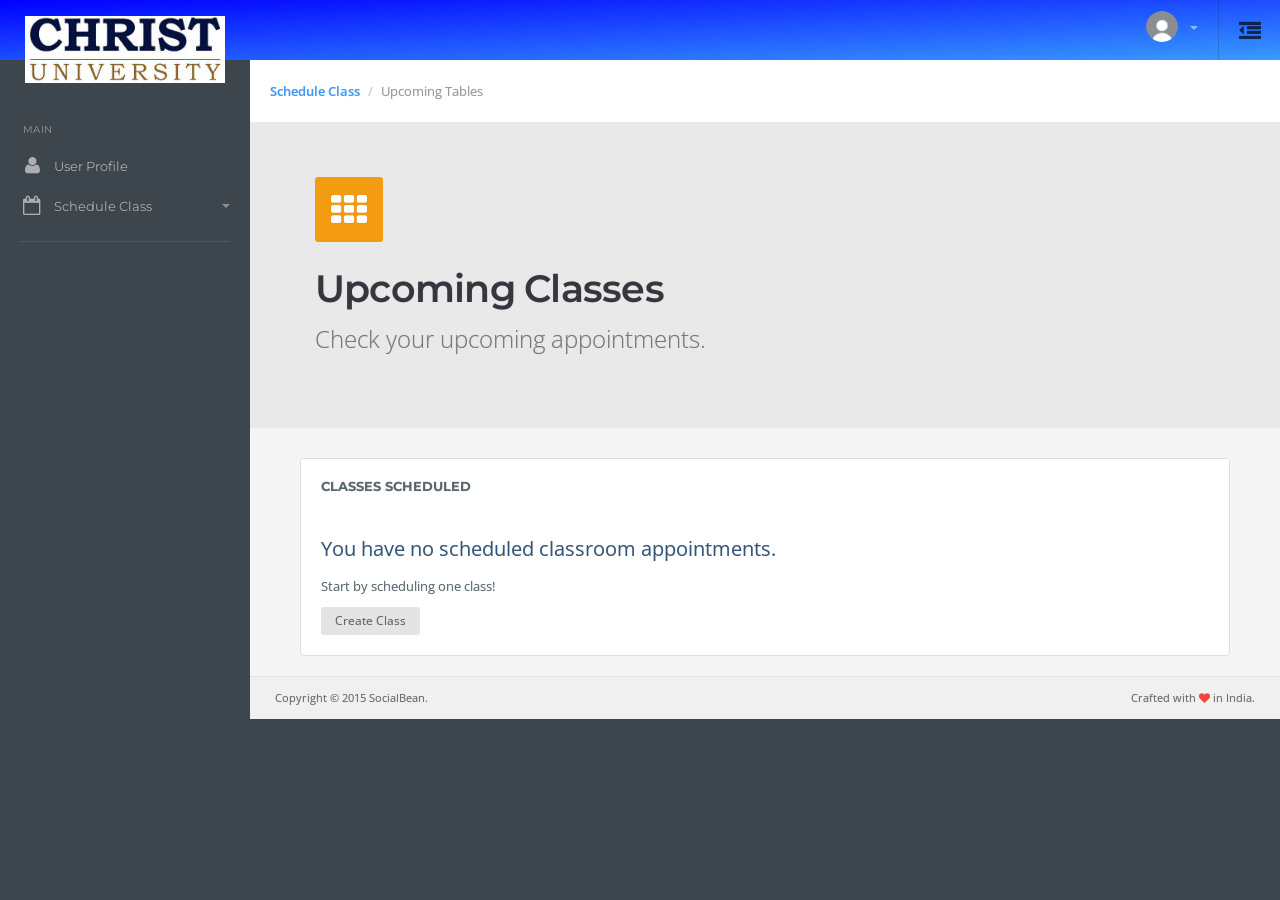
<file: index.html>
<!DOCTYPE html>
<html lang="en">
  <head>
  <meta charset="utf-8">
  <meta http-equiv="X-UA-Compatible" content="IE=edge">
  <meta name="viewport" content="width=device-width, initial-scale=1">
  <meta name="description" content="Social bean is a analogy for seamless video conference.">
  <meta name="keywords" content="socialbean, video, conference" />
  <title>SocialBean - Providing seamless video conference</title>

  <!-- ========== Css Files ========== -->
  <link href="css/root.css" rel="stylesheet">


  </head>
  <body  ng-app="myApp">
  <!-- Start Page Loading -->
  <div class="loading"><img src="img/loading.gif" alt="loading-img"></div>
  <!-- End Page Loading -->
 <!-- //////////////////////////////////////////////////////////////////////////// --> 
  <!-- START TOP -->
  <div id="top" class="clearfix">

    <!-- Start App Logo -->
    <div class="applogo">
      <a href="index.html" class="logo"><img src="img/logo_small.jpg"/></a>
    </div>
    <!-- End App Logo -->

    <!-- Start Sidebar Show Hide Button -->
    <!--<a href="#" class="sidebar-open-button"><i class="fa fa-bars"></i></a>
    <a href="#" class="sidebar-open-button-mobile"><i class="fa fa-bars"></i></a>-->
    <!-- End Sidebar Show Hide Button -->


    <!-- End Searchbox -->

    <!-- Start Top Menu -->
    <!--<ul class="topmenu">
      <li><a href="#">Files</a></li>
      <li><a href="#">Authors</a></li>
      <li class="dropdown">
        <a href="#" data-toggle="dropdown" class="dropdown-toggle">My Files <span class="caret"></span></a>
        <ul class="dropdown-menu">
          <li><a href="#">Videos</a></li>
          <li><a href="#">Pictures</a></li>
          <li><a href="#">Blog Posts</a></li>
        </ul>
      </li>
    </ul>-->
    <!-- End Top Menu -->


    <!-- Start Sidepanel Show-Hide Button todo-->
    <!--<a href="#sidepanel" class="sidepanel-open-button"><i class="fa fa-outdent"></i></a>-->
    <a href="javascript:void(0)" class="sidepanel-open-button"><i class="fa fa-outdent"></i></a>
    <!-- End Sidepanel Show-Hide Button -->

    <!-- Start Top Right -->
    <ul class="top-right">



    <!--<li class="dropdown link">
      <a href="#" data-toggle="dropdown" class="dropdown-toggle hdbutton">Create New <span class="caret"></span></a>
        <ul class="dropdown-menu dropdown-menu-list">
          <li><a href="#"><i class="fa falist fa-paper-plane-o"></i>Product or Item</a></li>
          <li><a href="#"><i class="fa falist fa-font"></i>Blog Post</a></li>
          <li><a href="#"><i class="fa falist fa-file-image-o"></i>Image Gallery</a></li>
          <li><a href="#"><i class="fa falist fa-file-video-o"></i>Video Gallery</a></li>
        </ul>
    </li>-->

    <!-- Start Searchbox -->
   <!-- <form class="searchform">
      <input type="text" class="searchbox" id="searchbox" placeholder="Search">
      <span class="searchbutton"><i class="fa fa-search"></i></span>
    </form>-->

    <!--<li class="link">
      <a href="#" class="notifications">6</a>
    </li>-->

    <li class="dropdown link" ng-controller="headerBarController">
      <a href="javascript:void(0);" data-toggle="dropdown" class="dropdown-toggle profilebox"><img src="img/defaultimg.png" alt="img"><b>{{username}}</b><span class="caret"></span></a>
        <ul class="dropdown-menu dropdown-menu-list dropdown-menu-right">
          <li role="presentation" class="dropdown-header">Profile</li>
          <!--<li><a href="#"><i class="fa falist fa-inbox"></i>Inbox<span class="badge label-danger">4</span></a></li>
          <li><a href="#"><i class="fa falist fa-file-o"></i>Files</a></li>
          <li><a href="#"><i class="fa falist fa-wrench"></i>Settings</a></li>
          <li class="divider"></li>
          <li><a href="#"><i class="fa falist fa-lock"></i> Lockscreen</a></li>-->
          <li><a ng-click="logout()"><i class="fa falist fa-power-off"></i> Logout</a></li>
        </ul>
    </li>

    </ul>
    <!-- End Top Right -->

  </div>
  <!-- END TOP -->
 <!-- //////////////////////////////////////////////////////////////////////////// --> 


<!-- //////////////////////////////////////////////////////////////////////////// --> 
<!-- START SIDEBAR -->
<div class="sidebar clearfix">

<ul class="sidebar-panel nav">
  <br/><br/>  <li class="sidetitle">MAIN</li>

  <li><a href="javascript:void(0);"><span class="icon color7"><i class="fa fa-user"></i></span> User Profile</a></li>
  <li><a href="javascript:void(0);"><span class="icon color8"><i class="fa fa-calendar-o"></i></span>Schedule Class<span class="caret"></span></a>
    <ul>
      <li><a href="#/admin/class/create">Create Class</a></li>
      <li><a href="#/admin/class/upcoming">Upcoming Class</a></li>
      <li><a href="#/admin/class/past">Past Classes</a></li>
    </ul>
  </li>
</ul>

<!--<ul class="sidebar-panel nav">
  <li class="sidetitle">MORE</li>
  <li><a href="grid.html"><span class="icon color15"><i class="fa fa-columns"></i></span>Grid System</a></li>
  <li><a href="maps.html"><span class="icon color7"><i class="fa fa-map-marker"></i></span>Maps</a></li>
  <li><a href="customizable.html"><span class="icon color10"><i class="fa fa-lightbulb-o"></i></span>Customizable</a></li>
  <li><a href="helper-classes.html"><span class="icon color8"><i class="fa fa-code"></i></span>Helper Classes</a></li>
  <li><a href="changelogs.html"><span class="icon color12"><i class="fa fa-file-text-o"></i></span>Changelogs</a></li>
</ul>

<div class="sidebar-plan">
  Pro Plan<a href="#" class="link">Upgrade</a>
  <div class="progress">
  <div class="progress-bar" role="progressbar" aria-valuenow="60" aria-valuemin="0" aria-valuemax="100" style="width: 60%;">
  </div>
</div>
<span class="space">42 GB / 100 GB</span>
</div>-->

</div>
<!-- END SIDEBAR -->
<!-- //////////////////////////////////////////////////////////////////////////// --> 

 <!-- //////////////////////////////////////////////////////////////////////////// --> 
<!-- START CONTENT -->
<div class="content">

  <div ng-view></div>


<!-- END CONTAINER -->
 <!-- //////////////////////////////////////////////////////////////////////////// -->

<!-- Start Footer -->
<div class="row footer">
  <div class="col-md-6 text-left">
  Copyright © 2015 SocialBean.
  </div>
  <div class="col-md-6 text-right">
    Crafted with <i class="fa fa-heart color10"></i> in India.
  </div> 
</div>
<!-- End Footer -->


</div>
<!-- End Content -->
 <!-- //////////////////////////////////////////////////////////////////////////// --> 


<!-- END SIDEPANEL -->
<!-- //////////////////////////////////////////////////////////////////////////// --> 


<!-- ================================================
jQuery Library
================================================ -->
<script type="text/javascript" src="js/jquery.min.js"></script>

<!-- ================================================
Bootstrap Core JavaScript File
================================================ -->
<script src="js/bootstrap/bootstrap.min.js"></script>


<!-- Angular JS Imports -->
<script type="text/javascript" src="js/angular/angular.min.js"></script>
<script type="text/javascript" src="js/angular/angular-route.min.js"></script>
<script type="text/javascript" src="js/application/app.js"></script>
<script type="text/javascript" src="js/application/constants.js"></script>
<script type="text/javascript" src="js/application/services.js"></script>
<script type="text/javascript" src="js/application/controllers/dashboard_controller.js"></script>
<script type="text/javascript" src="js/application/controllers/create_class_controller.js"></script>
<script type="text/javascript" src="js/application/controllers/past_class_controller.js"></script>
<script type="text/javascript" src="js/application/controllers/upcoming_class_controller.js"></script>
<script type="text/javascript" src="js/application/controllers/header_bar_controller.js"></script>

<!-- ================================================
Plugin.js - Some Specific JS codes for Plugin Settings
================================================ -->
<script type="text/javascript" src="js/plugins.js"></script>

<!-- ================================================
Bootstrap Select
================================================ -->
<script type="text/javascript" src="js/bootstrap-select/bootstrap-select.js"></script>

<!-- ================================================
Bootstrap Toggle
================================================ -->
<script type="text/javascript" src="js/bootstrap-toggle/bootstrap-toggle.min.js"></script>

<!-- ================================================
Bootstrap WYSIHTML5
================================================ -->
<!-- main file -->
<script type="text/javascript" src="js/bootstrap-wysihtml5/wysihtml5-0.3.0.min.js"></script>
<!-- bootstrap file -->
<script type="text/javascript" src="js/bootstrap-wysihtml5/bootstrap-wysihtml5.js"></script>

<!-- ================================================
Summernote
================================================ -->
<script type="text/javascript" src="js/summernote/summernote.min.js"></script>

<!-- ================================================
Easy Pie Chart
================================================ -->
<!-- main file -->
<script type="text/javascript" src="js/easypiechart/easypiechart.js"></script>
<!-- demo codes -->
<script type="text/javascript" src="js/easypiechart/easypiechart-plugin.js"></script>

<!-- ================================================
Sparkline
================================================ -->
<!-- main file -->
<script type="text/javascript" src="js/sparkline/sparkline.js"></script>
<!-- demo codes -->
<script type="text/javascript" src="js/sparkline/sparkline-plugin.js"></script>

<!-- ================================================
Data Tables
================================================ -->
<script src="js/datatables/datatables.min.js"></script>

<!-- ================================================
Sweet Alert
================================================ -->
<script src="js/sweet-alert/sweet-alert.min.js"></script>

<!-- ================================================
Kode Alert
================================================ -->
<script src="js/kode-alert/main.js"></script>

<!-- ================================================
Gmaps
================================================ -->
<!-- ================================================
jQuery UI
================================================ -->
<script type="text/javascript" src="js/jquery-ui/jquery-ui.min.js"></script>

<!-- ================================================
Moment.js
================================================ -->
<script type="text/javascript" src="js/moment/moment.min.js"></script>

<!-- ================================================
Full Calendar
================================================ -->
<script type="text/javascript" src="js/full-calendar/fullcalendar.js"></script>

<!-- ================================================
Bootstrap Date Range Picker
================================================ -->
<script type="text/javascript" src="js/date-range-picker/daterangepicker.js"></script>

<!-- ================================================
Below codes are only for index widgets
================================================ -->
<!-- Today Sales -->


</body>
</html>
</file>
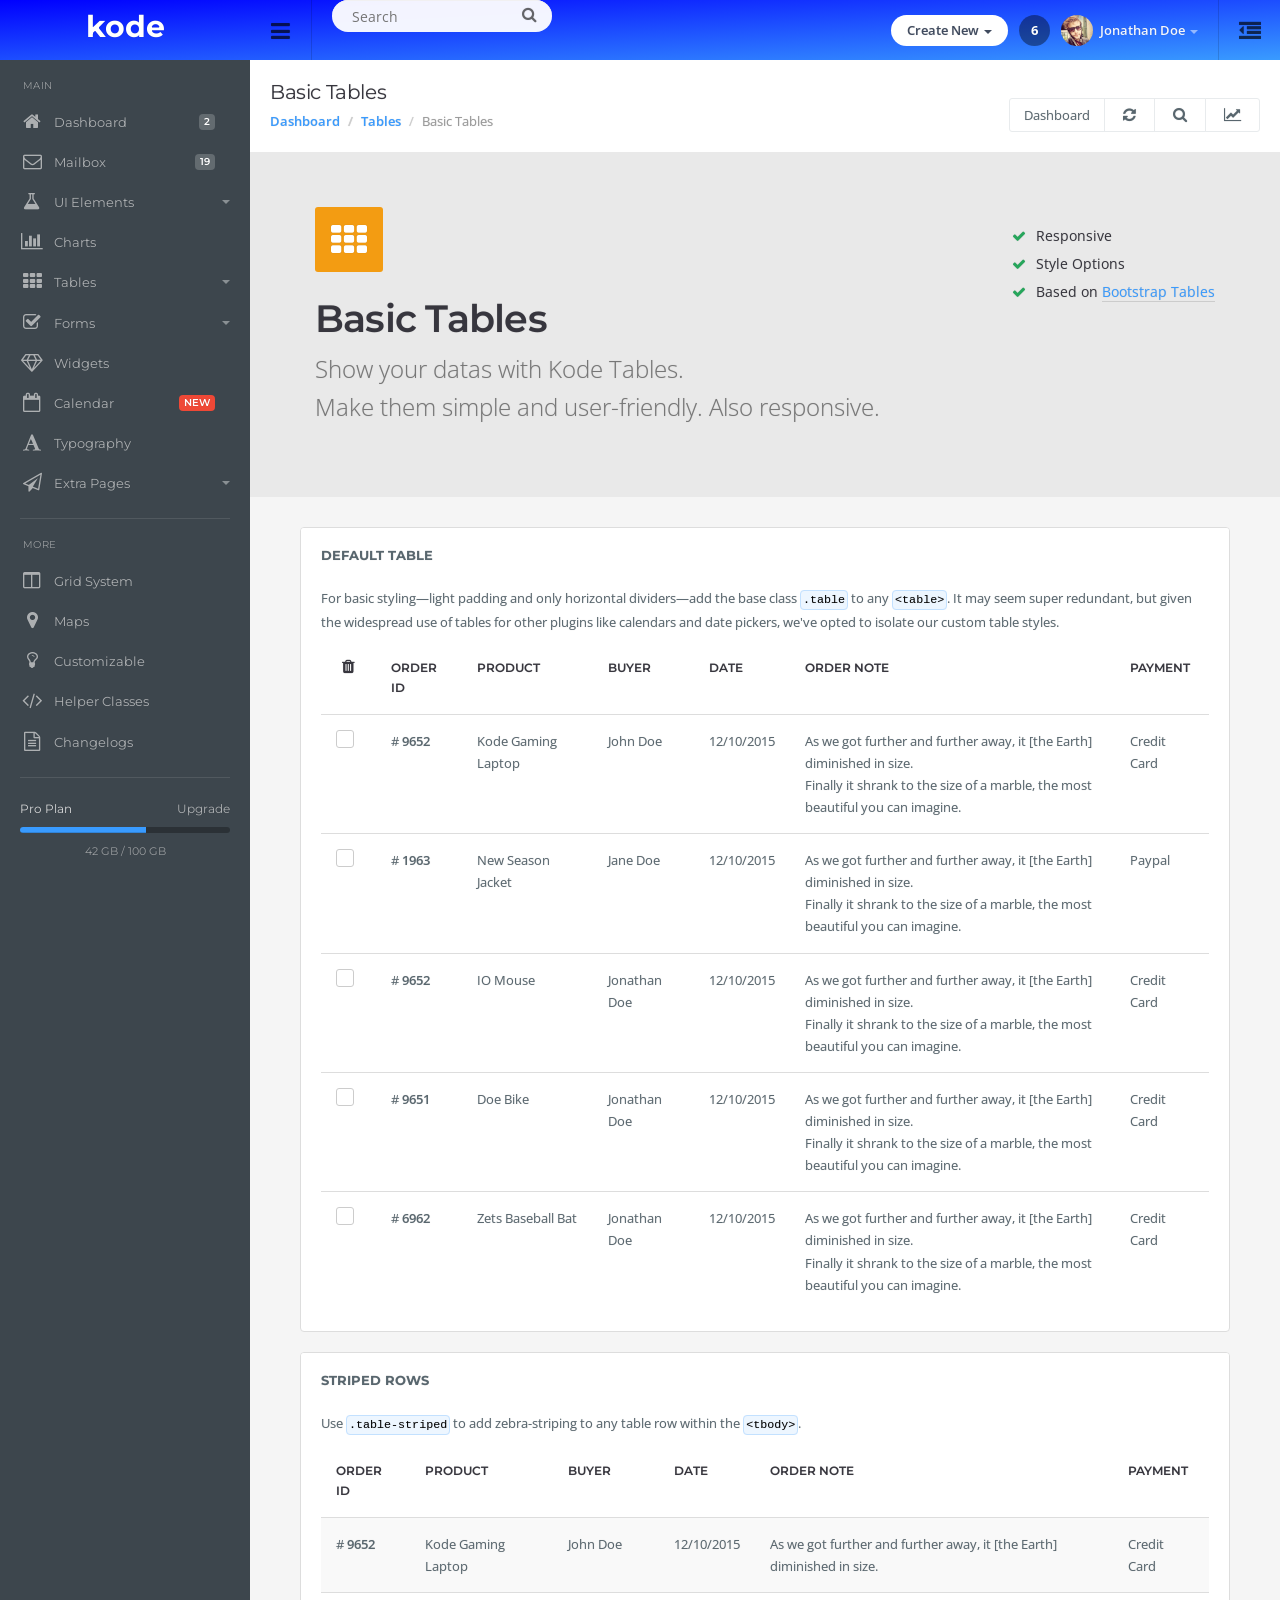
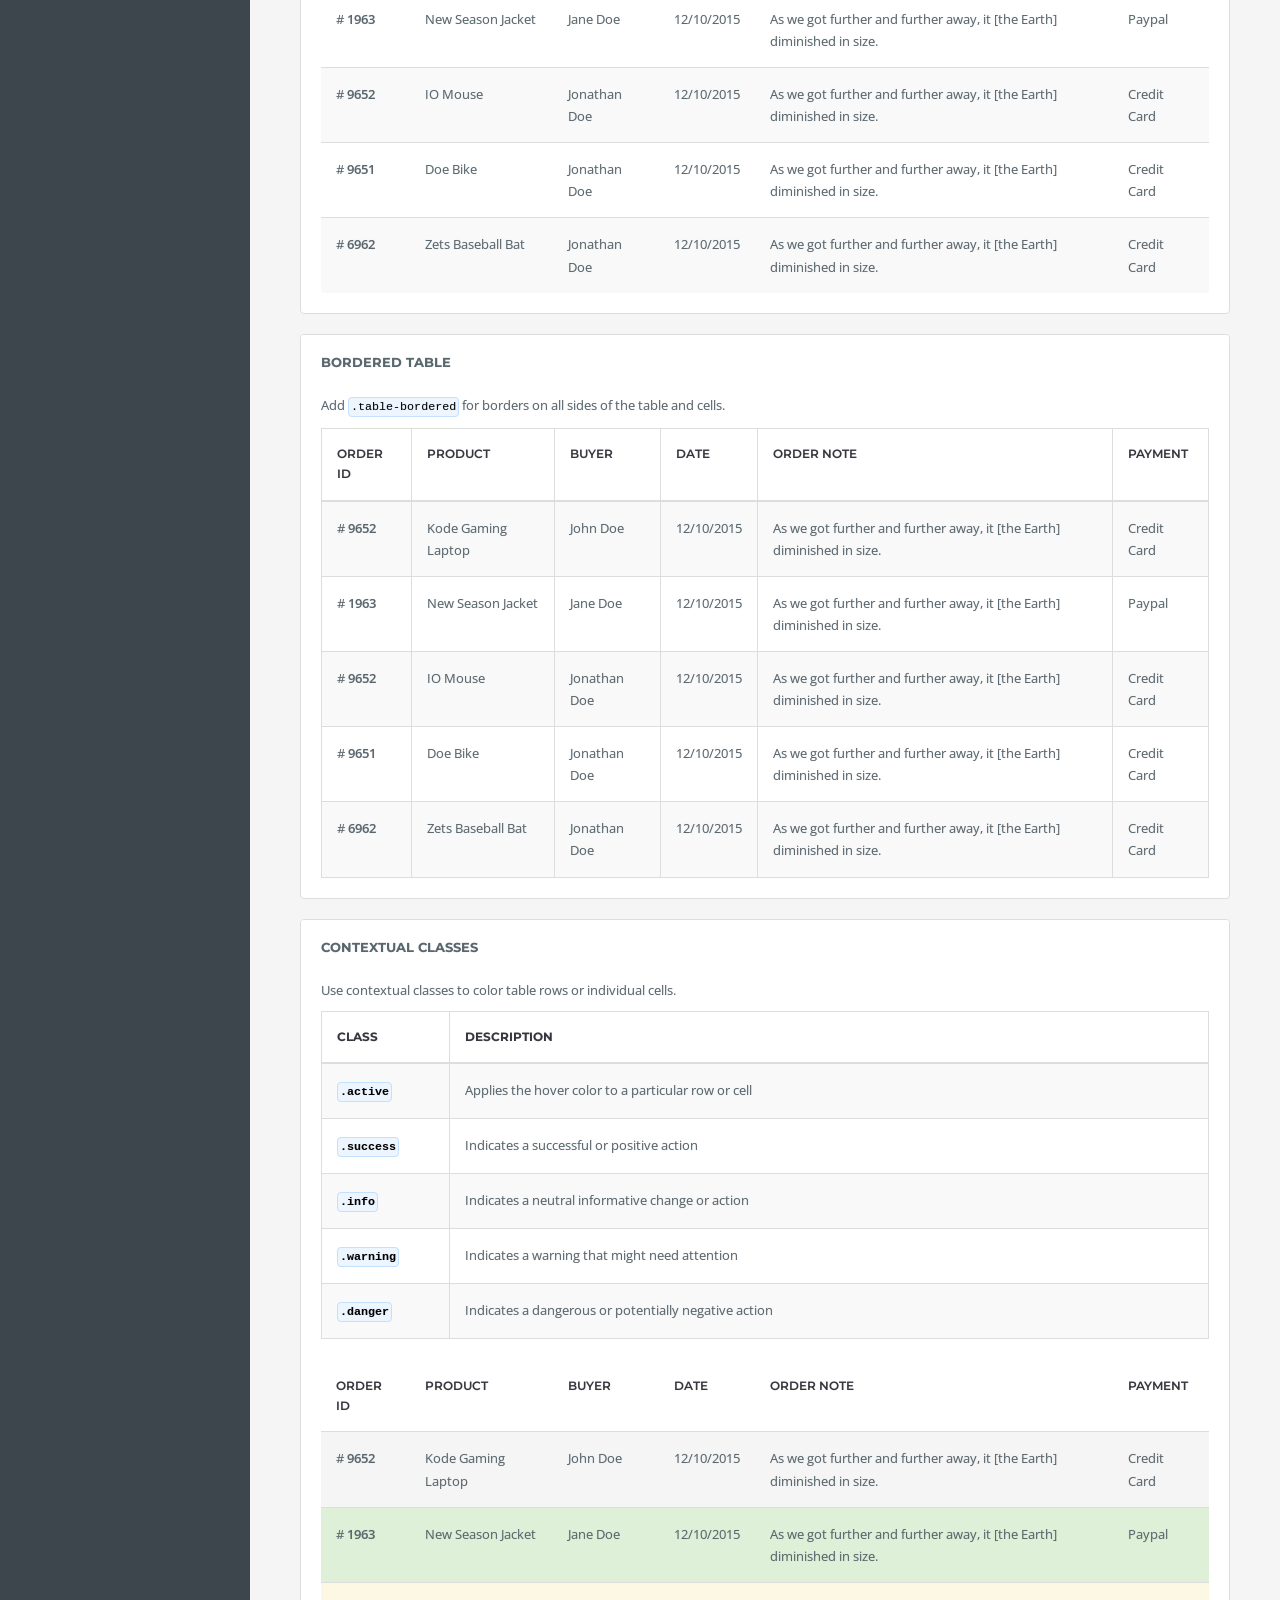
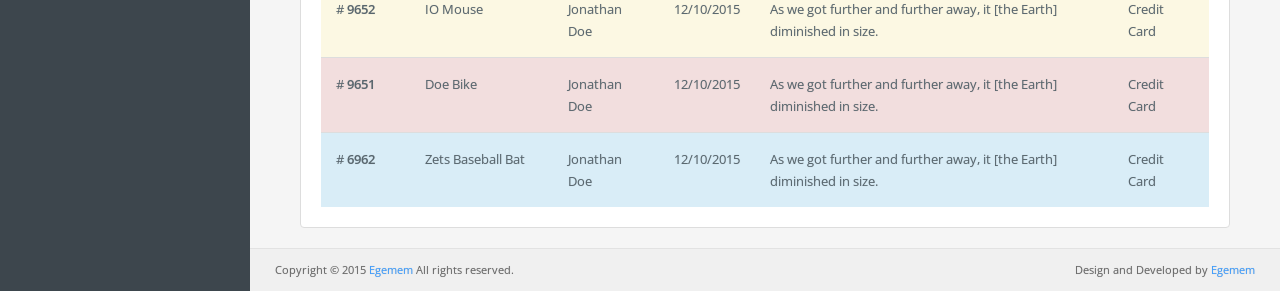
<file: basic-table.html>
<!DOCTYPE html>
<html lang="en">
  <head>
  <meta charset="utf-8">
  <meta http-equiv="X-UA-Compatible" content="IE=edge">
  <meta name="viewport" content="width=device-width, initial-scale=1">
  <meta name="description" content="Kode is a Premium Bootstrap Admin Template, It's responsive, clean coded and mobile friendly">
  <meta name="keywords" content="bootstrap, admin, dashboard, flat admin template, responsive," />
  <title>Kode - Premium Bootstrap Admin Template</title>

  <!-- ========== Css Files ========== -->
  <link href="css/root.css" rel="stylesheet">

  </head>
  <body>
  <!-- Start Page Loading -->
  <div class="loading"><img src="img/loading.gif" alt="loading-img"></div>
  <!-- End Page Loading -->

 <!-- //////////////////////////////////////////////////////////////////////////// --> 
  <!-- START TOP -->
  <div id="top" class="clearfix">

  	<!-- Start App Logo -->
  	<div class="applogo">
  		<a href="index.html" class="logo">kode</a>
  	</div>
  	<!-- End App Logo -->

    <!-- Start Sidebar Show Hide Button -->
    <a href="#" class="sidebar-open-button"><i class="fa fa-bars"></i></a>
    <a href="#" class="sidebar-open-button-mobile"><i class="fa fa-bars"></i></a>
    <!-- End Sidebar Show Hide Button -->

    <!-- Start Searchbox -->
    <form class="searchform">
      <input type="text" class="searchbox" id="searchbox" placeholder="Search">
      <span class="searchbutton"><i class="fa fa-search"></i></span>
    </form>
    <!-- End Searchbox -->

    <!-- Start Top Menu -->
    <ul class="topmenu">
      <li><a href="#">Files</a></li>
      <li><a href="#">Authors</a></li>
      <li class="dropdown">
        <a href="#" data-toggle="dropdown" class="dropdown-toggle">My Files <span class="caret"></span></a>
        <ul class="dropdown-menu">
          <li><a href="#">Videos</a></li>
          <li><a href="#">Pictures</a></li>
          <li><a href="#">Blog Posts</a></li>
        </ul>
      </li>
    </ul>
    <!-- End Top Menu -->

    <!-- Start Sidepanel Show-Hide Button -->
    <a href="#sidepanel" class="sidepanel-open-button"><i class="fa fa-outdent"></i></a>
    <!-- End Sidepanel Show-Hide Button -->

    <!-- Start Top Right -->
    <ul class="top-right">

    <li class="dropdown link">
      <a href="#" data-toggle="dropdown" class="dropdown-toggle hdbutton">Create New <span class="caret"></span></a>
        <ul class="dropdown-menu dropdown-menu-list">
          <li><a href="#"><i class="fa falist fa-paper-plane-o"></i>Product or Item</a></li>
          <li><a href="#"><i class="fa falist fa-font"></i>Blog Post</a></li>
          <li><a href="#"><i class="fa falist fa-file-image-o"></i>Image Gallery</a></li>
          <li><a href="#"><i class="fa falist fa-file-video-o"></i>Video Gallery</a></li>
        </ul>
    </li>

    <li class="link">
      <a href="#" class="notifications">6</a>
    </li>

    <li class="dropdown link">
      <a href="#" data-toggle="dropdown" class="dropdown-toggle profilebox"><img src="img/profileimg.png" alt="img"><b>Jonathan Doe</b><span class="caret"></span></a>
        <ul class="dropdown-menu dropdown-menu-list dropdown-menu-right">
          <li role="presentation" class="dropdown-header">Profile</li>
          <li><a href="#"><i class="fa falist fa-inbox"></i>Inbox<span class="badge label-danger">4</span></a></li>
          <li><a href="#"><i class="fa falist fa-file-o"></i>Files</a></li>
          <li><a href="#"><i class="fa falist fa-wrench"></i>Settings</a></li>
          <li class="divider"></li>
          <li><a href="#"><i class="fa falist fa-lock"></i> Lockscreen</a></li>
          <li><a href="#"><i class="fa falist fa-power-off"></i> Logout</a></li>
        </ul>
    </li>

    </ul>
    <!-- End Top Right -->

  </div>
  <!-- END TOP -->
 <!-- //////////////////////////////////////////////////////////////////////////// --> 

 <!-- //////////////////////////////////////////////////////////////////////////// --> 
<!-- START SIDEBAR -->
<div class="sidebar clearfix">

<ul class="sidebar-panel nav">
  <li class="sidetitle">MAIN</li>
  <li><a href="index.html"><span class="icon color5"><i class="fa fa-home"></i></span>Dashboard<span class="label label-default">2</span></a></li>
  <li><a href="mailbox.html"><span class="icon color6"><i class="fa fa-envelope-o"></i></span>Mailbox<span class="label label-default">19</span></a></li>
  <li><a href="#"><span class="icon color7"><i class="fa fa-flask"></i></span>UI Elements<span class="caret"></span></a>
    <ul>
      <li><a href="icons.html">Icons</a></li>
      <li><a href="tabs.html">Tabs</a></li>
      <li><a href="buttons.html">Buttons</a></li>
      <li><a href="panels.html">Panels</a></li>
      <li><a href="notifications.html">Notifications</a></li>
      <li><a href="modal-boxes.html">Modal Boxes</a></li>
      <li><a href="progress-bars.html">Progress Bars</a></li>
      <li><a href="others.html">Others<span class="label label-danger">NEW</span></a></li>
    </ul>
  </li>
  <li><a href="charts.html"><span class="icon color8"><i class="fa fa-bar-chart"></i></span>Charts</a></li>
  <li><a href="#"><span class="icon color9"><i class="fa fa-th"></i></span>Tables<span class="caret"></span></a>
    <ul>
      <li><a href="basic-table.html">Basic Tables</a></li>
      <li><a href="data-table.html">Data Tables</a></li>
    </ul>
  </li>
  <li><a href="#"><span class="icon color10"><i class="fa fa-check-square-o"></i></span>Forms<span class="caret"></span></a>
    <ul>
      <li><a href="form-elements.html">Form Elements</a></li>
      <li><a href="layouts.html">Form Layouts</a></li>
      <li><a href="text-editors.html">Text Editors</a></li>
    </ul>
  </li>
  <li><a href="widgets.html"><span class="icon color11"><i class="fa fa-diamond"></i></span>Widgets</a></li>
  <li><a href="calendar.html"><span class="icon color8"><i class="fa fa-calendar-o"></i></span>Calendar<span class="label label-danger">NEW</span></a></li>
  <li><a href="typography.html"><span class="icon color12"><i class="fa fa-font"></i></span>Typography</a></li>
  <li><a href="#"><span class="icon color14"><i class="fa fa-paper-plane-o"></i></span>Extra Pages<span class="caret"></span></a>
    <ul>
      <li><a href="social-profile.html">Social Profile</a></li>
      <li><a href="invoice.html">Invoice<span class="label label-danger">NEW</span></a></li>
      <li><a href="login.html">Login Page</a></li>
      <li><a href="register.html">Register</a></li>
      <li><a href="forgot-password.html">Forgot Password</a></li>
      <li><a href="lockscreen.html">Lockscreen</a></li>
      <li><a href="blank.html">Blank Page</a></li>
      <li><a href="contact.html">Contact</a></li>
      <li><a href="404.html">404 Page</a></li>
      <li><a href="500.html">500 Page</a></li>
    </ul>
  </li>
</ul>

<ul class="sidebar-panel nav">
  <li class="sidetitle">MORE</li>
  <li><a href="grid.html"><span class="icon color15"><i class="fa fa-columns"></i></span>Grid System</a></li>
  <li><a href="maps.html"><span class="icon color7"><i class="fa fa-map-marker"></i></span>Maps</a></li>
  <li><a href="customizable.html"><span class="icon color10"><i class="fa fa-lightbulb-o"></i></span>Customizable</a></li>
  <li><a href="helper-classes.html"><span class="icon color8"><i class="fa fa-code"></i></span>Helper Classes</a></li>
  <li><a href="changelogs.html"><span class="icon color12"><i class="fa fa-file-text-o"></i></span>Changelogs</a></li>
</ul>

<div class="sidebar-plan">
  Pro Plan<a href="#" class="link">Upgrade</a>
  <div class="progress">
  <div class="progress-bar" role="progressbar" aria-valuenow="60" aria-valuemin="0" aria-valuemax="100" style="width: 60%;">
  </div>
</div>
<span class="space">42 GB / 100 GB</span>
</div>

</div>
<!-- END SIDEBAR -->
<!-- //////////////////////////////////////////////////////////////////////////// --> 

 <!-- //////////////////////////////////////////////////////////////////////////// --> 
<!-- START CONTENT -->
<div class="content">

  <!-- Start Page Header -->
  <div class="page-header">
    <h1 class="title">Basic Tables</h1>
      <ol class="breadcrumb">
        <li><a href="index.html">Dashboard</a></li>
        <li><a href="#">Tables</a></li>
        <li class="active">Basic Tables</li>
      </ol>

    <!-- Start Page Header Right Div -->
    <div class="right">
      <div class="btn-group" role="group" aria-label="...">
        <a href="index.html" class="btn btn-light">Dashboard</a>
        <a href="#" class="btn btn-light"><i class="fa fa-refresh"></i></a>
        <a href="#" class="btn btn-light"><i class="fa fa-search"></i></a>
        <a href="#" class="btn btn-light" id="topstats"><i class="fa fa-line-chart"></i></a>
      </div>
    </div>
    <!-- End Page Header Right Div -->

  </div>
  <!-- End Page Header -->

  <!-- Start Presentation -->
  <div class="row presentation">

    <div class="col-lg-8 col-md-6 titles">
      <span class="icon color9-bg"><i class="fa fa-th"></i></span>
      <h1>Basic Tables</h1>
      <h4>Show your datas with Kode Tables. <br>Make them simple and user-friendly. Also responsive.</h4>
    </div>

    <div class="col-lg-4 col-md-6">
      <ul class="list-unstyled list">
        <li><i class="fa fa-check"></i>Responsive<li>
        <li><i class="fa fa-check"></i>Style Options<li>
        <li><i class="fa fa-check"></i>Based on <a href="http://getbootstrap.com/css/#tables" target="_blank">Bootstrap Tables</a><li>
      </ul>
    </div>

  </div>
  <!-- End Presentation -->


 <!-- //////////////////////////////////////////////////////////////////////////// --> 
<!-- START CONTAINER -->
<div class="container-padding">


  <!-- Start Row -->
  <div class="row">

    <!-- Start Panel -->
    <div class="col-md-12">
      <div class="panel panel-default">
        <div class="panel-title">
          Default Table
        </div>
        <div class="panel-body table-responsive">
          <p>For basic styling&mdash;light padding and only horizontal dividers&mdash;add the base class <code>.table</code> to any <code>&lt;table&gt;</code>. It may seem super redundant, but given the widespread use of tables for other plugins like calendars and date pickers, we've opted to isolate our custom table styles.</p>

          <table class="table table-hover">
            <thead>
              <tr>
                <td class="text-center"><i class="fa fa-trash"></i></td>
                <td>Order ID</td>
                <td>Product</td>
                <td>Buyer</td>
                <td>Date</td>
                <td>Order Note</td>
                <td>Payment</td>
              </tr>
            </thead>
            <tbody>
              <tr>
                <td class="text-center"><div class="checkbox margin-t-0"><input id="checkbox1" type="checkbox"><label for="checkbox1"></label></div></td>
                <td># <b>9652</b></td>
                <td>Kode Gaming Laptop</td>
                <td>John Doe</td>
                <td>12/10/2015</td>
                <td>As we got further and further away, it [the Earth] diminished in size. <br>Finally it shrank to the size of a marble, the most beautiful you can imagine.</td>
                <td>Credit Card</td>
              </tr>
              <tr>
                <td class="text-center"><div class="checkbox margin-t-0"><input id="checkbox2" type="checkbox"><label for="checkbox2"></label></div></td>
                <td># <b>1963</b></td>
                <td>New Season Jacket</td>
                <td>Jane Doe</td>
                <td>12/10/2015</td>
                <td>As we got further and further away, it [the Earth] diminished in size. <br>Finally it shrank to the size of a marble, the most beautiful you can imagine.</td>
                <td>Paypal</td>
              </tr>
              <tr>
                <td class="text-center"><div class="checkbox margin-t-0"><input id="checkbox3" type="checkbox"><label for="checkbox3"></label></div></td>
                <td># <b>9652</b></td>
                <td>IO Mouse</td>
                <td>Jonathan Doe</td>
                <td>12/10/2015</td>
                <td>As we got further and further away, it [the Earth] diminished in size. <br>Finally it shrank to the size of a marble, the most beautiful you can imagine.</td>
                <td>Credit Card</td>
              </tr>
              <tr>
                <td class="text-center"><div class="checkbox margin-t-0"><input id="checkbox4" type="checkbox"><label for="checkbox4"></label></div></td>
                <td># <b>9651</b></td>
                <td>Doe Bike</td>
                <td>Jonathan Doe</td>
                <td>12/10/2015</td>
                <td>As we got further and further away, it [the Earth] diminished in size. <br>Finally it shrank to the size of a marble, the most beautiful you can imagine.</td>
                <td>Credit Card</td>
              </tr>
              <tr>
                <td class="text-center"><div class="checkbox margin-t-0"><input id="checkbox5" type="checkbox"><label for="checkbox5"></label></div></td>
                <td># <b>6962</b></td>
                <td>Zets Baseball Bat</td>
                <td>Jonathan Doe</td>
                <td>12/10/2015</td>
                <td>As we got further and further away, it [the Earth] diminished in size. <br>Finally it shrank to the size of a marble, the most beautiful you can imagine.</td>
                <td>Credit Card</td>
              </tr>
            </tbody>
          </table>
        </div>

      </div>
    </div>
    <!-- End Panel -->

    <!-- Start Panel -->
    <div class="col-md-12">
      <div class="panel panel-default">

        <div class="panel-title">
          Striped rows
        </div>

        <div class="panel-body table-responsive">
          <p>Use <code>.table-striped</code> to add zebra-striping to any table row within the <code>&lt;tbody&gt;</code>.</p>

          <table class="table table-striped">
            <thead>
              <tr>
                <td>Order ID</td>
                <td>Product</td>
                <td>Buyer</td>
                <td>Date</td>
                <td>Order Note</td>
                <td>Payment</td>
              </tr>
            </thead>
            <tbody>
              <tr>
                <td># <b>9652</b></td>
                <td>Kode Gaming Laptop</td>
                <td>John Doe</td>
                <td>12/10/2015</td>
                <td>As we got further and further away, it [the Earth] diminished in size.</td>
                <td>Credit Card</td>
              </tr>
              <tr>
                <td># <b>1963</b></td>
                <td>New Season Jacket</td>
                <td>Jane Doe</td>
                <td>12/10/2015</td>
                <td>As we got further and further away, it [the Earth] diminished in size.</td>
                <td>Paypal</td>
              </tr>
              <tr>
                <td># <b>9652</b></td>
                <td>IO Mouse</td>
                <td>Jonathan Doe</td>
                <td>12/10/2015</td>
                <td>As we got further and further away, it [the Earth] diminished in size.</td>
                <td>Credit Card</td>
              </tr>
              <tr>
                <td># <b>9651</b></td>
                <td>Doe Bike</td>
                <td>Jonathan Doe</td>
                <td>12/10/2015</td>
                <td>As we got further and further away, it [the Earth] diminished in size.</td>
                <td>Credit Card</td>
              </tr>
              <tr>
                <td># <b>6962</b></td>
                <td>Zets Baseball Bat</td>
                <td>Jonathan Doe</td>
                <td>12/10/2015</td>
                <td>As we got further and further away, it [the Earth] diminished in size.</td>
                <td>Credit Card</td>
              </tr>
            </tbody>
          </table>
        </div>

      </div>
    </div>
    <!-- End Panel -->


    <!-- Start Panel -->
    <div class="col-md-12">
      <div class="panel panel-default">

        <div class="panel-title">
          Bordered table
        </div>

        <div class="panel-body">
          <p>Add <code>.table-bordered</code> for borders on all sides of the table and cells.</p>

          <table class="table table-bordered table-striped">
            <thead>
              <tr>
                <td>Order ID</td>
                <td>Product</td>
                <td>Buyer</td>
                <td>Date</td>
                <td>Order Note</td>
                <td>Payment</td>
              </tr>
            </thead>
            <tbody>
              <tr>
                <td># <b>9652</b></td>
                <td>Kode Gaming Laptop</td>
                <td>John Doe</td>
                <td>12/10/2015</td>
                <td>As we got further and further away, it [the Earth] diminished in size.</td>
                <td>Credit Card</td>
              </tr>
              <tr>
                <td># <b>1963</b></td>
                <td>New Season Jacket</td>
                <td>Jane Doe</td>
                <td>12/10/2015</td>
                <td>As we got further and further away, it [the Earth] diminished in size.</td>
                <td>Paypal</td>
              </tr>
              <tr>
                <td># <b>9652</b></td>
                <td>IO Mouse</td>
                <td>Jonathan Doe</td>
                <td>12/10/2015</td>
                <td>As we got further and further away, it [the Earth] diminished in size.</td>
                <td>Credit Card</td>
              </tr>
              <tr>
                <td># <b>9651</b></td>
                <td>Doe Bike</td>
                <td>Jonathan Doe</td>
                <td>12/10/2015</td>
                <td>As we got further and further away, it [the Earth] diminished in size.</td>
                <td>Credit Card</td>
              </tr>
              <tr>
                <td># <b>6962</b></td>
                <td>Zets Baseball Bat</td>
                <td>Jonathan Doe</td>
                <td>12/10/2015</td>
                <td>As we got further and further away, it [the Earth] diminished in size.</td>
                <td>Credit Card</td>
              </tr>
            </tbody>
          </table>
        </div>

      </div>
    </div>
    <!-- End Panel -->

    <!-- Start Panel -->
    <div class="col-md-12">
      <div class="panel panel-default">

        <div class="panel-title">
          Contextual classes
        </div>

        <div class="panel-body">
          <p>Use contextual classes to color table rows or individual cells.</p>
          <table class="table table-bordered table-striped">
            <colgroup>
              <col class="col-xs-1">
              <col class="col-xs-7">
            </colgroup>
            <thead>
              <tr>
                <th>Class</th>
                <th>Description</th>
              </tr>
            </thead>
            <tbody>
              <tr>
                <th scope="row">
                  <code>.active</code>
                </th>
                <td>Applies the hover color to a particular row or cell</td>
              </tr>
              <tr>
                <th scope="row">
                  <code>.success</code>
                </th>
                <td>Indicates a successful or positive action</td>
              </tr>
              <tr>
                <th scope="row">
                  <code>.info</code>
                </th>
                <td>Indicates a neutral informative change or action</td>
              </tr>
              <tr>
                <th scope="row">
                  <code>.warning</code>
                </th>
                <td>Indicates a warning that might need attention</td>
              </tr>
              <tr>
                <th scope="row">
                  <code>.danger</code>
                </th>
                <td>Indicates a dangerous or potentially negative action</td>
              </tr>
            </tbody>
          </table>

            <br>

          <table class="table">
            <thead>
              <tr>
                <td>Order ID</td>
                <td>Product</td>
                <td>Buyer</td>
                <td>Date</td>
                <td>Order Note</td>
                <td>Payment</td>
              </tr>
            </thead>
            <tbody>
              <tr class="active">
                <td># <b>9652</b></td>
                <td >Kode Gaming Laptop</td>
                <td>John Doe</td>
                <td>12/10/2015</td>
                <td>As we got further and further away, it [the Earth] diminished in size.</td>
                <td>Credit Card</td>
              </tr>
              <tr class="success">
                <td># <b>1963</b></td>
                <td>New Season Jacket</td>
                <td>Jane Doe</td>
                <td>12/10/2015</td>
                <td>As we got further and further away, it [the Earth] diminished in size.</td>
                <td>Paypal</td>
              </tr>
              <tr class="warning">
                <td># <b>9652</b></td>
                <td>IO Mouse</td>
                <td>Jonathan Doe</td>
                <td>12/10/2015</td>
                <td>As we got further and further away, it [the Earth] diminished in size.</td>
                <td>Credit Card</td>
              </tr>
              <tr class="danger">
                <td># <b>9651</b></td>
                <td>Doe Bike</td>
                <td>Jonathan Doe</td>
                <td>12/10/2015</td>
                <td>As we got further and further away, it [the Earth] diminished in size.</td>
                <td>Credit Card</td>
              </tr>
              <tr class="info">
                <td># <b>6962</b></td>
                <td>Zets Baseball Bat</td>
                <td>Jonathan Doe</td>
                <td>12/10/2015</td>
                <td>As we got further and further away, it [the Earth] diminished in size.</td>
                <td>Credit Card</td>
              </tr>
            </tbody>
          </table>
        </div>

      </div>
    </div>
    <!-- End Panel -->







  </div>
  <!-- End Row -->






</div>
<!-- END CONTAINER -->
 <!-- //////////////////////////////////////////////////////////////////////////// --> 


<!-- Start Footer -->
<div class="row footer">
  <div class="col-md-6 text-left">
  Copyright © 2015 <a href="http://themeforest.net/user/egemem/portfolio" target="_blank">Egemem</a> All rights reserved.
  </div>
  <div class="col-md-6 text-right">
    Design and Developed by <a href="http://themeforest.net/user/egemem/portfolio" target="_blank">Egemem</a>
  </div> 
</div>
<!-- End Footer -->


</div>
<!-- End Content -->
 <!-- //////////////////////////////////////////////////////////////////////////// --> 

<!-- //////////////////////////////////////////////////////////////////////////// --> 
<!-- START SIDEPANEL -->
<div role="tabpanel" class="sidepanel">

  <!-- Nav tabs -->
  <ul class="nav nav-tabs" role="tablist">
    <li role="presentation" class="active"><a href="#today" aria-controls="today" role="tab" data-toggle="tab">TODAY</a></li>
    <li role="presentation"><a href="#tasks" aria-controls="tasks" role="tab" data-toggle="tab">TASKS</a></li>
    <li role="presentation"><a href="#chat" aria-controls="chat" role="tab" data-toggle="tab">CHAT</a></li>
  </ul>

  <!-- Tab panes -->
  <div class="tab-content">

    <!-- Start Today -->
    <div role="tabpanel" class="tab-pane active" id="today">

      <div class="sidepanel-m-title">
        Today
        <span class="left-icon"><a href="#"><i class="fa fa-refresh"></i></a></span>
        <span class="right-icon"><a href="#"><i class="fa fa-file-o"></i></a></span>
      </div>

      <div class="gn-title">NEW</div>

      <ul class="list-w-title">
        <li>
          <a href="#">
            <span class="label label-danger">ORDER</span>
            <span class="date">9 hours ago</span>
            <h4>New Jacket 2.0</h4>
            Etiam auctor porta augue sit amet facilisis. Sed libero nisi, scelerisque.
          </a>
        </li>
        <li>
          <a href="#">
            <span class="label label-success">COMMENT</span>
            <span class="date">14 hours ago</span>
            <h4>Bill Jackson</h4>
            Etiam auctor porta augue sit amet facilisis. Sed libero nisi, scelerisque.
          </a>
        </li>
        <li>
          <a href="#">
            <span class="label label-info">MEETING</span>
            <span class="date">at 2:30 PM</span>
            <h4>Developer Team</h4>
            Etiam auctor porta augue sit amet facilisis. Sed libero nisi, scelerisque.
          </a>
        </li>
        <li>
          <a href="#">
            <span class="label label-warning">EVENT</span>
            <span class="date">3 days left</span>
            <h4>Birthday Party</h4>
            Etiam auctor porta augue sit amet facilisis. Sed libero nisi, scelerisque.
          </a>
        </li>
      </ul>

    </div>
    <!-- End Today -->

    <!-- Start Tasks -->
    <div role="tabpanel" class="tab-pane" id="tasks">

      <div class="sidepanel-m-title">
        To-do List
        <span class="left-icon"><a href="#"><i class="fa fa-pencil"></i></a></span>
        <span class="right-icon"><a href="#"><i class="fa fa-trash"></i></a></span>
      </div>

      <div class="gn-title">TODAY</div>

      <ul class="todo-list">
        <li class="checkbox checkbox-primary">
          <input id="checkboxside1" type="checkbox"><label for="checkboxside1">Add new products</label>
        </li>
        
        <li class="checkbox checkbox-primary">
          <input id="checkboxside2" type="checkbox"><label for="checkboxside2"><b>May 12, 6:30 pm</b> Meeting with Team</label>
        </li>
        
        <li class="checkbox checkbox-warning">
          <input id="checkboxside3" type="checkbox"><label for="checkboxside3">Design Facebook page</label>
        </li>
        
        <li class="checkbox checkbox-info">
          <input id="checkboxside4" type="checkbox"><label for="checkboxside4">Send Invoice to customers</label>
        </li>
        
        <li class="checkbox checkbox-danger">
          <input id="checkboxside5" type="checkbox"><label for="checkboxside5">Meeting with developer team</label>
        </li>
      </ul>

      <div class="gn-title">TOMORROW</div>
      <ul class="todo-list">
        <li class="checkbox checkbox-warning">
          <input id="checkboxside6" type="checkbox"><label for="checkboxside6">Redesign our company blog</label>
        </li>
        
        <li class="checkbox checkbox-success">
          <input id="checkboxside7" type="checkbox"><label for="checkboxside7">Finish client work</label>
        </li>
        
        <li class="checkbox checkbox-info">
          <input id="checkboxside8" type="checkbox"><label for="checkboxside8">Call Johnny from Developer Team</label>
        </li>

      </ul>
    </div>    
    <!-- End Tasks -->

    <!-- Start Chat -->
    <div role="tabpanel" class="tab-pane" id="chat">

      <div class="sidepanel-m-title">
        Friend List
        <span class="left-icon"><a href="#"><i class="fa fa-pencil"></i></a></span>
        <span class="right-icon"><a href="#"><i class="fa fa-trash"></i></a></span>
      </div>

      <div class="gn-title">ONLINE MEMBERS (3)</div>
      <ul class="group">
        <li class="member"><a href="#"><img src="img/profileimg.png" alt="img"><b>Allice Mingham</b>Los Angeles</a><span class="status online"></span></li>
        <li class="member"><a href="#"><img src="img/profileimg2.png" alt="img"><b>James Throwing</b>Las Vegas</a><span class="status busy"></span></li>
        <li class="member"><a href="#"><img src="img/profileimg3.png" alt="img"><b>Fred Stonefield</b>New York</a><span class="status away"></span></li>
        <li class="member"><a href="#"><img src="img/profileimg4.png" alt="img"><b>Chris M. Johnson</b>California</a><span class="status online"></span></li>
      </ul>

      <div class="gn-title">OFFLINE MEMBERS (8)</div>
     <ul class="group">
        <li class="member"><a href="#"><img src="img/profileimg5.png" alt="img"><b>Allice Mingham</b>Los Angeles</a><span class="status offline"></span></li>
        <li class="member"><a href="#"><img src="img/profileimg6.png" alt="img"><b>James Throwing</b>Las Vegas</a><span class="status offline"></span></li>
      </ul>

      <form class="search">
        <input type="text" class="form-control" placeholder="Search a Friend...">
      </form>
    </div>
    <!-- End Chat -->

  </div>

</div>
<!-- END SIDEPANEL -->
<!-- //////////////////////////////////////////////////////////////////////////// --> 



<!-- ================================================
jQuery Library
================================================ -->
<script type="text/javascript" src="js/jquery.min.js"></script>

<!-- ================================================
Bootstrap Core JavaScript File
================================================ -->
<script src="js/bootstrap/bootstrap.min.js"></script>

<!-- ================================================
Plugin.js - Some Specific JS codes for Plugin Settings
================================================ -->
<script type="text/javascript" src="js/plugins.js"></script>


</body>
</html>
</file>
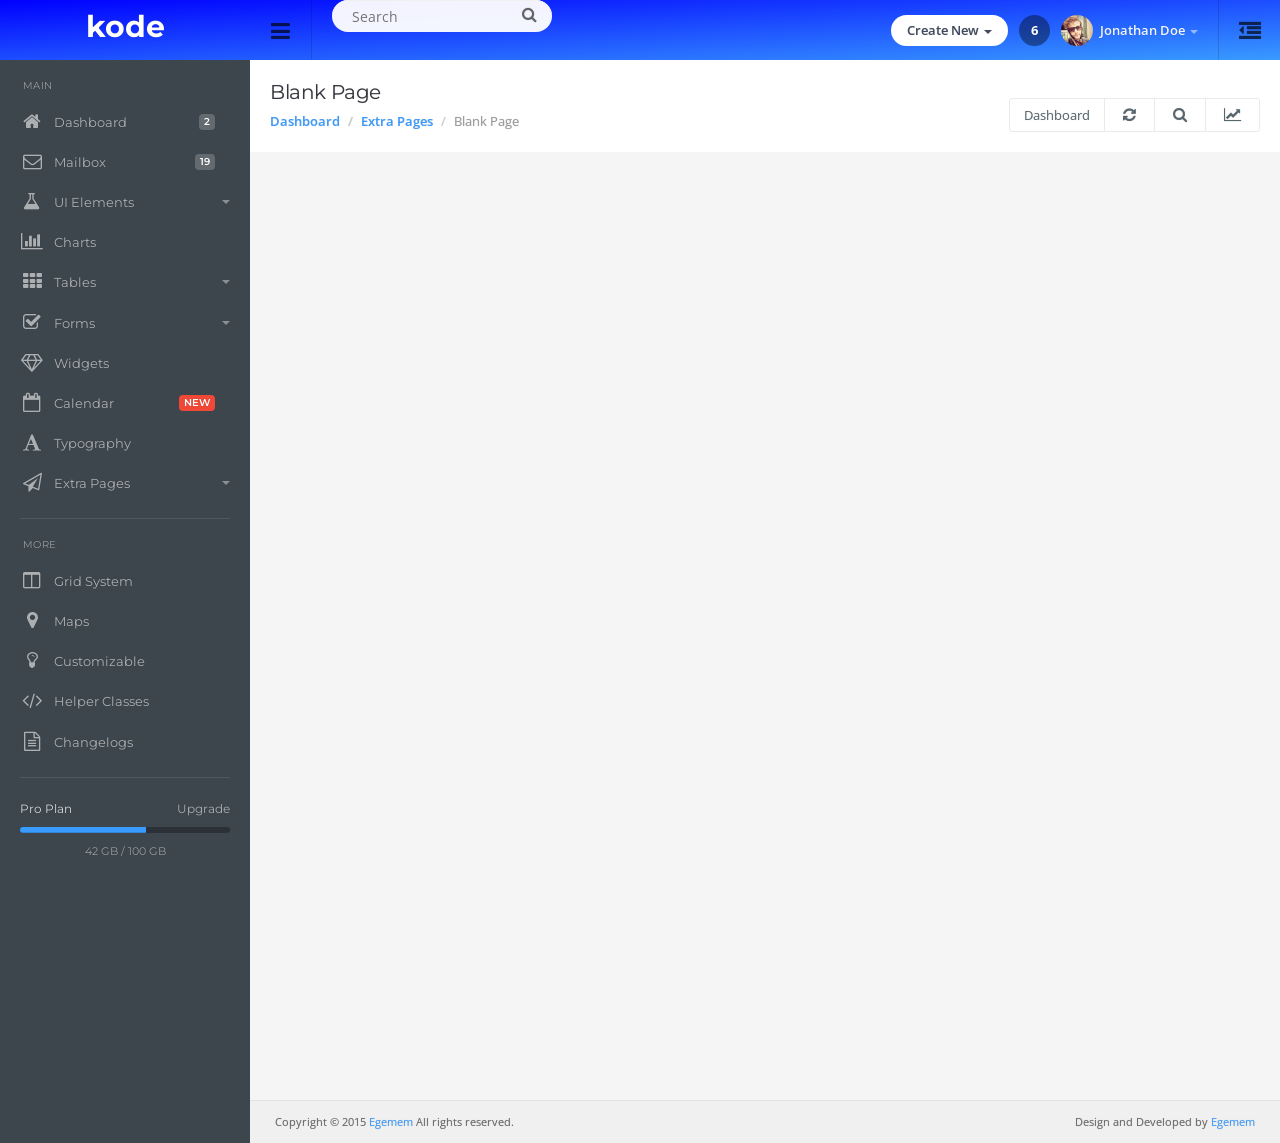
<file: blank.html>
<!DOCTYPE html>
<html lang="en">
  <head>
  <meta charset="utf-8">
  <meta http-equiv="X-UA-Compatible" content="IE=edge">
  <meta name="viewport" content="width=device-width, initial-scale=1">
  <meta name="description" content="Kode is a Premium Bootstrap Admin Template, It's responsive, clean coded and mobile friendly">
  <meta name="keywords" content="bootstrap, admin, dashboard, flat admin template, responsive," />
  <title>Kode - Premium Bootstrap Admin Template</title>

  <!-- ========== Css Files ========== -->
  <link href="css/root.css" rel="stylesheet">

  </head>
  <body>
  <!-- Start Page Loading -->
  <div class="loading"><img src="img/loading.gif" alt="loading-img"></div>
  <!-- End Page Loading -->
 <!-- //////////////////////////////////////////////////////////////////////////// --> 
  <!-- START TOP -->
  <div id="top" class="clearfix">

  	<!-- Start App Logo -->
  	<div class="applogo">
  		<a href="index.html" class="logo">kode</a>
  	</div>
  	<!-- End App Logo -->

    <!-- Start Sidebar Show Hide Button -->
    <a href="#" class="sidebar-open-button"><i class="fa fa-bars"></i></a>
    <a href="#" class="sidebar-open-button-mobile"><i class="fa fa-bars"></i></a>
    <!-- End Sidebar Show Hide Button -->

    <!-- Start Searchbox -->
    <form class="searchform">
      <input type="text" class="searchbox" id="searchbox" placeholder="Search">
      <span class="searchbutton"><i class="fa fa-search"></i></span>
    </form>
    <!-- End Searchbox -->

    <!-- Start Top Menu -->
    <ul class="topmenu">
      <li><a href="#">Files</a></li>
      <li><a href="#">Authors</a></li>
      <li class="dropdown">
        <a href="#" data-toggle="dropdown" class="dropdown-toggle">My Files <span class="caret"></span></a>
        <ul class="dropdown-menu">
          <li><a href="#">Videos</a></li>
          <li><a href="#">Pictures</a></li>
          <li><a href="#">Blog Posts</a></li>
        </ul>
      </li>
    </ul>
    <!-- End Top Menu -->

    <!-- Start Sidepanel Show-Hide Button -->
    <a href="#sidepanel" class="sidepanel-open-button"><i class="fa fa-outdent"></i></a>
    <!-- End Sidepanel Show-Hide Button -->

    <!-- Start Top Right -->
    <ul class="top-right">

    <li class="dropdown link">
      <a href="#" data-toggle="dropdown" class="dropdown-toggle hdbutton">Create New <span class="caret"></span></a>
        <ul class="dropdown-menu dropdown-menu-list">
          <li><a href="#"><i class="fa falist fa-paper-plane-o"></i>Product or Item</a></li>
          <li><a href="#"><i class="fa falist fa-font"></i>Blog Post</a></li>
          <li><a href="#"><i class="fa falist fa-file-image-o"></i>Image Gallery</a></li>
          <li><a href="#"><i class="fa falist fa-file-video-o"></i>Video Gallery</a></li>
        </ul>
    </li>

    <li class="link">
      <a href="#" class="notifications">6</a>
    </li>

    <li class="dropdown link">
      <a href="#" data-toggle="dropdown" class="dropdown-toggle profilebox"><img src="img/profileimg.png" alt="img"><b>Jonathan Doe</b><span class="caret"></span></a>
        <ul class="dropdown-menu dropdown-menu-list dropdown-menu-right">
          <li role="presentation" class="dropdown-header">Profile</li>
          <li><a href="#"><i class="fa falist fa-inbox"></i>Inbox<span class="badge label-danger">4</span></a></li>
          <li><a href="#"><i class="fa falist fa-file-o"></i>Files</a></li>
          <li><a href="#"><i class="fa falist fa-wrench"></i>Settings</a></li>
          <li class="divider"></li>
          <li><a href="#"><i class="fa falist fa-lock"></i> Lockscreen</a></li>
          <li><a href="#"><i class="fa falist fa-power-off"></i> Logout</a></li>
        </ul>
    </li>

    </ul>
    <!-- End Top Right -->

  </div>
  <!-- END TOP -->
 <!-- //////////////////////////////////////////////////////////////////////////// --> 

 <!-- //////////////////////////////////////////////////////////////////////////// --> 
<!-- START SIDEBAR -->
<div class="sidebar clearfix">

<ul class="sidebar-panel nav">
  <li class="sidetitle">MAIN</li>
  <li><a href="index.html"><span class="icon color5"><i class="fa fa-home"></i></span>Dashboard<span class="label label-default">2</span></a></li>
  <li><a href="mailbox.html"><span class="icon color6"><i class="fa fa-envelope-o"></i></span>Mailbox<span class="label label-default">19</span></a></li>
  <li><a href="#"><span class="icon color7"><i class="fa fa-flask"></i></span>UI Elements<span class="caret"></span></a>
    <ul>
      <li><a href="icons.html">Icons</a></li>
      <li><a href="tabs.html">Tabs</a></li>
      <li><a href="buttons.html">Buttons</a></li>
      <li><a href="panels.html">Panels</a></li>
      <li><a href="notifications.html">Notifications</a></li>
      <li><a href="modal-boxes.html">Modal Boxes</a></li>
      <li><a href="progress-bars.html">Progress Bars</a></li>
      <li><a href="others.html">Others<span class="label label-danger">NEW</span></a></li>
    </ul>
  </li>
  <li><a href="charts.html"><span class="icon color8"><i class="fa fa-bar-chart"></i></span>Charts</a></li>
  <li><a href="#"><span class="icon color9"><i class="fa fa-th"></i></span>Tables<span class="caret"></span></a>
    <ul>
      <li><a href="basic-table.html">Basic Tables</a></li>
      <li><a href="data-table.html">Data Tables</a></li>
    </ul>
  </li>
  <li><a href="#"><span class="icon color10"><i class="fa fa-check-square-o"></i></span>Forms<span class="caret"></span></a>
    <ul>
      <li><a href="form-elements.html">Form Elements</a></li>
      <li><a href="layouts.html">Form Layouts</a></li>
      <li><a href="text-editors.html">Text Editors</a></li>
    </ul>
  </li>
  <li><a href="widgets.html"><span class="icon color11"><i class="fa fa-diamond"></i></span>Widgets</a></li>
  <li><a href="calendar.html"><span class="icon color8"><i class="fa fa-calendar-o"></i></span>Calendar<span class="label label-danger">NEW</span></a></li>
  <li><a href="typography.html"><span class="icon color12"><i class="fa fa-font"></i></span>Typography</a></li>
  <li><a href="#"><span class="icon color14"><i class="fa fa-paper-plane-o"></i></span>Extra Pages<span class="caret"></span></a>
    <ul>
      <li><a href="social-profile.html">Social Profile</a></li>
      <li><a href="invoice.html">Invoice<span class="label label-danger">NEW</span></a></li>
      <li><a href="login.html">Login Page</a></li>
      <li><a href="register.html">Register</a></li>
      <li><a href="forgot-password.html">Forgot Password</a></li>
      <li><a href="lockscreen.html">Lockscreen</a></li>
      <li><a href="blank.html">Blank Page</a></li>
      <li><a href="contact.html">Contact</a></li>
      <li><a href="404.html">404 Page</a></li>
      <li><a href="500.html">500 Page</a></li>
    </ul>
  </li>
</ul>

<ul class="sidebar-panel nav">
  <li class="sidetitle">MORE</li>
  <li><a href="grid.html"><span class="icon color15"><i class="fa fa-columns"></i></span>Grid System</a></li>
  <li><a href="maps.html"><span class="icon color7"><i class="fa fa-map-marker"></i></span>Maps</a></li>
  <li><a href="customizable.html"><span class="icon color10"><i class="fa fa-lightbulb-o"></i></span>Customizable</a></li>
  <li><a href="helper-classes.html"><span class="icon color8"><i class="fa fa-code"></i></span>Helper Classes</a></li>
  <li><a href="changelogs.html"><span class="icon color12"><i class="fa fa-file-text-o"></i></span>Changelogs</a></li>
</ul>

<div class="sidebar-plan">
  Pro Plan<a href="#" class="link">Upgrade</a>
  <div class="progress">
  <div class="progress-bar" role="progressbar" aria-valuenow="60" aria-valuemin="0" aria-valuemax="100" style="width: 60%;">
  </div>
</div>
<span class="space">42 GB / 100 GB</span>
</div>

</div>
<!-- END SIDEBAR -->
<!-- //////////////////////////////////////////////////////////////////////////// --> 

 <!-- //////////////////////////////////////////////////////////////////////////// --> 
<!-- START CONTENT -->
<div class="content">

  <!-- Start Page Header -->
  <div class="page-header">
    <h1 class="title">Blank Page</h1>
      <ol class="breadcrumb">
        <li><a href="index.html">Dashboard</a></li>
        <li><a href="#">Extra Pages</a></li>
        <li class="active">Blank Page</li>
      </ol>

    <!-- Start Page Header Right Div -->
    <div class="right">
      <div class="btn-group" role="group" aria-label="...">
        <a href="index.html" class="btn btn-light">Dashboard</a>
        <a href="#" class="btn btn-light"><i class="fa fa-refresh"></i></a>
        <a href="#" class="btn btn-light"><i class="fa fa-search"></i></a>
        <a href="#" class="btn btn-light" id="topstats"><i class="fa fa-line-chart"></i></a>
      </div>
    </div>
    <!-- End Page Header Right Div -->

  </div>
  <!-- End Page Header -->

 <!-- //////////////////////////////////////////////////////////////////////////// --> 
<!-- START CONTAINER -->
<div class="container-default">


<br><br><br><br><br><br><br><br><br><br><br><br><br><br><br><br><br><br><br><br><br>
<br><br><br><br><br><br><br><br><br><br><br><br><br><br><br><br><br><br><br><br><br>



</div>
<!-- END CONTAINER -->
 <!-- //////////////////////////////////////////////////////////////////////////// --> 


<!-- Start Footer -->
<div class="row footer">
  <div class="col-md-6 text-left">
  Copyright © 2015 <a href="http://themeforest.net/user/egemem/portfolio" target="_blank">Egemem</a> All rights reserved.
  </div>
  <div class="col-md-6 text-right">
    Design and Developed by <a href="http://themeforest.net/user/egemem/portfolio" target="_blank">Egemem</a>
  </div> 
</div>
<!-- End Footer -->


</div>
<!-- End Content -->
 <!-- //////////////////////////////////////////////////////////////////////////// --> 

<!-- //////////////////////////////////////////////////////////////////////////// --> 
<!-- START SIDEPANEL -->
<div role="tabpanel" class="sidepanel">

  <!-- Nav tabs -->
  <ul class="nav nav-tabs" role="tablist">
    <li role="presentation" class="active"><a href="#today" aria-controls="today" role="tab" data-toggle="tab">TODAY</a></li>
    <li role="presentation"><a href="#tasks" aria-controls="tasks" role="tab" data-toggle="tab">TASKS</a></li>
    <li role="presentation"><a href="#chat" aria-controls="chat" role="tab" data-toggle="tab">CHAT</a></li>
  </ul>

  <!-- Tab panes -->
  <div class="tab-content">

    <!-- Start Today -->
    <div role="tabpanel" class="tab-pane active" id="today">

      <div class="sidepanel-m-title">
        Today
        <span class="left-icon"><a href="#"><i class="fa fa-refresh"></i></a></span>
        <span class="right-icon"><a href="#"><i class="fa fa-file-o"></i></a></span>
      </div>

      <div class="gn-title">NEW</div>

      <ul class="list-w-title">
        <li>
          <a href="#">
            <span class="label label-danger">ORDER</span>
            <span class="date">9 hours ago</span>
            <h4>New Jacket 2.0</h4>
            Etiam auctor porta augue sit amet facilisis. Sed libero nisi, scelerisque.
          </a>
        </li>
        <li>
          <a href="#">
            <span class="label label-success">COMMENT</span>
            <span class="date">14 hours ago</span>
            <h4>Bill Jackson</h4>
            Etiam auctor porta augue sit amet facilisis. Sed libero nisi, scelerisque.
          </a>
        </li>
        <li>
          <a href="#">
            <span class="label label-info">MEETING</span>
            <span class="date">at 2:30 PM</span>
            <h4>Developer Team</h4>
            Etiam auctor porta augue sit amet facilisis. Sed libero nisi, scelerisque.
          </a>
        </li>
        <li>
          <a href="#">
            <span class="label label-warning">EVENT</span>
            <span class="date">3 days left</span>
            <h4>Birthday Party</h4>
            Etiam auctor porta augue sit amet facilisis. Sed libero nisi, scelerisque.
          </a>
        </li>
      </ul>

    </div>
    <!-- End Today -->

    <!-- Start Tasks -->
    <div role="tabpanel" class="tab-pane" id="tasks">

      <div class="sidepanel-m-title">
        To-do List
        <span class="left-icon"><a href="#"><i class="fa fa-pencil"></i></a></span>
        <span class="right-icon"><a href="#"><i class="fa fa-trash"></i></a></span>
      </div>

      <div class="gn-title">TODAY</div>

      <ul class="todo-list">
        <li class="checkbox checkbox-primary">
          <input id="checkboxside1" type="checkbox"><label for="checkboxside1">Add new products</label>
        </li>
        
        <li class="checkbox checkbox-primary">
          <input id="checkboxside2" type="checkbox"><label for="checkboxside2"><b>May 12, 6:30 pm</b> Meeting with Team</label>
        </li>
        
        <li class="checkbox checkbox-warning">
          <input id="checkboxside3" type="checkbox"><label for="checkboxside3">Design Facebook page</label>
        </li>
        
        <li class="checkbox checkbox-info">
          <input id="checkboxside4" type="checkbox"><label for="checkboxside4">Send Invoice to customers</label>
        </li>
        
        <li class="checkbox checkbox-danger">
          <input id="checkboxside5" type="checkbox"><label for="checkboxside5">Meeting with developer team</label>
        </li>
      </ul>

      <div class="gn-title">TOMORROW</div>
      <ul class="todo-list">
        <li class="checkbox checkbox-warning">
          <input id="checkboxside6" type="checkbox"><label for="checkboxside6">Redesign our company blog</label>
        </li>
        
        <li class="checkbox checkbox-success">
          <input id="checkboxside7" type="checkbox"><label for="checkboxside7">Finish client work</label>
        </li>
        
        <li class="checkbox checkbox-info">
          <input id="checkboxside8" type="checkbox"><label for="checkboxside8">Call Johnny from Developer Team</label>
        </li>

      </ul>
    </div>    
    <!-- End Tasks -->

    <!-- Start Chat -->
    <div role="tabpanel" class="tab-pane" id="chat">

      <div class="sidepanel-m-title">
        Friend List
        <span class="left-icon"><a href="#"><i class="fa fa-pencil"></i></a></span>
        <span class="right-icon"><a href="#"><i class="fa fa-trash"></i></a></span>
      </div>

      <div class="gn-title">ONLINE MEMBERS (3)</div>
      <ul class="group">
        <li class="member"><a href="#"><img src="img/profileimg.png" alt="img"><b>Allice Mingham</b>Los Angeles</a><span class="status online"></span></li>
        <li class="member"><a href="#"><img src="img/profileimg2.png" alt="img"><b>James Throwing</b>Las Vegas</a><span class="status busy"></span></li>
        <li class="member"><a href="#"><img src="img/profileimg3.png" alt="img"><b>Fred Stonefield</b>New York</a><span class="status away"></span></li>
        <li class="member"><a href="#"><img src="img/profileimg4.png" alt="img"><b>Chris M. Johnson</b>California</a><span class="status online"></span></li>
      </ul>

      <div class="gn-title">OFFLINE MEMBERS (8)</div>
     <ul class="group">
        <li class="member"><a href="#"><img src="img/profileimg5.png" alt="img"><b>Allice Mingham</b>Los Angeles</a><span class="status offline"></span></li>
        <li class="member"><a href="#"><img src="img/profileimg6.png" alt="img"><b>James Throwing</b>Las Vegas</a><span class="status offline"></span></li>
      </ul>

      <form class="search">
        <input type="text" class="form-control" placeholder="Search a Friend...">
      </form>
    </div>
    <!-- End Chat -->

  </div>

</div>
<!-- END SIDEPANEL -->
<!-- //////////////////////////////////////////////////////////////////////////// --> 



<!-- ================================================
jQuery Library
================================================ -->
<script type="text/javascript" src="js/jquery.min.js"></script>

<!-- ================================================
Bootstrap Core JavaScript File
================================================ -->
<script src="js/bootstrap/bootstrap.min.js"></script>

<!-- ================================================
Plugin.js - Some Specific JS codes for Plugin Settings
================================================ -->
<script type="text/javascript" src="js/plugins.js"></script>


</body>
</html>
</file>
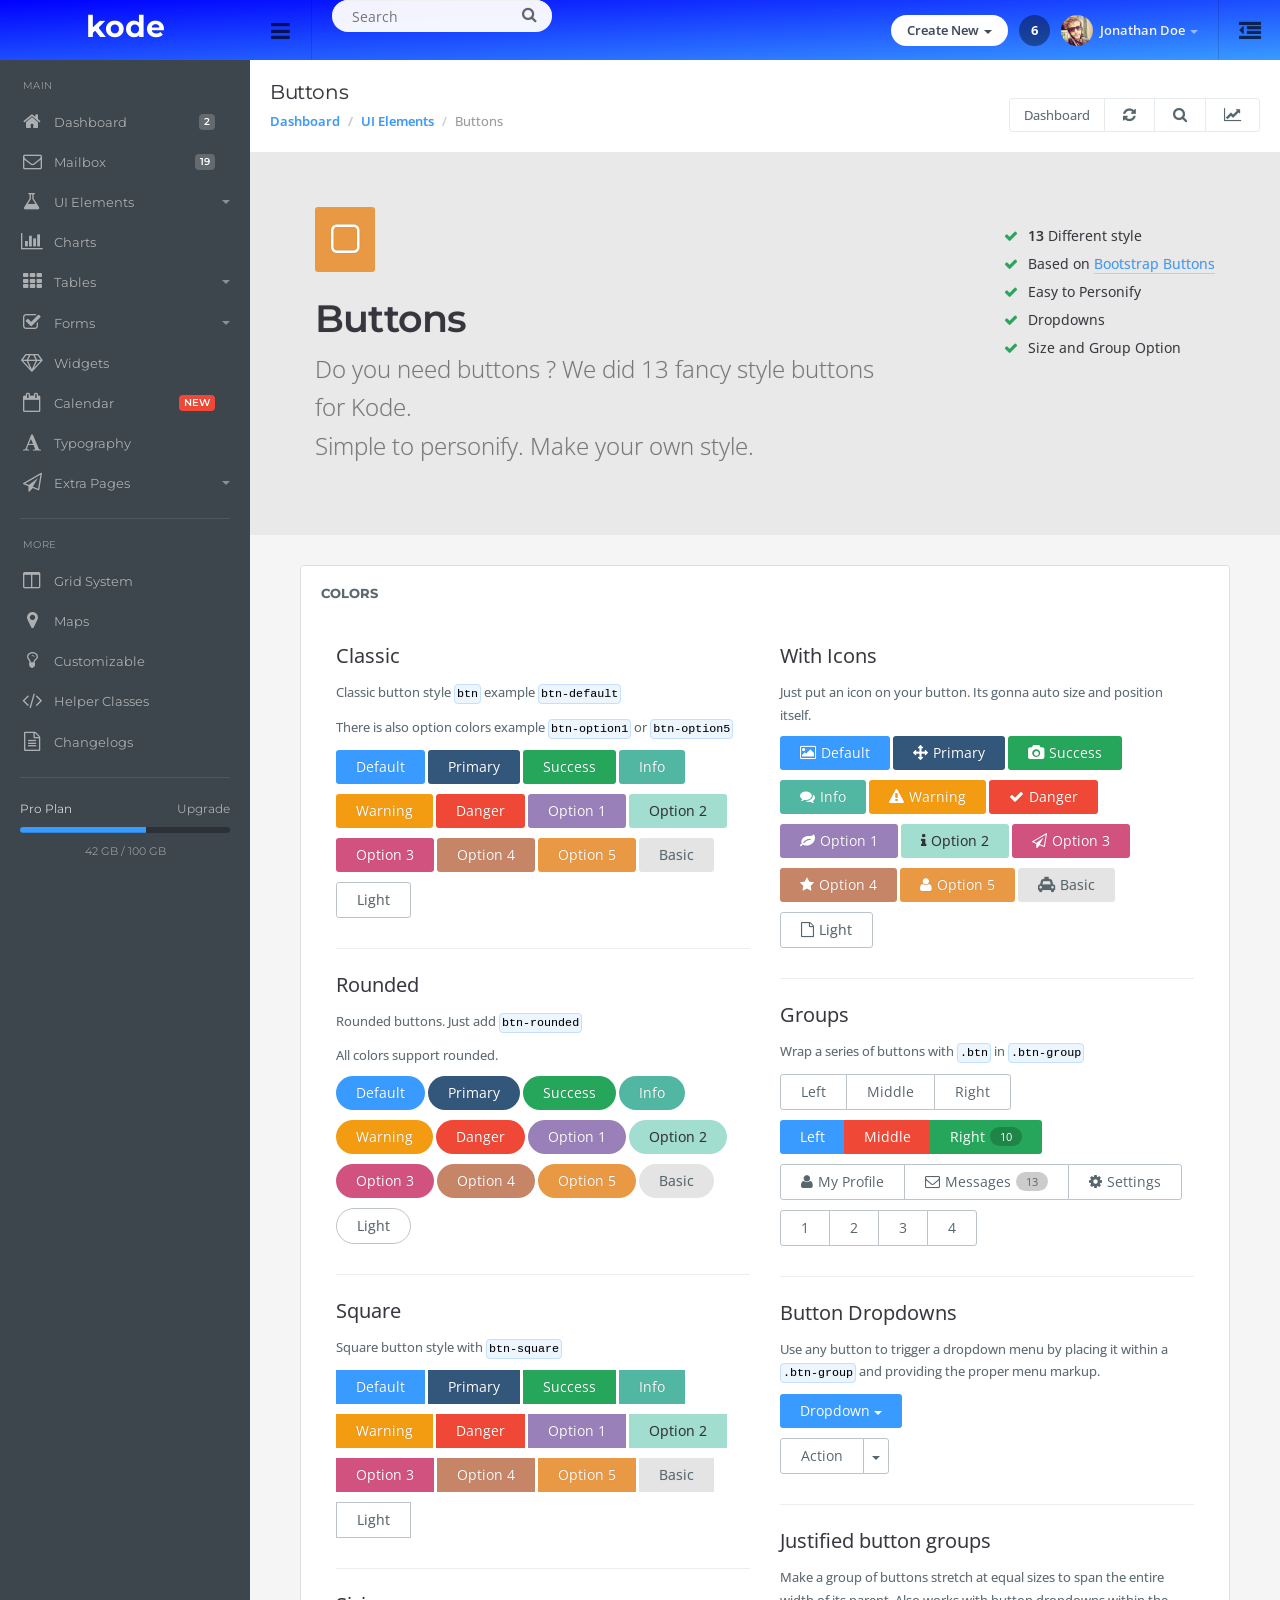
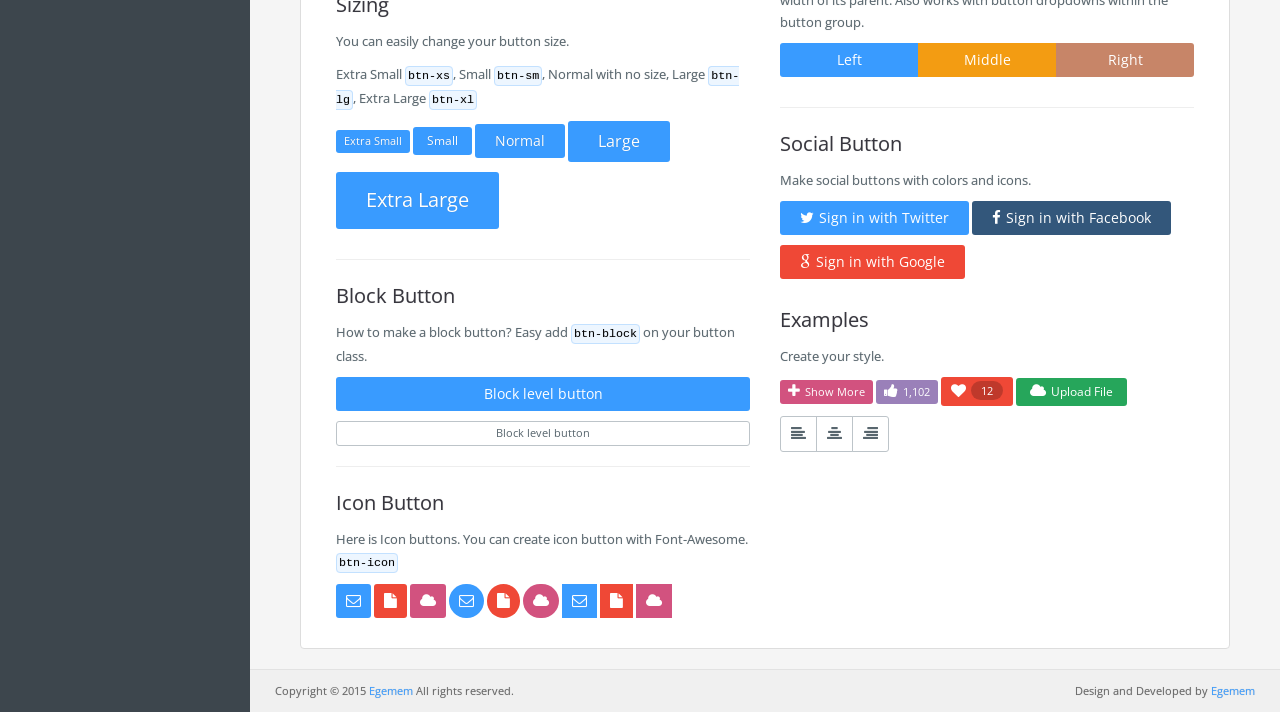
<file: buttons.html>
<!DOCTYPE html>
<html lang="en">
  <head>
  <meta charset="utf-8">
  <meta http-equiv="X-UA-Compatible" content="IE=edge">
  <meta name="viewport" content="width=device-width, initial-scale=1">
  <meta name="description" content="Kode is a Premium Bootstrap Admin Template, It's responsive, clean coded and mobile friendly">
  <meta name="keywords" content="bootstrap, admin, dashboard, flat admin template, responsive," />
  <title>tKode - Premium Bootstrap Admin Template</title>

  <!-- ========== Css Files ========== -->
  <link href="css/root.css" rel="stylesheet">

  </head>
  <body>
  <!-- Start Page Loading -->
  <div class="loading"><img src="img/loading.gif" alt="loading-img"></div>
  <!-- End Page Loading -->
 <!-- //////////////////////////////////////////////////////////////////////////// --> 
  <!-- START TOP -->
  <div id="top" class="clearfix">

    <!-- Start App Logo -->
    <div class="applogo">
      <a href="index.html" class="logo">kode</a>
    </div>
    <!-- End App Logo -->

    <!-- Start Sidebar Show Hide Button -->
    <a href="#" class="sidebar-open-button"><i class="fa fa-bars"></i></a>
    <a href="#" class="sidebar-open-button-mobile"><i class="fa fa-bars"></i></a>
    <!-- End Sidebar Show Hide Button -->

    <!-- Start Searchbox -->
    <form class="searchform">
      <input type="text" class="searchbox" id="searchbox" placeholder="Search">
      <span class="searchbutton"><i class="fa fa-search"></i></span>
    </form>
    <!-- End Searchbox -->

    <!-- Start Top Menu -->
    <ul class="topmenu">
      <li><a href="#">Files</a></li>
      <li><a href="#">Authors</a></li>
      <li class="dropdown">
        <a href="#" data-toggle="dropdown" class="dropdown-toggle">My Files <span class="caret"></span></a>
        <ul class="dropdown-menu">
          <li><a href="#">Videos</a></li>
          <li><a href="#">Pictures</a></li>
          <li><a href="#">Blog Posts</a></li>
        </ul>
      </li>
    </ul>
    <!-- End Top Menu -->

    <!-- Start Sidepanel Show-Hide Button -->
    <a href="#sidepanel" class="sidepanel-open-button"><i class="fa fa-outdent"></i></a>
    <!-- End Sidepanel Show-Hide Button -->

    <!-- Start Top Right -->
    <ul class="top-right">

    <li class="dropdown link">
      <a href="#" data-toggle="dropdown" class="dropdown-toggle hdbutton">Create New <span class="caret"></span></a>
        <ul class="dropdown-menu dropdown-menu-list">
          <li><a href="#"><i class="fa falist fa-paper-plane-o"></i>Product or Item</a></li>
          <li><a href="#"><i class="fa falist fa-font"></i>Blog Post</a></li>
          <li><a href="#"><i class="fa falist fa-file-image-o"></i>Image Gallery</a></li>
          <li><a href="#"><i class="fa falist fa-file-video-o"></i>Video Gallery</a></li>
        </ul>
    </li>

    <li class="link">
      <a href="#" class="notifications">6</a>
    </li>

    <li class="dropdown link">
      <a href="#" data-toggle="dropdown" class="dropdown-toggle profilebox"><img src="img/profileimg.png" alt="img"><b>Jonathan Doe</b><span class="caret"></span></a>
        <ul class="dropdown-menu dropdown-menu-list dropdown-menu-right">
          <li role="presentation" class="dropdown-header">Profile</li>
          <li><a href="#"><i class="fa falist fa-inbox"></i>Inbox<span class="badge label-danger">4</span></a></li>
          <li><a href="#"><i class="fa falist fa-file-o"></i>Files</a></li>
          <li><a href="#"><i class="fa falist fa-wrench"></i>Settings</a></li>
          <li class="divider"></li>
          <li><a href="#"><i class="fa falist fa-lock"></i> Lockscreen</a></li>
          <li><a href="#"><i class="fa falist fa-power-off"></i> Logout</a></li>
        </ul>
    </li>

    </ul>
    <!-- End Top Right -->

  </div>
  <!-- END TOP -->
 <!-- //////////////////////////////////////////////////////////////////////////// --> 

 <!-- //////////////////////////////////////////////////////////////////////////// --> 
<!-- START SIDEBAR -->
<div class="sidebar clearfix">

<ul class="sidebar-panel nav">
  <li class="sidetitle">MAIN</li>
  <li><a href="index.html"><span class="icon color5"><i class="fa fa-home"></i></span>Dashboard<span class="label label-default">2</span></a></li>
  <li><a href="mailbox.html"><span class="icon color6"><i class="fa fa-envelope-o"></i></span>Mailbox<span class="label label-default">19</span></a></li>
  <li><a href="#"><span class="icon color7"><i class="fa fa-flask"></i></span>UI Elements<span class="caret"></span></a>
    <ul>
      <li><a href="icons.html">Icons</a></li>
      <li><a href="tabs.html">Tabs</a></li>
      <li><a href="buttons.html">Buttons</a></li>
      <li><a href="panels.html">Panels</a></li>
      <li><a href="notifications.html">Notifications</a></li>
      <li><a href="modal-boxes.html">Modal Boxes</a></li>
      <li><a href="progress-bars.html">Progress Bars</a></li>
      <li><a href="others.html">Others<span class="label label-danger">NEW</span></a></li>
    </ul>
  </li>
  <li><a href="charts.html"><span class="icon color8"><i class="fa fa-bar-chart"></i></span>Charts</a></li>
  <li><a href="#"><span class="icon color9"><i class="fa fa-th"></i></span>Tables<span class="caret"></span></a>
    <ul>
      <li><a href="basic-table.html">Basic Tables</a></li>
      <li><a href="data-table.html">Data Tables</a></li>
    </ul>
  </li>
  <li><a href="#"><span class="icon color10"><i class="fa fa-check-square-o"></i></span>Forms<span class="caret"></span></a>
    <ul>
      <li><a href="form-elements.html">Form Elements</a></li>
      <li><a href="layouts.html">Form Layouts</a></li>
      <li><a href="text-editors.html">Text Editors</a></li>
    </ul>
  </li>
  <li><a href="widgets.html"><span class="icon color11"><i class="fa fa-diamond"></i></span>Widgets</a></li>
  <li><a href="calendar.html"><span class="icon color8"><i class="fa fa-calendar-o"></i></span>Calendar<span class="label label-danger">NEW</span></a></li>
  <li><a href="typography.html"><span class="icon color12"><i class="fa fa-font"></i></span>Typography</a></li>
  <li><a href="#"><span class="icon color14"><i class="fa fa-paper-plane-o"></i></span>Extra Pages<span class="caret"></span></a>
    <ul>
      <li><a href="social-profile.html">Social Profile</a></li>
      <li><a href="invoice.html">Invoice<span class="label label-danger">NEW</span></a></li>
      <li><a href="login.html">Login Page</a></li>
      <li><a href="register.html">Register</a></li>
      <li><a href="forgot-password.html">Forgot Password</a></li>
      <li><a href="lockscreen.html">Lockscreen</a></li>
      <li><a href="blank.html">Blank Page</a></li>
      <li><a href="contact.html">Contact</a></li>
      <li><a href="404.html">404 Page</a></li>
      <li><a href="500.html">500 Page</a></li>
    </ul>
  </li>
</ul>

<ul class="sidebar-panel nav">
  <li class="sidetitle">MORE</li>
  <li><a href="grid.html"><span class="icon color15"><i class="fa fa-columns"></i></span>Grid System</a></li>
  <li><a href="maps.html"><span class="icon color7"><i class="fa fa-map-marker"></i></span>Maps</a></li>
  <li><a href="customizable.html"><span class="icon color10"><i class="fa fa-lightbulb-o"></i></span>Customizable</a></li>
  <li><a href="helper-classes.html"><span class="icon color8"><i class="fa fa-code"></i></span>Helper Classes</a></li>
  <li><a href="changelogs.html"><span class="icon color12"><i class="fa fa-file-text-o"></i></span>Changelogs</a></li>
</ul>

<div class="sidebar-plan">
  Pro Plan<a href="#" class="link">Upgrade</a>
  <div class="progress">
  <div class="progress-bar" role="progressbar" aria-valuenow="60" aria-valuemin="0" aria-valuemax="100" style="width: 60%;">
  </div>
</div>
<span class="space">42 GB / 100 GB</span>
</div>

</div>
<!-- END SIDEBAR -->
<!-- //////////////////////////////////////////////////////////////////////////// --> 

 <!-- //////////////////////////////////////////////////////////////////////////// --> 
<!-- START CONTENT -->
<div class="content">

  <!-- Start Page Header -->
  <div class="page-header">
    <h1 class="title">Buttons</h1>
      <ol class="breadcrumb">
        <li><a href="index.html">Dashboard</a></li>
        <li><a href="#">UI Elements</a></li>
        <li class="active">Buttons</li>
      </ol>

    <!-- Start Page Header Right Div -->
    <div class="right">
      <div class="btn-group" role="group" aria-label="...">
        <a href="index.html" class="btn btn-light">Dashboard</a>
        <a href="#" class="btn btn-light"><i class="fa fa-refresh"></i></a>
        <a href="#" class="btn btn-light"><i class="fa fa-search"></i></a>
        <a href="#" class="btn btn-light" id="topstats"><i class="fa fa-line-chart"></i></a>
      </div>
    </div>
    <!-- End Page Header Right Div -->

  </div>
  <!-- End Page Header -->



  <!-- Start Presentation -->
  <div class="row presentation">

    <div class="col-lg-8 col-md-6 titles">
      <span class="icon color15-bg"><i class="fa fa-square-o"></i></span>
      <h1>Buttons</h1>
      <h4>Do you need buttons ? We did 13 fancy style buttons for Kode.<br> Simple to personify. Make your own style.</h4>
    </div>

    <div class="col-lg-4 col-md-6">
      <ul class="list-unstyled list">
        <li><i class="fa fa-check"></i><b>13</b> Different style<li>
        <li><i class="fa fa-check"></i>Based on <a href="http://getbootstrap.com/" target="_blank">Bootstrap Buttons</a><li>
        <li><i class="fa fa-check"></i>Easy to Personify<li>
        <li><i class="fa fa-check"></i>Dropdowns<li>
        <li><i class="fa fa-check"></i>Size and Group Option<li>
      </ul>
    </div>

  </div>
  <!-- End Presentation -->

 <!-- //////////////////////////////////////////////////////////////////////////// --> 
<!-- START CONTAINER -->
<div class="container-padding">



  <div class="row btndiv">

    <div class="col-md-12">
      <div class="panel panel-default">
        <div class="panel-title">COLORS</div>
            <div class="panel-body">

              <!-- Start left -->
              <div class="col-md-12 col-lg-6">

                <h4>Classic</h4>
                <p>Classic button style <code>btn</code> example <code>btn-default</code></p>
                <p>There is also option colors example <code>btn-option1</code> or <code>btn-option5</code></p>
                <a href="#" class="btn btn-default">Default</a>
                <a href="#" class="btn btn-primary">Primary</a>
                <a href="#" class="btn btn-success">Success</a>
                <a href="#" class="btn btn-info">Info</a>
                <a href="#" class="btn btn-warning">Warning</a>
                <a href="#" class="btn btn-danger">Danger</a>
                <a href="#" class="btn btn-option1">Option 1</a>
                <a href="#" class="btn btn-option2">Option 2</a>
                <a href="#" class="btn btn-option3">Option 3</a>
                <a href="#" class="btn btn-option4">Option 4</a>
                <a href="#" class="btn btn-option5">Option 5</a>
                <a href="#" class="btn">Basic</a>
                <a href="#" class="btn btn-light">Light</a>

                <hr>

                <h4>Rounded</h4>
                <p>Rounded buttons. Just add <code>btn-rounded</code></p>
                <p>All colors support rounded.</p>
                <a href="#" class="btn btn-rounded btn-default">Default</a>
                <a href="#" class="btn btn-rounded btn-primary">Primary</a>
                <a href="#" class="btn btn-rounded btn-success">Success</a>
                <a href="#" class="btn btn-rounded btn-info">Info</a>
                <a href="#" class="btn btn-rounded btn-warning">Warning</a>
                <a href="#" class="btn btn-rounded btn-danger">Danger</a>
                <a href="#" class="btn btn-rounded btn-option1">Option 1</a>
                <a href="#" class="btn btn-rounded btn-option2">Option 2</a>
                <a href="#" class="btn btn-rounded btn-option3">Option 3</a>
                <a href="#" class="btn btn-rounded btn-option4">Option 4</a>
                <a href="#" class="btn btn-rounded btn-option5">Option 5</a>
                <a href="#" class="btn btn-rounded">Basic</a>
                <a href="#" class="btn btn-rounded btn-light">Light</a>

                <hr>

                <h4>Square</h4>
                <p>Square button style with <code>btn-square</code></p>
                <a href="#" class="btn btn-square btn-default">Default</a>
                <a href="#" class="btn btn-square btn-primary">Primary</a>
                <a href="#" class="btn btn-square btn-success">Success</a>
                <a href="#" class="btn btn-square btn-info">Info</a>
                <a href="#" class="btn btn-square btn-warning">Warning</a>
                <a href="#" class="btn btn-square btn-danger">Danger</a>
                <a href="#" class="btn btn-square btn-option1">Option 1</a>
                <a href="#" class="btn btn-square btn-option2">Option 2</a>
                <a href="#" class="btn btn-square btn-option3">Option 3</a>
                <a href="#" class="btn btn-square btn-option4">Option 4</a>
                <a href="#" class="btn btn-square btn-option5">Option 5</a>
                <a href="#" class="btn btn-square">Basic</a>
                <a href="#" class="btn btn-square btn-light">Light</a>

                <hr>

                <h4>Sizing</h4>
                <p>You can easily change your button size.</p>
                <p>Extra Small <code>btn-xs</code>, Small <code>btn-sm</code>, Normal with no size, Large <code>btn-lg</code>, Extra Large <code>btn-xl</code></p>
                <a href="#" class="btn btn-default btn-xs">Extra Small</a>
                <a href="#" class="btn btn-default btn-sm">Small</a>
                <a href="#" class="btn btn-default">Normal</a>
                <a href="#" class="btn btn-default btn-lg">Large</a>
                <a href="#" class="btn btn-default btn-xl">Extra Large</a>

                <hr>

                <h4>Block Button</h4>
                <p>How to make a block button? Easy add <code>btn-block</code> on your button class.</p>
                <button type="button" class="btn btn-default btn-block">Block level button</button>
                <button type="button" class="btn btn-light btn-xs btn-block">Block level button</button>

                <hr>

                <h4>Icon Button</h4>
                <p>Here is Icon buttons. You can create icon button with Font-Awesome. <code>btn-icon</code></p>
                <button type="button" class="btn btn-default btn-icon"><i class="fa fa-envelope-o"></i></button>
                <button type="button" class="btn btn-danger btn-icon"><i class="fa fa-file"></i></button>
                <button type="button" class="btn btn-option3 btn-icon"><i class="fa fa-cloud"></i></button>
                <button type="button" class="btn btn-rounded btn-default btn-icon"><i class="fa fa-envelope-o"></i></button>
                <button type="button" class="btn btn-rounded btn-danger btn-icon"><i class="fa fa-file"></i></button>
                <button type="button" class="btn btn-rounded btn-option3 btn-icon"><i class="fa fa-cloud"></i></button>
                <button type="button" class="btn btn-square btn-default btn-icon"><i class="fa fa-envelope-o"></i></button>
                <button type="button" class="btn btn-square btn-danger btn-icon"><i class="fa fa-file"></i></button>
                <button type="button" class="btn btn-square btn-option3 btn-icon"><i class="fa fa-cloud"></i></button>


              </div>
              <!-- End left -->

              <!-- Start right -->
              <div class="col-md-12 col-lg-6">

                <h4>With Icons</h4>
                <p>Just put an icon on your button. Its gonna auto size and position itself.</p>
                <a href="#" class="btn btn-default"><i class="fa fa-picture-o"></i>Default</a>
                <a href="#" class="btn btn-primary"><i class="fa fa-arrows"></i>Primary</a>
                <a href="#" class="btn btn-success"><i class="fa fa-camera"></i>Success</a>
                <a href="#" class="btn btn-info"><i class="fa fa-comments"></i>Info</a>
                <a href="#" class="btn btn-warning"><i class="fa fa-warning"></i>Warning</a>
                <a href="#" class="btn btn-danger"><i class="fa fa-check"></i>Danger</a>
                <a href="#" class="btn btn-option1"><i class="fa fa-leaf"></i>Option 1</a>
                <a href="#" class="btn btn-option2"><i class="fa fa-info"></i>Option 2</a>
                <a href="#" class="btn btn-option3"><i class="fa fa-paper-plane-o"></i>Option 3</a>
                <a href="#" class="btn btn-option4"><i class="fa fa-star"></i>Option 4</a>
                <a href="#" class="btn btn-option5"><i class="fa fa-user"></i>Option 5</a>
                <a href="#" class="btn"><i class="fa fa-cab"></i>Basic</a>
                <a href="#" class="btn btn-light"><i class="fa fa-file-o"></i>Light</a>

                <hr>

                <h4>Groups</h4>
                <p>Wrap a series of buttons with <code>.btn</code> in <code>.btn-group</code></p>
                <div class="btn-group" role="group" aria-label="...">
                  <button type="button" class="btn btn-light">Left</button>
                  <button type="button" class="btn btn-light">Middle</button>
                  <button type="button" class="btn btn-light">Right</button>
                </div>
                <br>
                <div class="btn-group" role="group" aria-label="...">
                  <button type="button" class="btn btn-default">Left</button>
                  <button type="button" class="btn btn-danger">Middle</button>
                  <button type="button" class="btn btn-success">Right<span class="badge">10</span></button>
                </div>
                <br>
                <div class="btn-group" role="group" aria-label="...">
                  <button type="button" class="btn btn-light"><i class="fa fa-user"></i>My Profile</button>
                  <button type="button" class="btn btn-light"><i class="fa fa-envelope-o"></i>Messages<span class="badge">13</span></button>
                  <button type="button" class="btn btn-light"><i class="fa fa-cog"></i>Settings</button>
                </div>
                <br>
                <div class="btn-group" role="group" aria-label="...">
                  <button type="button" class="btn btn-light">1</button>
                  <button type="button" class="btn btn-light">2</button>
                  <button type="button" class="btn btn-light">3</button>
                  <button type="button" class="btn btn-light">4</button>
                </div>

                <hr>

                <h4>Button Dropdowns</h4>
                <p>Use any button to trigger a dropdown menu by placing it within a <code>.btn-group</code> and providing the proper menu markup.</p>
                  <!-- dropdown 1 -->
                  <div class="dropdown">
                    <button class="btn btn-default dropdown-toggle" type="button" id="dropdownMenu1" data-toggle="dropdown" aria-expanded="true">
                      Dropdown
                      <span class="caret"></span>
                    </button>
                    <ul class="dropdown-menu" role="menu" aria-labelledby="dropdownMenu1">
                      <li role="presentation"><a role="menuitem" tabindex="-1" href="#">Action</a></li>
                      <li role="presentation"><a role="menuitem" tabindex="-1" href="#">Another action</a></li>
                      <li role="presentation"><a role="menuitem" tabindex="-1" href="#">Something else here</a></li>
                      <li role="presentation"><a role="menuitem" tabindex="-1" href="#">Separated link</a></li>
                    </ul>
                  </div>
                  <!-- dropdown 2 -->
                  <div class="btn-group">
                    <button type="button" class="btn btn-light">Action</button>
                    <button type="button" class="btn btn-light dropdown-toggle" data-toggle="dropdown" aria-expanded="false">
                      <span class="caret"></span>
                      <span class="sr-only">Toggle Dropdown</span>
                    </button>
                    <ul class="dropdown-menu" role="menu">
                      <li><a href="#">Action</a></li>
                      <li><a href="#">Another action</a></li>
                      <li><a href="#">Something else here</a></li>
                      <li class="divider"></li>
                      <li><a href="#">Separated link</a></li>
                    </ul>
                  </div>

                <hr>

                <h4>Justified button groups</h4>
                <p>Make a group of buttons stretch at equal sizes to span the entire width of its parent. Also works with button dropdowns within the button group.</p>
                <div class="btn-group btn-group-justified" role="group" aria-label="...">
                  <div class="btn-group" role="group">
                    <button type="button" class="btn btn-default">Left</button>
                  </div>
                  <div class="btn-group" role="group">
                    <button type="button" class="btn btn-warning">Middle</button>
                  </div>
                  <div class="btn-group" role="group">
                    <button type="button" class="btn btn-option4">Right</button>
                  </div>
                </div>

                <hr>

                <h4>Social Button</h4>
                <p>Make social buttons with colors and icons.</p>
                  <button type="button" class="btn btn-default"><i class="fa fa-twitter"></i>Sign in with Twitter</button>
                  <button type="button" class="btn btn-primary"><i class="fa fa-facebook"></i>Sign in with Facebook</button>
                  <button type="button" class="btn btn-danger"><i class="fa fa-google"></i>Sign in with Google</button>

                <h4>Examples</h4>
                <p>Create your style.</p>
                  <button type="button" class="btn btn-option3 btn-xs"><i class="fa fa-plus"></i>Show More</button>
                  <button type="button" class="btn btn-option1 btn-xs"><i class="fa fa-thumbs-up"></i>1,102</button>
                  <button type="button" class="btn btn-danger btn-icon btn-sm"><i class="fa fa-heart"></i><span class="badge">12</span></button>
                  <button type="button" class="btn btn-success btn-sm"><i class="fa fa-cloud"></i>Upload File</button>
                  <br>
                <div class="btn-group" role="group" aria-label="...">
                  <button type="button" class="btn btn-icon btn-light"><i class="fa fa-align-left"></i></button>
                  <button type="button" class="btn btn-icon btn-light"><i class="fa fa-align-center"></i></button>
                  <button type="button" class="btn btn-icon btn-light"><i class="fa fa-align-right"></i></button>
                </div>

              </div>
              <!-- End right -->

            </div>
      </div>
    </div>
  </div>




</div>
<!-- END CONTAINER -->
 <!-- //////////////////////////////////////////////////////////////////////////// --> 


<!-- Start Footer -->
<div class="row footer">
  <div class="col-md-6 text-left">
  Copyright © 2015 <a href="http://themeforest.net/user/egemem/portfolio" target="_blank">Egemem</a> All rights reserved.
  </div>
  <div class="col-md-6 text-right">
    Design and Developed by <a href="http://themeforest.net/user/egemem/portfolio" target="_blank">Egemem</a>
  </div> 
</div>
<!-- End Footer -->




</div>
<!-- End Content -->
 <!-- //////////////////////////////////////////////////////////////////////////// --> 

<!-- //////////////////////////////////////////////////////////////////////////// --> 
<!-- START SIDEPANEL -->
<div role="tabpanel" class="sidepanel">

  <!-- Nav tabs -->
  <ul class="nav nav-tabs" role="tablist">
    <li role="presentation" class="active"><a href="#today" aria-controls="today" role="tab" data-toggle="tab">TODAY</a></li>
    <li role="presentation"><a href="#tasks" aria-controls="tasks" role="tab" data-toggle="tab">TASKS</a></li>
    <li role="presentation"><a href="#chat" aria-controls="chat" role="tab" data-toggle="tab">CHAT</a></li>
  </ul>

  <!-- Tab panes -->
  <div class="tab-content">

    <!-- Start Today -->
    <div role="tabpanel" class="tab-pane active" id="today">

      <div class="sidepanel-m-title">
        Today
        <span class="left-icon"><a href="#"><i class="fa fa-refresh"></i></a></span>
        <span class="right-icon"><a href="#"><i class="fa fa-file-o"></i></a></span>
      </div>

      <div class="gn-title">NEW</div>

      <ul class="list-w-title">
        <li>
          <a href="#">
            <span class="label label-danger">ORDER</span>
            <span class="date">9 hours ago</span>
            <h4>New Jacket 2.0</h4>
            Etiam auctor porta augue sit amet facilisis. Sed libero nisi, scelerisque.
          </a>
        </li>
        <li>
          <a href="#">
            <span class="label label-success">COMMENT</span>
            <span class="date">14 hours ago</span>
            <h4>Bill Jackson</h4>
            Etiam auctor porta augue sit amet facilisis. Sed libero nisi, scelerisque.
          </a>
        </li>
        <li>
          <a href="#">
            <span class="label label-info">MEETING</span>
            <span class="date">at 2:30 PM</span>
            <h4>Developer Team</h4>
            Etiam auctor porta augue sit amet facilisis. Sed libero nisi, scelerisque.
          </a>
        </li>
        <li>
          <a href="#">
            <span class="label label-warning">EVENT</span>
            <span class="date">3 days left</span>
            <h4>Birthday Party</h4>
            Etiam auctor porta augue sit amet facilisis. Sed libero nisi, scelerisque.
          </a>
        </li>
      </ul>

    </div>
    <!-- End Today -->

    <!-- Start Tasks -->
    <div role="tabpanel" class="tab-pane" id="tasks">

      <div class="sidepanel-m-title">
        To-do List
        <span class="left-icon"><a href="#"><i class="fa fa-pencil"></i></a></span>
        <span class="right-icon"><a href="#"><i class="fa fa-trash"></i></a></span>
      </div>

      <div class="gn-title">TODAY</div>

      <ul class="todo-list">
        <li class="checkbox checkbox-primary">
          <input id="checkboxside1" type="checkbox"><label for="checkboxside1">Add new products</label>
        </li>
        
        <li class="checkbox checkbox-primary">
          <input id="checkboxside2" type="checkbox"><label for="checkboxside2"><b>May 12, 6:30 pm</b> Meeting with Team</label>
        </li>
        
        <li class="checkbox checkbox-warning">
          <input id="checkboxside3" type="checkbox"><label for="checkboxside3">Design Facebook page</label>
        </li>
        
        <li class="checkbox checkbox-info">
          <input id="checkboxside4" type="checkbox"><label for="checkboxside4">Send Invoice to customers</label>
        </li>
        
        <li class="checkbox checkbox-danger">
          <input id="checkboxside5" type="checkbox"><label for="checkboxside5">Meeting with developer team</label>
        </li>
      </ul>

      <div class="gn-title">TOMORROW</div>
      <ul class="todo-list">
        <li class="checkbox checkbox-warning">
          <input id="checkboxside6" type="checkbox"><label for="checkboxside6">Redesign our company blog</label>
        </li>
        
        <li class="checkbox checkbox-success">
          <input id="checkboxside7" type="checkbox"><label for="checkboxside7">Finish client work</label>
        </li>
        
        <li class="checkbox checkbox-info">
          <input id="checkboxside8" type="checkbox"><label for="checkboxside8">Call Johnny from Developer Team</label>
        </li>

      </ul>
    </div>    
    <!-- End Tasks -->

    <!-- Start Chat -->
    <div role="tabpanel" class="tab-pane" id="chat">

      <div class="sidepanel-m-title">
        Friend List
        <span class="left-icon"><a href="#"><i class="fa fa-pencil"></i></a></span>
        <span class="right-icon"><a href="#"><i class="fa fa-trash"></i></a></span>
      </div>

      <div class="gn-title">ONLINE MEMBERS (3)</div>
      <ul class="group">
        <li class="member"><a href="#"><img src="img/profileimg.png" alt="img"><b>Allice Mingham</b>Los Angeles</a><span class="status online"></span></li>
        <li class="member"><a href="#"><img src="img/profileimg2.png" alt="img"><b>James Throwing</b>Las Vegas</a><span class="status busy"></span></li>
        <li class="member"><a href="#"><img src="img/profileimg3.png" alt="img"><b>Fred Stonefield</b>New York</a><span class="status away"></span></li>
        <li class="member"><a href="#"><img src="img/profileimg4.png" alt="img"><b>Chris M. Johnson</b>California</a><span class="status online"></span></li>
      </ul>

      <div class="gn-title">OFFLINE MEMBERS (8)</div>
     <ul class="group">
        <li class="member"><a href="#"><img src="img/profileimg5.png" alt="img"><b>Allice Mingham</b>Los Angeles</a><span class="status offline"></span></li>
        <li class="member"><a href="#"><img src="img/profileimg6.png" alt="img"><b>James Throwing</b>Las Vegas</a><span class="status offline"></span></li>
      </ul>

      <form class="search">
        <input type="text" class="form-control" placeholder="Search a Friend...">
      </form>
    </div>
    <!-- End Chat -->

  </div>

</div>
<!-- END SIDEPANEL -->
<!-- //////////////////////////////////////////////////////////////////////////// --> 



<!-- ================================================
jQuery Library
================================================ -->
<script type="text/javascript" src="js/jquery.min.js"></script>

<!-- ================================================
Bootstrap Core JavaScript File
================================================ -->
<script src="js/bootstrap/bootstrap.min.js"></script>

<!-- ================================================
Plugin.js - Some Specific JS codes for Plugin Settings
================================================ -->
<script type="text/javascript" src="js/plugins.js"></script>


</body>
</html>
</file>
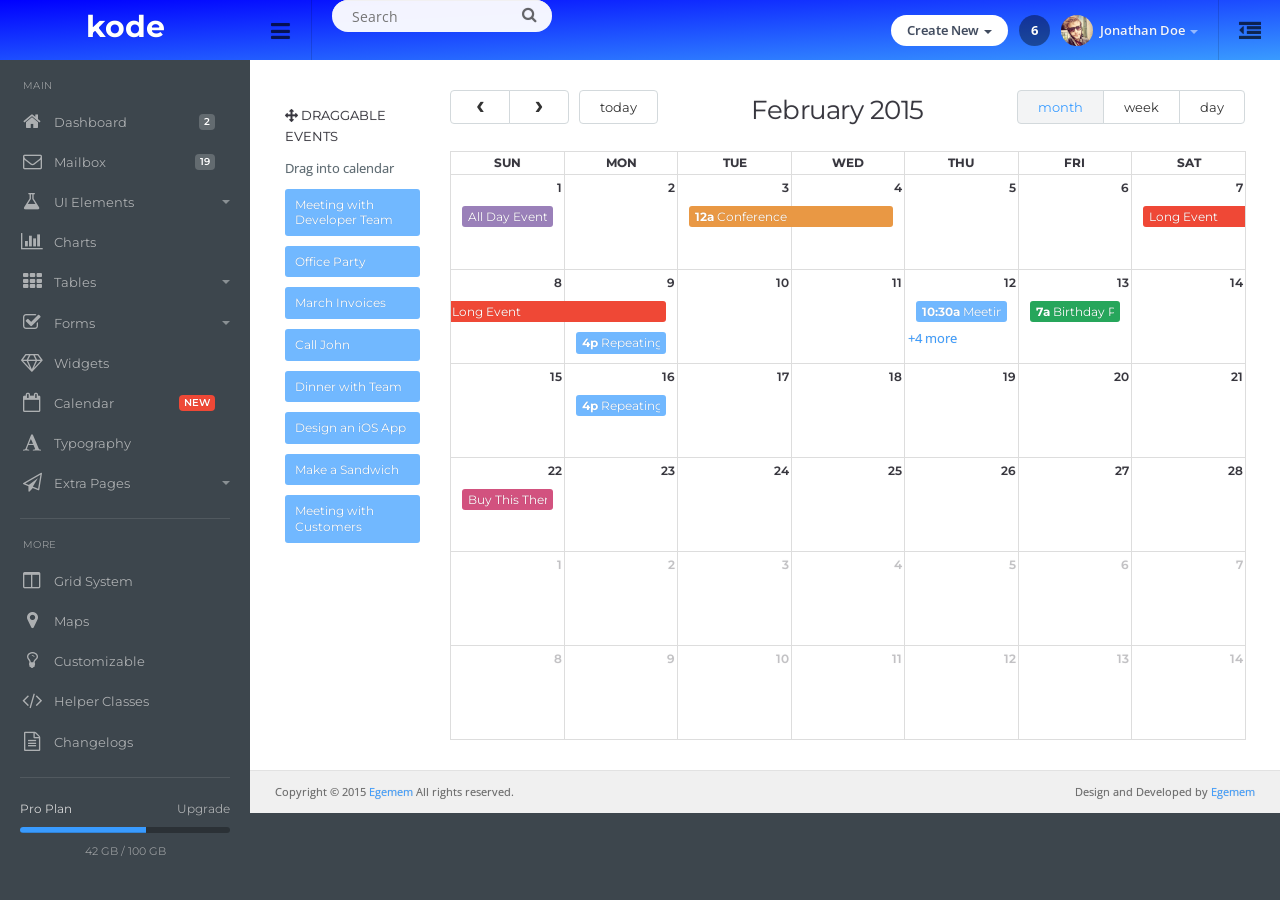
<file: calendar.html>
<!DOCTYPE html>
<html lang="en">
  <head>
  <meta charset="utf-8">
  <meta http-equiv="X-UA-Compatible" content="IE=edge">
  <meta name="viewport" content="width=device-width, initial-scale=1">
  <meta name="description" content="Kode is a Premium Bootstrap Admin Template, It's responsive, clean coded and mobile friendly">
  <meta name="keywords" content="bootstrap, admin, dashboard, flat admin template, responsive," />
  <title>Kode - Premium Bootstrap Admin Template</title>

  <!-- ========== Css Files ========== -->
  <link href="css/root.css" rel="stylesheet">

  </head>
  <body>
  <!-- Start Page Loading -->
  <div class="loading"><img src="img/loading.gif" alt="loading-img"></div>
  <!-- End Page Loading -->
 <!-- //////////////////////////////////////////////////////////////////////////// --> 
  <!-- START TOP -->
  <div id="top" class="clearfix">

  	<!-- Start App Logo -->
  	<div class="applogo">
  		<a href="index.html" class="logo">kode</a>
  	</div>
  	<!-- End App Logo -->

    <!-- Start Sidebar Show Hide Button -->
    <a href="#" class="sidebar-open-button"><i class="fa fa-bars"></i></a>
    <a href="#" class="sidebar-open-button-mobile"><i class="fa fa-bars"></i></a>
    <!-- End Sidebar Show Hide Button -->

    <!-- Start Searchbox -->
    <form class="searchform">
      <input type="text" class="searchbox" id="searchbox" placeholder="Search">
      <span class="searchbutton"><i class="fa fa-search"></i></span>
    </form>
    <!-- End Searchbox -->

    <!-- Start Top Menu -->
    <ul class="topmenu">
      <li><a href="#">Files</a></li>
      <li><a href="#">Authors</a></li>
      <li class="dropdown">
        <a href="#" data-toggle="dropdown" class="dropdown-toggle">My Files <span class="caret"></span></a>
        <ul class="dropdown-menu">
          <li><a href="#">Videos</a></li>
          <li><a href="#">Pictures</a></li>
          <li><a href="#">Blog Posts</a></li>
        </ul>
      </li>
    </ul>
    <!-- End Top Menu -->

    <!-- Start Sidepanel Show-Hide Button -->
    <a href="#sidepanel" class="sidepanel-open-button"><i class="fa fa-outdent"></i></a>
    <!-- End Sidepanel Show-Hide Button -->

    <!-- Start Top Right -->
    <ul class="top-right">

    <li class="dropdown link">
      <a href="#" data-toggle="dropdown" class="dropdown-toggle hdbutton">Create New <span class="caret"></span></a>
        <ul class="dropdown-menu dropdown-menu-list">
          <li><a href="#"><i class="fa falist fa-paper-plane-o"></i>Product or Item</a></li>
          <li><a href="#"><i class="fa falist fa-font"></i>Blog Post</a></li>
          <li><a href="#"><i class="fa falist fa-file-image-o"></i>Image Gallery</a></li>
          <li><a href="#"><i class="fa falist fa-file-video-o"></i>Video Gallery</a></li>
        </ul>
    </li>

    <li class="link">
      <a href="#" class="notifications">6</a>
    </li>

    <li class="dropdown link">
      <a href="#" data-toggle="dropdown" class="dropdown-toggle profilebox"><img src="img/profileimg.png" alt="img"><b>Jonathan Doe</b><span class="caret"></span></a>
        <ul class="dropdown-menu dropdown-menu-list dropdown-menu-right">
          <li role="presentation" class="dropdown-header">Profile</li>
          <li><a href="#"><i class="fa falist fa-inbox"></i>Inbox<span class="badge label-danger">4</span></a></li>
          <li><a href="#"><i class="fa falist fa-file-o"></i>Files</a></li>
          <li><a href="#"><i class="fa falist fa-wrench"></i>Settings</a></li>
          <li class="divider"></li>
          <li><a href="#"><i class="fa falist fa-lock"></i> Lockscreen</a></li>
          <li><a href="#"><i class="fa falist fa-power-off"></i> Logout</a></li>
        </ul>
    </li>

    </ul>
    <!-- End Top Right -->

  </div>
  <!-- END TOP -->
 <!-- //////////////////////////////////////////////////////////////////////////// --> 

 <!-- //////////////////////////////////////////////////////////////////////////// --> 
<!-- START SIDEBAR -->
<div class="sidebar clearfix">

<ul class="sidebar-panel nav">
  <li class="sidetitle">MAIN</li>
  <li><a href="index.html"><span class="icon color5"><i class="fa fa-home"></i></span>Dashboard<span class="label label-default">2</span></a></li>
  <li><a href="mailbox.html"><span class="icon color6"><i class="fa fa-envelope-o"></i></span>Mailbox<span class="label label-default">19</span></a></li>
  <li><a href="#"><span class="icon color7"><i class="fa fa-flask"></i></span>UI Elements<span class="caret"></span></a>
    <ul>
      <li><a href="icons.html">Icons</a></li>
      <li><a href="tabs.html">Tabs</a></li>
      <li><a href="buttons.html">Buttons</a></li>
      <li><a href="panels.html">Panels</a></li>
      <li><a href="notifications.html">Notifications</a></li>
      <li><a href="modal-boxes.html">Modal Boxes</a></li>
      <li><a href="progress-bars.html">Progress Bars</a></li>
      <li><a href="others.html">Others<span class="label label-danger">NEW</span></a></li>
    </ul>
  </li>
  <li><a href="charts.html"><span class="icon color8"><i class="fa fa-bar-chart"></i></span>Charts</a></li>
  <li><a href="#"><span class="icon color9"><i class="fa fa-th"></i></span>Tables<span class="caret"></span></a>
    <ul>
      <li><a href="basic-table.html">Basic Tables</a></li>
      <li><a href="data-table.html">Data Tables</a></li>
    </ul>
  </li>
  <li><a href="#"><span class="icon color10"><i class="fa fa-check-square-o"></i></span>Forms<span class="caret"></span></a>
    <ul>
      <li><a href="form-elements.html">Form Elements</a></li>
      <li><a href="layouts.html">Form Layouts</a></li>
      <li><a href="text-editors.html">Text Editors</a></li>
    </ul>
  </li>
  <li><a href="widgets.html"><span class="icon color11"><i class="fa fa-diamond"></i></span>Widgets</a></li>
  <li><a href="calendar.html"><span class="icon color8"><i class="fa fa-calendar-o"></i></span>Calendar<span class="label label-danger">NEW</span></a></li>
  <li><a href="typography.html"><span class="icon color12"><i class="fa fa-font"></i></span>Typography</a></li>
  <li><a href="#"><span class="icon color14"><i class="fa fa-paper-plane-o"></i></span>Extra Pages<span class="caret"></span></a>
    <ul>
      <li><a href="social-profile.html">Social Profile</a></li>
      <li><a href="invoice.html">Invoice<span class="label label-danger">NEW</span></a></li>
      <li><a href="login.html">Login Page</a></li>
      <li><a href="register.html">Register</a></li>
      <li><a href="forgot-password.html">Forgot Password</a></li>
      <li><a href="lockscreen.html">Lockscreen</a></li>
      <li><a href="blank.html">Blank Page</a></li>
      <li><a href="contact.html">Contact</a></li>
      <li><a href="404.html">404 Page</a></li>
      <li><a href="500.html">500 Page</a></li>
    </ul>
  </li>
</ul>

<ul class="sidebar-panel nav">
  <li class="sidetitle">MORE</li>
  <li><a href="grid.html"><span class="icon color15"><i class="fa fa-columns"></i></span>Grid System</a></li>
  <li><a href="maps.html"><span class="icon color7"><i class="fa fa-map-marker"></i></span>Maps</a></li>
  <li><a href="customizable.html"><span class="icon color10"><i class="fa fa-lightbulb-o"></i></span>Customizable</a></li>
  <li><a href="helper-classes.html"><span class="icon color8"><i class="fa fa-code"></i></span>Helper Classes</a></li>
  <li><a href="changelogs.html"><span class="icon color12"><i class="fa fa-file-text-o"></i></span>Changelogs</a></li>
</ul>

<div class="sidebar-plan">
  Pro Plan<a href="#" class="link">Upgrade</a>
  <div class="progress">
  <div class="progress-bar" role="progressbar" aria-valuenow="60" aria-valuemin="0" aria-valuemax="100" style="width: 60%;">
  </div>
</div>
<span class="space">42 GB / 100 GB</span>
</div>

</div>
<!-- END SIDEBAR -->
<!-- //////////////////////////////////////////////////////////////////////////// --> 


 <!-- //////////////////////////////////////////////////////////////////////////// --> 
<!-- START CONTENT -->
<div class="content">


 <!-- //////////////////////////////////////////////////////////////////////////// --> 
<!-- START CONTAINER -->
<div class="calendar-layout clearfix">

  <div class="col-md-2">

    <div id='external-events'>
      <h6 class="font-title"><i class="fa fa-arrows"></i> DRAGGABLE EVENTS</h6>
      <p>Drag into calendar</p>
      <div class='fc-event'>Meeting with Developer Team</div>
      <div class='fc-event'>Office Party</div>
      <div class='fc-event'>March Invoices</div>
      <div class='fc-event'>Call John</div>
      <div class='fc-event'>Dinner with Team</div>
      <div class='fc-event'>Design an iOS App</div>
      <div class='fc-event'>Make a Sandwich</div>
      <div class='fc-event'>Meeting with Customers</div>


    </div>

  </div>

  <div class="col-md-10">
    <div id='calendar'></div>
  </div>

    




</div>
<!-- END CONTAINER -->
 <!-- //////////////////////////////////////////////////////////////////////////// --> 


<!-- Start Footer -->
<div class="row footer">
  <div class="col-md-6 text-left">
  Copyright © 2015 <a href="http://themeforest.net/user/egemem/portfolio" target="_blank">Egemem</a> All rights reserved.
  </div>
  <div class="col-md-6 text-right">
    Design and Developed by <a href="http://themeforest.net/user/egemem/portfolio" target="_blank">Egemem</a>
  </div> 
</div>
<!-- End Footer -->


</div>
<!-- End Content -->
 <!-- //////////////////////////////////////////////////////////////////////////// --> 

<!-- //////////////////////////////////////////////////////////////////////////// --> 
<!-- START SIDEPANEL -->
<div role="tabpanel" class="sidepanel">

  <!-- Nav tabs -->
  <ul class="nav nav-tabs" role="tablist">
    <li role="presentation" class="active"><a href="#today" aria-controls="today" role="tab" data-toggle="tab">TODAY</a></li>
    <li role="presentation"><a href="#tasks" aria-controls="tasks" role="tab" data-toggle="tab">TASKS</a></li>
    <li role="presentation"><a href="#chat" aria-controls="chat" role="tab" data-toggle="tab">CHAT</a></li>
  </ul>

  <!-- Tab panes -->
  <div class="tab-content">

    <!-- Start Today -->
    <div role="tabpanel" class="tab-pane active" id="today">

      <div class="sidepanel-m-title">
        Today
        <span class="left-icon"><a href="#"><i class="fa fa-refresh"></i></a></span>
        <span class="right-icon"><a href="#"><i class="fa fa-file-o"></i></a></span>
      </div>

      <div class="gn-title">NEW</div>

      <ul class="list-w-title">
        <li>
          <a href="#">
            <span class="label label-danger">ORDER</span>
            <span class="date">9 hours ago</span>
            <h4>New Jacket 2.0</h4>
            Etiam auctor porta augue sit amet facilisis. Sed libero nisi, scelerisque.
          </a>
        </li>
        <li>
          <a href="#">
            <span class="label label-success">COMMENT</span>
            <span class="date">14 hours ago</span>
            <h4>Bill Jackson</h4>
            Etiam auctor porta augue sit amet facilisis. Sed libero nisi, scelerisque.
          </a>
        </li>
        <li>
          <a href="#">
            <span class="label label-info">MEETING</span>
            <span class="date">at 2:30 PM</span>
            <h4>Developer Team</h4>
            Etiam auctor porta augue sit amet facilisis. Sed libero nisi, scelerisque.
          </a>
        </li>
        <li>
          <a href="#">
            <span class="label label-warning">EVENT</span>
            <span class="date">3 days left</span>
            <h4>Birthday Party</h4>
            Etiam auctor porta augue sit amet facilisis. Sed libero nisi, scelerisque.
          </a>
        </li>
      </ul>

    </div>
    <!-- End Today -->

    <!-- Start Tasks -->
    <div role="tabpanel" class="tab-pane" id="tasks">

      <div class="sidepanel-m-title">
        To-do List
        <span class="left-icon"><a href="#"><i class="fa fa-pencil"></i></a></span>
        <span class="right-icon"><a href="#"><i class="fa fa-trash"></i></a></span>
      </div>

      <div class="gn-title">TODAY</div>

      <ul class="todo-list">
        <li class="checkbox checkbox-primary">
          <input id="checkboxside1" type="checkbox"><label for="checkboxside1">Add new products</label>
        </li>
        
        <li class="checkbox checkbox-primary">
          <input id="checkboxside2" type="checkbox"><label for="checkboxside2"><b>May 12, 6:30 pm</b> Meeting with Team</label>
        </li>
        
        <li class="checkbox checkbox-warning">
          <input id="checkboxside3" type="checkbox"><label for="checkboxside3">Design Facebook page</label>
        </li>
        
        <li class="checkbox checkbox-info">
          <input id="checkboxside4" type="checkbox"><label for="checkboxside4">Send Invoice to customers</label>
        </li>
        
        <li class="checkbox checkbox-danger">
          <input id="checkboxside5" type="checkbox"><label for="checkboxside5">Meeting with developer team</label>
        </li>
      </ul>

      <div class="gn-title">TOMORROW</div>
      <ul class="todo-list">
        <li class="checkbox checkbox-warning">
          <input id="checkboxside6" type="checkbox"><label for="checkboxside6">Redesign our company blog</label>
        </li>
        
        <li class="checkbox checkbox-success">
          <input id="checkboxside7" type="checkbox"><label for="checkboxside7">Finish client work</label>
        </li>
        
        <li class="checkbox checkbox-info">
          <input id="checkboxside8" type="checkbox"><label for="checkboxside8">Call Johnny from Developer Team</label>
        </li>

      </ul>
    </div>    
    <!-- End Tasks -->

    <!-- Start Chat -->
    <div role="tabpanel" class="tab-pane" id="chat">

      <div class="sidepanel-m-title">
        Friend List
        <span class="left-icon"><a href="#"><i class="fa fa-pencil"></i></a></span>
        <span class="right-icon"><a href="#"><i class="fa fa-trash"></i></a></span>
      </div>

      <div class="gn-title">ONLINE MEMBERS (3)</div>
      <ul class="group">
        <li class="member"><a href="#"><img src="img/profileimg.png" alt="img"><b>Allice Mingham</b>Los Angeles</a><span class="status online"></span></li>
        <li class="member"><a href="#"><img src="img/profileimg2.png" alt="img"><b>James Throwing</b>Las Vegas</a><span class="status busy"></span></li>
        <li class="member"><a href="#"><img src="img/profileimg3.png" alt="img"><b>Fred Stonefield</b>New York</a><span class="status away"></span></li>
        <li class="member"><a href="#"><img src="img/profileimg4.png" alt="img"><b>Chris M. Johnson</b>California</a><span class="status online"></span></li>
      </ul>

      <div class="gn-title">OFFLINE MEMBERS (8)</div>
     <ul class="group">
        <li class="member"><a href="#"><img src="img/profileimg5.png" alt="img"><b>Allice Mingham</b>Los Angeles</a><span class="status offline"></span></li>
        <li class="member"><a href="#"><img src="img/profileimg6.png" alt="img"><b>James Throwing</b>Las Vegas</a><span class="status offline"></span></li>
      </ul>

      <form class="search">
        <input type="text" class="form-control" placeholder="Search a Friend...">
      </form>
    </div>
    <!-- End Chat -->

  </div>

</div>
<!-- END SIDEPANEL -->
<!-- //////////////////////////////////////////////////////////////////////////// --> 



<!-- ================================================
jQuery Library
================================================ -->
<script type="text/javascript" src="js/jquery.min.js"></script>

<!-- ================================================
Bootstrap Core JavaScript File
================================================ -->
<script src="js/bootstrap/bootstrap.min.js"></script>

<!-- ================================================
Plugin.js - Some Specific JS codes for Plugin Settings
================================================ -->
<script type="text/javascript" src="js/plugins.js"></script>

<!-- ================================================
jQuery UI
================================================ -->
<script type="text/javascript" src="js/jquery-ui/jquery-ui.min.js"></script>

<!-- ================================================
Moment.js
================================================ -->
<script type="text/javascript" src="js/moment/moment.min.js"></script>

<!-- ================================================
Full Calendar
================================================ -->
<script type="text/javascript" src="js/full-calendar/fullcalendar.js"></script>


<script>

  $(document).ready(function() {
    

    /* initialize the external events
    -----------------------------------------------------------------*/
    $('#external-events .fc-event').each(function() {

      // store data so the calendar knows to render an event upon drop
      $(this).data('event', {
        title: $.trim($(this).text()), // use the element's text as the event title
        stick: true // maintain when user navigates (see docs on the renderEvent method)
      });

      // make the event draggable using jQuery UI
      $(this).draggable({
        zIndex: 999,
        revert: true,      // will cause the event to go back to its
        revertDuration: 0  //  original position after the drag
      });

    });


    /* initialize the calendar
    -----------------------------------------------------------------*/
    $('#calendar').fullCalendar({
      header: {
        left: 'prev,next today',
        center: 'title',
        right: 'month,basicWeek,basicDay'
      },
      defaultDate: '2015-02-12',
      editable: true,
      droppable: true, // this allows things to be dropped onto the calendar
      eventLimit: true, // allow "more" link when too many events
      events: [
        {
          title: 'All Day Event',
          start: '2015-02-01',
          color: '#9A80B9'
        },
        {
          title: 'Long Event',
          start: '2015-02-07',
          end: '2015-02-10',
          color: '#EF4836'
        },
        {
          id: 999,
          title: 'Repeating Event',
          start: '2015-02-09T16:00:00'
        },
        {
          id: 999,
          title: 'Repeating Event',
          start: '2015-02-16T16:00:00'
        },
        {
          title: 'Conference',
          start: '2015-02-3',
          end: '2015-02-5',
          color: '#E99844'
        },
        {
          title: 'Meeting',
          start: '2015-02-12T10:30:00',
          end: '2015-02-12T12:30:00'
        },
        {
          title: 'Lunch',
          start: '2015-02-12T12:00:00'
        },
        {
          title: 'Meeting',
          start: '2015-02-12T14:30:00'
        },
        {
          title: 'Happy Hour',
          start: '2015-02-12T17:30:00'
        },
        {
          title: 'Dinner',
          start: '2015-02-12T20:00:00'
        },
        {
          title: 'Birthday Party',
          start: '2015-02-13T07:00:00',
          color: '#26A65B'
        },
        {
          title: 'Buy This Theme',
          url: 'http://themeforest.net/item/kode-responsive-admin-dashboard-template-/10814250?ref=egemem',
          start: '2015-02-22',
          color:'#D2527F'
        }
      ]
    });
    
  });


</script>



</body>
</html>
</file>
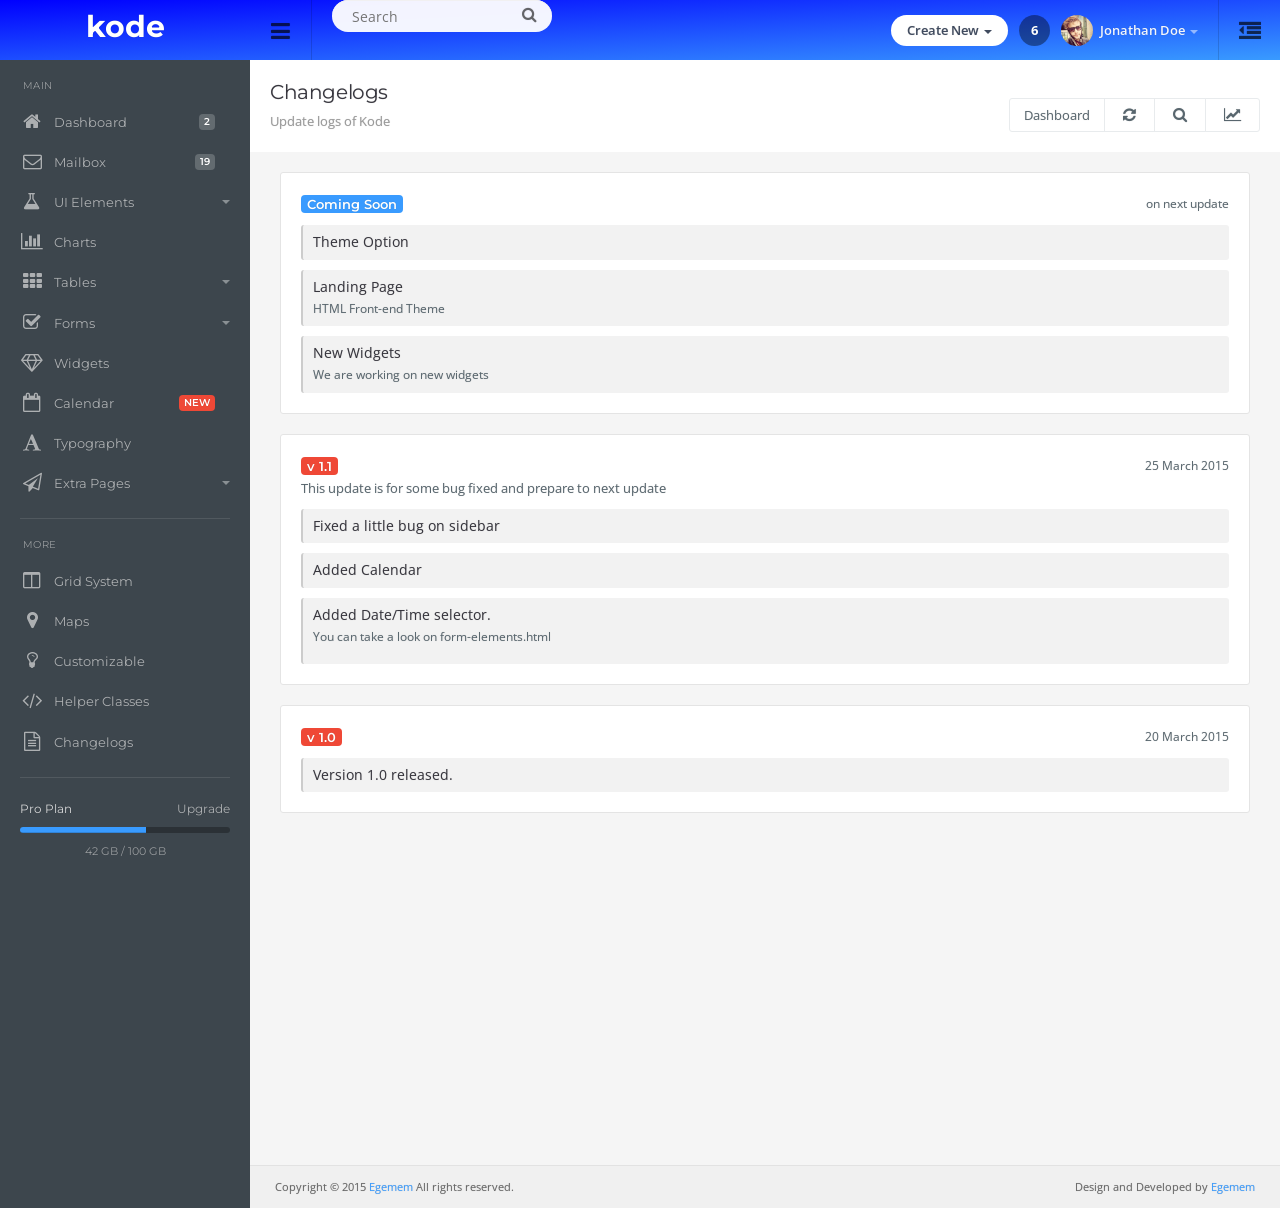
<file: changelogs.html>
<!DOCTYPE html>
<html lang="en">
  <head>
  <meta charset="utf-8">
  <meta http-equiv="X-UA-Compatible" content="IE=edge">
  <meta name="viewport" content="width=device-width, initial-scale=1">
  <meta name="description" content="Kode is a Premium Bootstrap Admin Template, It's responsive, clean coded and mobile friendly">
  <meta name="keywords" content="bootstrap, admin, dashboard, flat admin template, responsive," />
  <title>Kode - Premium Bootstrap Admin Template</title>

  <!-- ========== Css Files ========== -->
  <link href="css/root.css" rel="stylesheet">

  </head>
  <body>
  <!-- Start Page Loading -->
  <div class="loading"><img src="img/loading.gif" alt="loading-img"></div>
  <!-- End Page Loading -->
 <!-- //////////////////////////////////////////////////////////////////////////// --> 
  <!-- START TOP -->
  <div id="top" class="clearfix">

  	<!-- Start App Logo -->
  	<div class="applogo">
  		<a href="index.html" class="logo">kode</a>
  	</div>
  	<!-- End App Logo -->

    <!-- Start Sidebar Show Hide Button -->
    <a href="#" class="sidebar-open-button"><i class="fa fa-bars"></i></a>
    <a href="#" class="sidebar-open-button-mobile"><i class="fa fa-bars"></i></a>
    <!-- End Sidebar Show Hide Button -->

    <!-- Start Searchbox -->
    <form class="searchform">
      <input type="text" class="searchbox" id="searchbox" placeholder="Search">
      <span class="searchbutton"><i class="fa fa-search"></i></span>
    </form>
    <!-- End Searchbox -->

    <!-- Start Top Menu -->
    <ul class="topmenu">
      <li><a href="#">Files</a></li>
      <li><a href="#">Authors</a></li>
      <li class="dropdown">
        <a href="#" data-toggle="dropdown" class="dropdown-toggle">My Files <span class="caret"></span></a>
        <ul class="dropdown-menu">
          <li><a href="#">Videos</a></li>
          <li><a href="#">Pictures</a></li>
          <li><a href="#">Blog Posts</a></li>
        </ul>
      </li>
    </ul>
    <!-- End Top Menu -->

    <!-- Start Sidepanel Show-Hide Button -->
    <a href="#sidepanel" class="sidepanel-open-button"><i class="fa fa-outdent"></i></a>
    <!-- End Sidepanel Show-Hide Button -->

    <!-- Start Top Right -->
    <ul class="top-right">

    <li class="dropdown link">
      <a href="#" data-toggle="dropdown" class="dropdown-toggle hdbutton">Create New <span class="caret"></span></a>
        <ul class="dropdown-menu dropdown-menu-list">
          <li><a href="#"><i class="fa falist fa-paper-plane-o"></i>Product or Item</a></li>
          <li><a href="#"><i class="fa falist fa-font"></i>Blog Post</a></li>
          <li><a href="#"><i class="fa falist fa-file-image-o"></i>Image Gallery</a></li>
          <li><a href="#"><i class="fa falist fa-file-video-o"></i>Video Gallery</a></li>
        </ul>
    </li>

    <li class="link">
      <a href="#" class="notifications">6</a>
    </li>

    <li class="dropdown link">
      <a href="#" data-toggle="dropdown" class="dropdown-toggle profilebox"><img src="img/profileimg.png" alt="img"><b>Jonathan Doe</b><span class="caret"></span></a>
        <ul class="dropdown-menu dropdown-menu-list dropdown-menu-right">
          <li role="presentation" class="dropdown-header">Profile</li>
          <li><a href="#"><i class="fa falist fa-inbox"></i>Inbox<span class="badge label-danger">4</span></a></li>
          <li><a href="#"><i class="fa falist fa-file-o"></i>Files</a></li>
          <li><a href="#"><i class="fa falist fa-wrench"></i>Settings</a></li>
          <li class="divider"></li>
          <li><a href="#"><i class="fa falist fa-lock"></i> Lockscreen</a></li>
          <li><a href="#"><i class="fa falist fa-power-off"></i> Logout</a></li>
        </ul>
    </li>

    </ul>
    <!-- End Top Right -->

  </div>
  <!-- END TOP -->
 <!-- //////////////////////////////////////////////////////////////////////////// --> 

 <!-- //////////////////////////////////////////////////////////////////////////// --> 
<!-- START SIDEBAR -->
<div class="sidebar clearfix">

<ul class="sidebar-panel nav">
  <li class="sidetitle">MAIN</li>
  <li><a href="index.html"><span class="icon color5"><i class="fa fa-home"></i></span>Dashboard<span class="label label-default">2</span></a></li>
  <li><a href="mailbox.html"><span class="icon color6"><i class="fa fa-envelope-o"></i></span>Mailbox<span class="label label-default">19</span></a></li>
  <li><a href="#"><span class="icon color7"><i class="fa fa-flask"></i></span>UI Elements<span class="caret"></span></a>
    <ul>
      <li><a href="icons.html">Icons</a></li>
      <li><a href="tabs.html">Tabs</a></li>
      <li><a href="buttons.html">Buttons</a></li>
      <li><a href="panels.html">Panels</a></li>
      <li><a href="notifications.html">Notifications</a></li>
      <li><a href="modal-boxes.html">Modal Boxes</a></li>
      <li><a href="progress-bars.html">Progress Bars</a></li>
      <li><a href="others.html">Others<span class="label label-danger">NEW</span></a></li>
    </ul>
  </li>
  <li><a href="charts.html"><span class="icon color8"><i class="fa fa-bar-chart"></i></span>Charts</a></li>
  <li><a href="#"><span class="icon color9"><i class="fa fa-th"></i></span>Tables<span class="caret"></span></a>
    <ul>
      <li><a href="basic-table.html">Basic Tables</a></li>
      <li><a href="data-table.html">Data Tables</a></li>
    </ul>
  </li>
  <li><a href="#"><span class="icon color10"><i class="fa fa-check-square-o"></i></span>Forms<span class="caret"></span></a>
    <ul>
      <li><a href="form-elements.html">Form Elements</a></li>
      <li><a href="layouts.html">Form Layouts</a></li>
      <li><a href="text-editors.html">Text Editors</a></li>
    </ul>
  </li>
  <li><a href="widgets.html"><span class="icon color11"><i class="fa fa-diamond"></i></span>Widgets</a></li>
  <li><a href="calendar.html"><span class="icon color8"><i class="fa fa-calendar-o"></i></span>Calendar<span class="label label-danger">NEW</span></a></li>
  <li><a href="typography.html"><span class="icon color12"><i class="fa fa-font"></i></span>Typography</a></li>
  <li><a href="#"><span class="icon color14"><i class="fa fa-paper-plane-o"></i></span>Extra Pages<span class="caret"></span></a>
    <ul>
      <li><a href="social-profile.html">Social Profile</a></li>
      <li><a href="invoice.html">Invoice<span class="label label-danger">NEW</span></a></li>
      <li><a href="login.html">Login Page</a></li>
      <li><a href="register.html">Register</a></li>
      <li><a href="forgot-password.html">Forgot Password</a></li>
      <li><a href="lockscreen.html">Lockscreen</a></li>
      <li><a href="blank.html">Blank Page</a></li>
      <li><a href="contact.html">Contact</a></li>
      <li><a href="404.html">404 Page</a></li>
      <li><a href="500.html">500 Page</a></li>
    </ul>
  </li>
</ul>

<ul class="sidebar-panel nav">
  <li class="sidetitle">MORE</li>
  <li><a href="grid.html"><span class="icon color15"><i class="fa fa-columns"></i></span>Grid System</a></li>
  <li><a href="maps.html"><span class="icon color7"><i class="fa fa-map-marker"></i></span>Maps</a></li>
  <li><a href="customizable.html"><span class="icon color10"><i class="fa fa-lightbulb-o"></i></span>Customizable</a></li>
  <li><a href="helper-classes.html"><span class="icon color8"><i class="fa fa-code"></i></span>Helper Classes</a></li>
  <li><a href="changelogs.html"><span class="icon color12"><i class="fa fa-file-text-o"></i></span>Changelogs</a></li>
</ul>

<div class="sidebar-plan">
  Pro Plan<a href="#" class="link">Upgrade</a>
  <div class="progress">
  <div class="progress-bar" role="progressbar" aria-valuenow="60" aria-valuemin="0" aria-valuemax="100" style="width: 60%;">
  </div>
</div>
<span class="space">42 GB / 100 GB</span>
</div>

</div>
<!-- END SIDEBAR -->
<!-- //////////////////////////////////////////////////////////////////////////// --> 


 <!-- //////////////////////////////////////////////////////////////////////////// --> 
<!-- START CONTENT -->
<div class="content">

  <!-- Start Page Header -->
  <div class="page-header">
    <h1 class="title">Changelogs</h1>
      <ol class="breadcrumb">
        <li class="active">Update logs of Kode</li>
      </ol>

    <!-- Start Page Header Right Div -->
    <div class="right">
      <div class="btn-group" role="group" aria-label="...">
        <a href="index.html" class="btn btn-light">Dashboard</a>
        <a href="#" class="btn btn-light"><i class="fa fa-refresh"></i></a>
        <a href="#" class="btn btn-light"><i class="fa fa-search"></i></a>
        <a href="#" class="btn btn-light" id="topstats"><i class="fa fa-line-chart"></i></a>
      </div>
    </div>
    <!-- End Page Header Right Div -->

  </div>
  <!-- End Page Header -->

 <!-- //////////////////////////////////////////////////////////////////////////// --> 
<!-- START CONTAINER -->
<div class="container-default">


  <!-- Start Changelog -->
  <div class="changelogs">

    <div class="update">
      <span class="label label-default version">Coming Soon</span>
      <span class="date">on next update</span>
        <span class="dot"></span>
        <span class="line"></span>

        <div class="list">
          <h4>Theme Option</h4>
        </div>

        <div class="list">
          <h4>Landing Page</h4>
          <div class="desc">HTML Front-end Theme</div>
        </div>

        <div class="list">
          <h4>New Widgets</h4>
          <div class="desc">We are working on new widgets</div>
        </div>
    </div>


    <div class="update">
      <span class="label label-danger version">v 1.1</span>
      <span class="date">25 March 2015</span>

        <p>This update is for some bug fixed and prepare to next update</p>
        <div class="list">
          <h4>Fixed a little bug on sidebar</h4>
        </div>

        <div class="list">
          <h4>Added Calendar</h4>
        </div>

        <div class="list">
          <h4>Added Date/Time selector.</h4>
          <p>You can take a look on form-elements.html</p>
        </div>

    </div>

    <div class="update">
      <span class="label label-danger version">v 1.0</span>
      <span class="date">20 March 2015</span>

        <div class="list">
          <h4>Version 1.0 released.</h4>
        </div>

    </div>


  </div>
  <!-- End Changelog -->


<br><br><br><br><br><br><br><br><br><br><br><br><br><br><br>

</div>
<!-- END CONTAINER -->
 <!-- //////////////////////////////////////////////////////////////////////////// --> 


<!-- Start Footer -->
<div class="row footer">
  <div class="col-md-6 text-left">
  Copyright © 2015 <a href="http://themeforest.net/user/egemem/portfolio" target="_blank">Egemem</a> All rights reserved.
  </div>
  <div class="col-md-6 text-right">
    Design and Developed by <a href="http://themeforest.net/user/egemem/portfolio" target="_blank">Egemem</a>
  </div> 
</div>
<!-- End Footer -->


</div>
<!-- End Content -->
 <!-- //////////////////////////////////////////////////////////////////////////// --> 

<!-- //////////////////////////////////////////////////////////////////////////// --> 
<!-- START SIDEPANEL -->
<div role="tabpanel" class="sidepanel">

  <!-- Nav tabs -->
  <ul class="nav nav-tabs" role="tablist">
    <li role="presentation" class="active"><a href="#today" aria-controls="today" role="tab" data-toggle="tab">TODAY</a></li>
    <li role="presentation"><a href="#tasks" aria-controls="tasks" role="tab" data-toggle="tab">TASKS</a></li>
    <li role="presentation"><a href="#chat" aria-controls="chat" role="tab" data-toggle="tab">CHAT</a></li>
  </ul>

  <!-- Tab panes -->
  <div class="tab-content">

    <!-- Start Today -->
    <div role="tabpanel" class="tab-pane active" id="today">

      <div class="sidepanel-m-title">
        Today
        <span class="left-icon"><a href="#"><i class="fa fa-refresh"></i></a></span>
        <span class="right-icon"><a href="#"><i class="fa fa-file-o"></i></a></span>
      </div>

      <div class="gn-title">NEW</div>

      <ul class="list-w-title">
        <li>
          <a href="#">
            <span class="label label-danger">ORDER</span>
            <span class="date">9 hours ago</span>
            <h4>New Jacket 2.0</h4>
            Etiam auctor porta augue sit amet facilisis. Sed libero nisi, scelerisque.
          </a>
        </li>
        <li>
          <a href="#">
            <span class="label label-success">COMMENT</span>
            <span class="date">14 hours ago</span>
            <h4>Bill Jackson</h4>
            Etiam auctor porta augue sit amet facilisis. Sed libero nisi, scelerisque.
          </a>
        </li>
        <li>
          <a href="#">
            <span class="label label-info">MEETING</span>
            <span class="date">at 2:30 PM</span>
            <h4>Developer Team</h4>
            Etiam auctor porta augue sit amet facilisis. Sed libero nisi, scelerisque.
          </a>
        </li>
        <li>
          <a href="#">
            <span class="label label-warning">EVENT</span>
            <span class="date">3 days left</span>
            <h4>Birthday Party</h4>
            Etiam auctor porta augue sit amet facilisis. Sed libero nisi, scelerisque.
          </a>
        </li>
      </ul>

    </div>
    <!-- End Today -->

    <!-- Start Tasks -->
    <div role="tabpanel" class="tab-pane" id="tasks">

      <div class="sidepanel-m-title">
        To-do List
        <span class="left-icon"><a href="#"><i class="fa fa-pencil"></i></a></span>
        <span class="right-icon"><a href="#"><i class="fa fa-trash"></i></a></span>
      </div>

      <div class="gn-title">TODAY</div>

      <ul class="todo-list">
        <li class="checkbox checkbox-primary">
          <input id="checkboxside1" type="checkbox"><label for="checkboxside1">Add new products</label>
        </li>
        
        <li class="checkbox checkbox-primary">
          <input id="checkboxside2" type="checkbox"><label for="checkboxside2"><b>May 12, 6:30 pm</b> Meeting with Team</label>
        </li>
        
        <li class="checkbox checkbox-warning">
          <input id="checkboxside3" type="checkbox"><label for="checkboxside3">Design Facebook page</label>
        </li>
        
        <li class="checkbox checkbox-info">
          <input id="checkboxside4" type="checkbox"><label for="checkboxside4">Send Invoice to customers</label>
        </li>
        
        <li class="checkbox checkbox-danger">
          <input id="checkboxside5" type="checkbox"><label for="checkboxside5">Meeting with developer team</label>
        </li>
      </ul>

      <div class="gn-title">TOMORROW</div>
      <ul class="todo-list">
        <li class="checkbox checkbox-warning">
          <input id="checkboxside6" type="checkbox"><label for="checkboxside6">Redesign our company blog</label>
        </li>
        
        <li class="checkbox checkbox-success">
          <input id="checkboxside7" type="checkbox"><label for="checkboxside7">Finish client work</label>
        </li>
        
        <li class="checkbox checkbox-info">
          <input id="checkboxside8" type="checkbox"><label for="checkboxside8">Call Johnny from Developer Team</label>
        </li>

      </ul>
    </div>    
    <!-- End Tasks -->

    <!-- Start Chat -->
    <div role="tabpanel" class="tab-pane" id="chat">

      <div class="sidepanel-m-title">
        Friend List
        <span class="left-icon"><a href="#"><i class="fa fa-pencil"></i></a></span>
        <span class="right-icon"><a href="#"><i class="fa fa-trash"></i></a></span>
      </div>

      <div class="gn-title">ONLINE MEMBERS (3)</div>
      <ul class="group">
        <li class="member"><a href="#"><img src="img/profileimg.png" alt="img"><b>Allice Mingham</b>Los Angeles</a><span class="status online"></span></li>
        <li class="member"><a href="#"><img src="img/profileimg2.png" alt="img"><b>James Throwing</b>Las Vegas</a><span class="status busy"></span></li>
        <li class="member"><a href="#"><img src="img/profileimg3.png" alt="img"><b>Fred Stonefield</b>New York</a><span class="status away"></span></li>
        <li class="member"><a href="#"><img src="img/profileimg4.png" alt="img"><b>Chris M. Johnson</b>California</a><span class="status online"></span></li>
      </ul>

      <div class="gn-title">OFFLINE MEMBERS (8)</div>
     <ul class="group">
        <li class="member"><a href="#"><img src="img/profileimg5.png" alt="img"><b>Allice Mingham</b>Los Angeles</a><span class="status offline"></span></li>
        <li class="member"><a href="#"><img src="img/profileimg6.png" alt="img"><b>James Throwing</b>Las Vegas</a><span class="status offline"></span></li>
      </ul>

      <form class="search">
        <input type="text" class="form-control" placeholder="Search a Friend...">
      </form>
    </div>
    <!-- End Chat -->

  </div>

</div>
<!-- END SIDEPANEL -->
<!-- //////////////////////////////////////////////////////////////////////////// --> 



<!-- ================================================
jQuery Library
================================================ -->
<script type="text/javascript" src="js/jquery.min.js"></script>

<!-- ================================================
Bootstrap Core JavaScript File
================================================ -->
<script src="js/bootstrap/bootstrap.min.js"></script>

<!-- ================================================
Plugin.js - Some Specific JS codes for Plugin Settings
================================================ -->
<script type="text/javascript" src="js/plugins.js"></script>


</body>
</html>
</file>
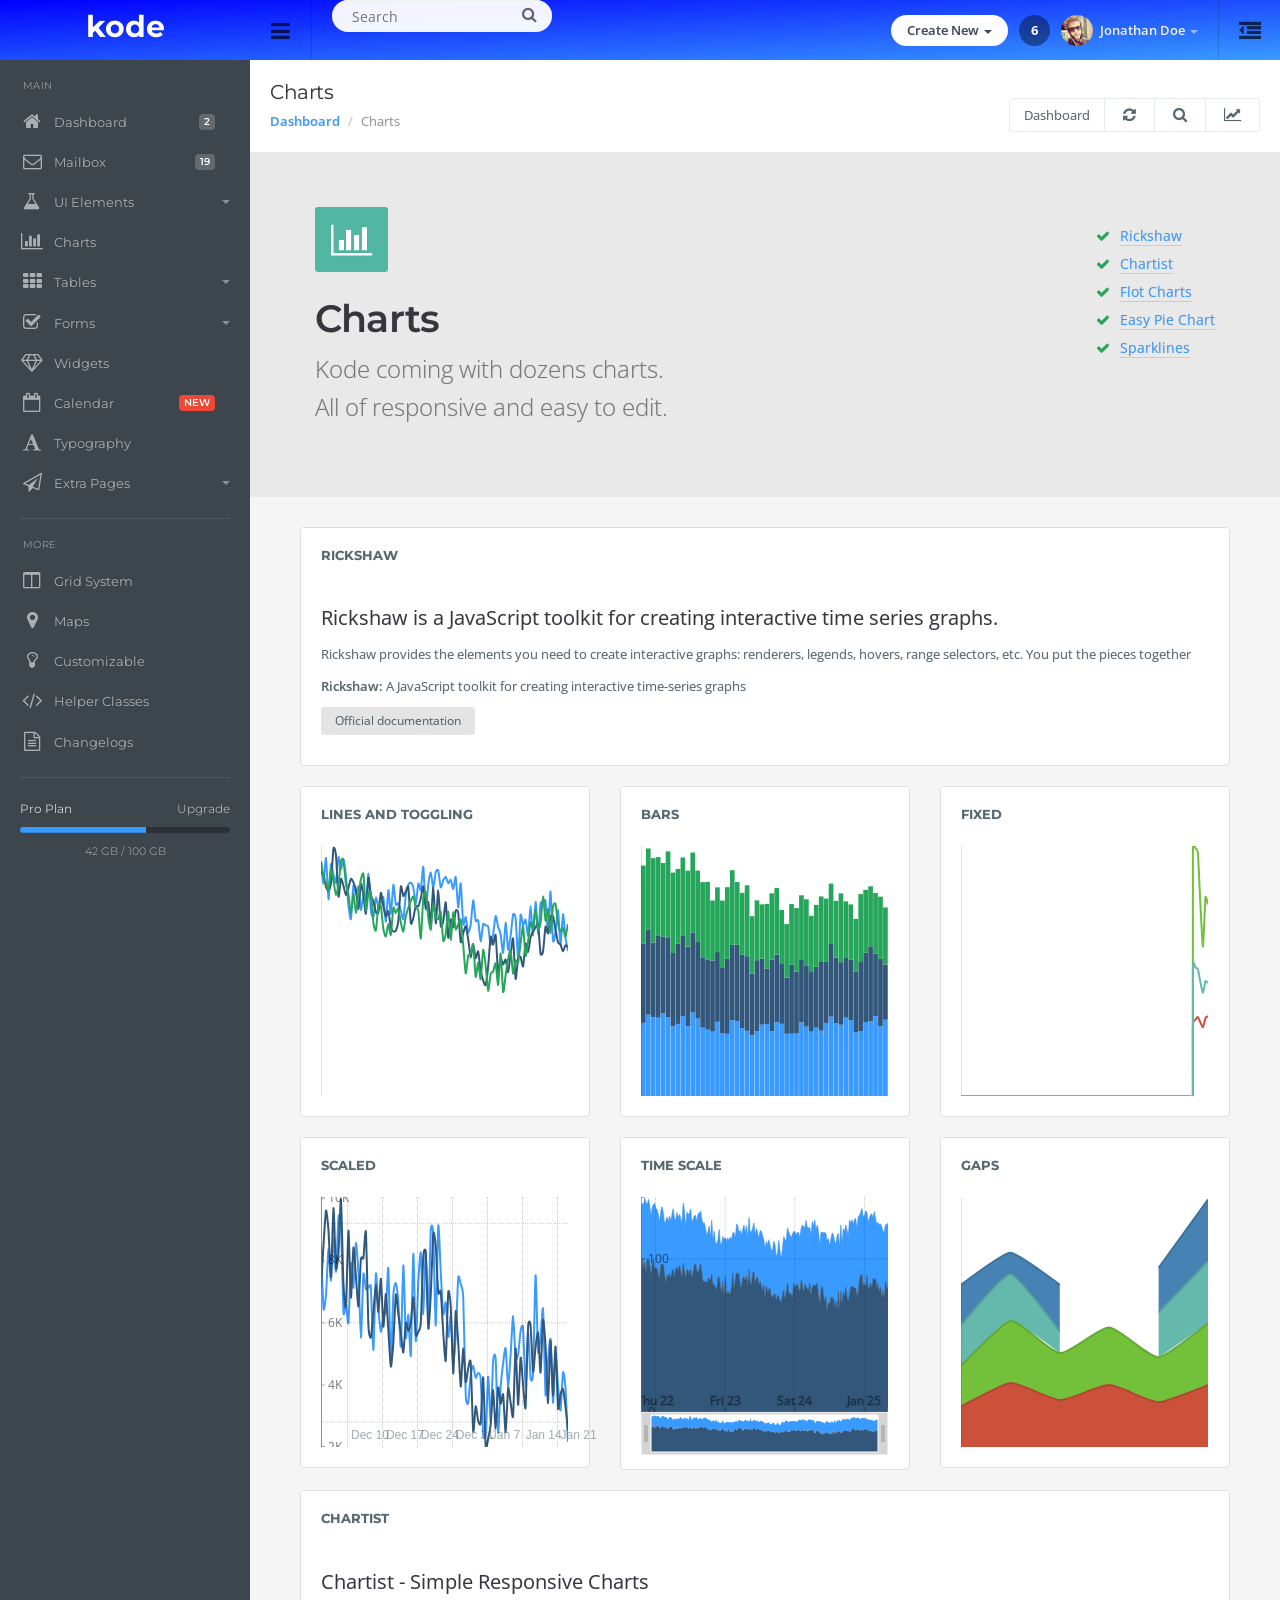
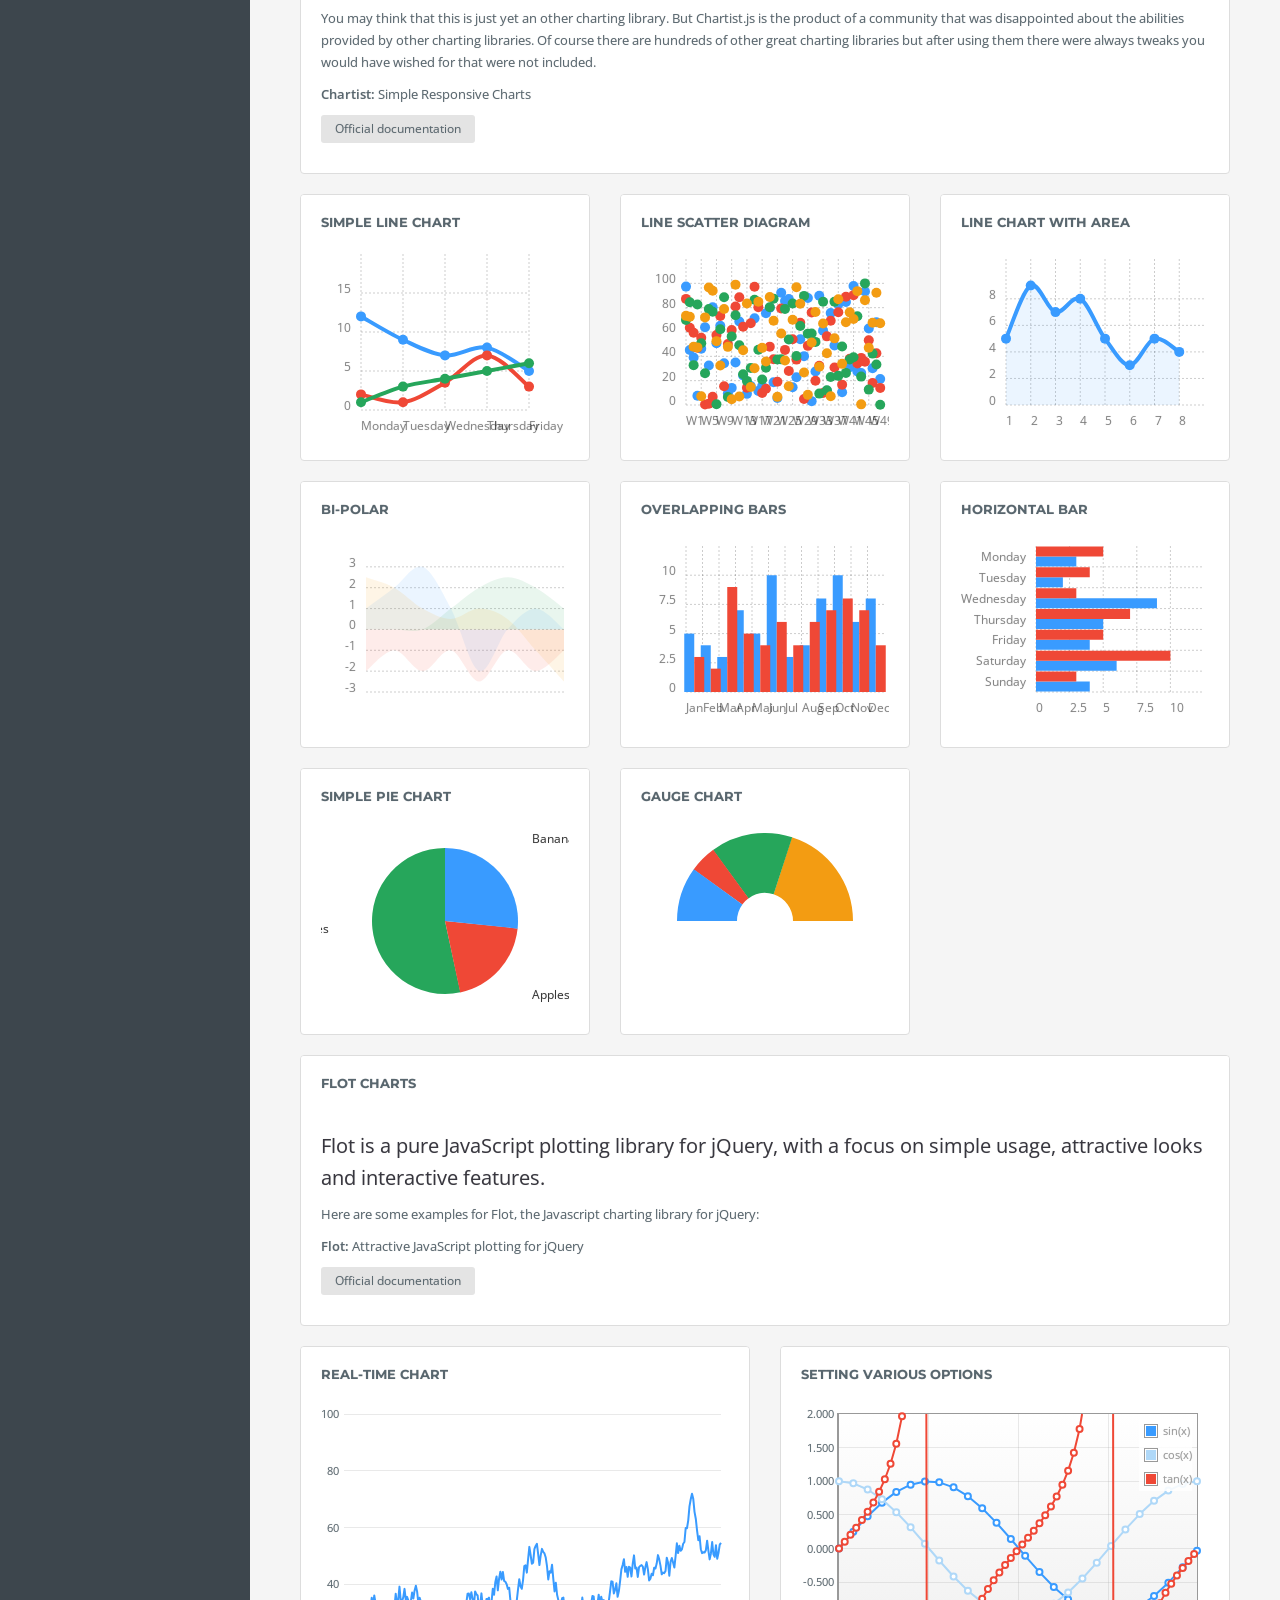
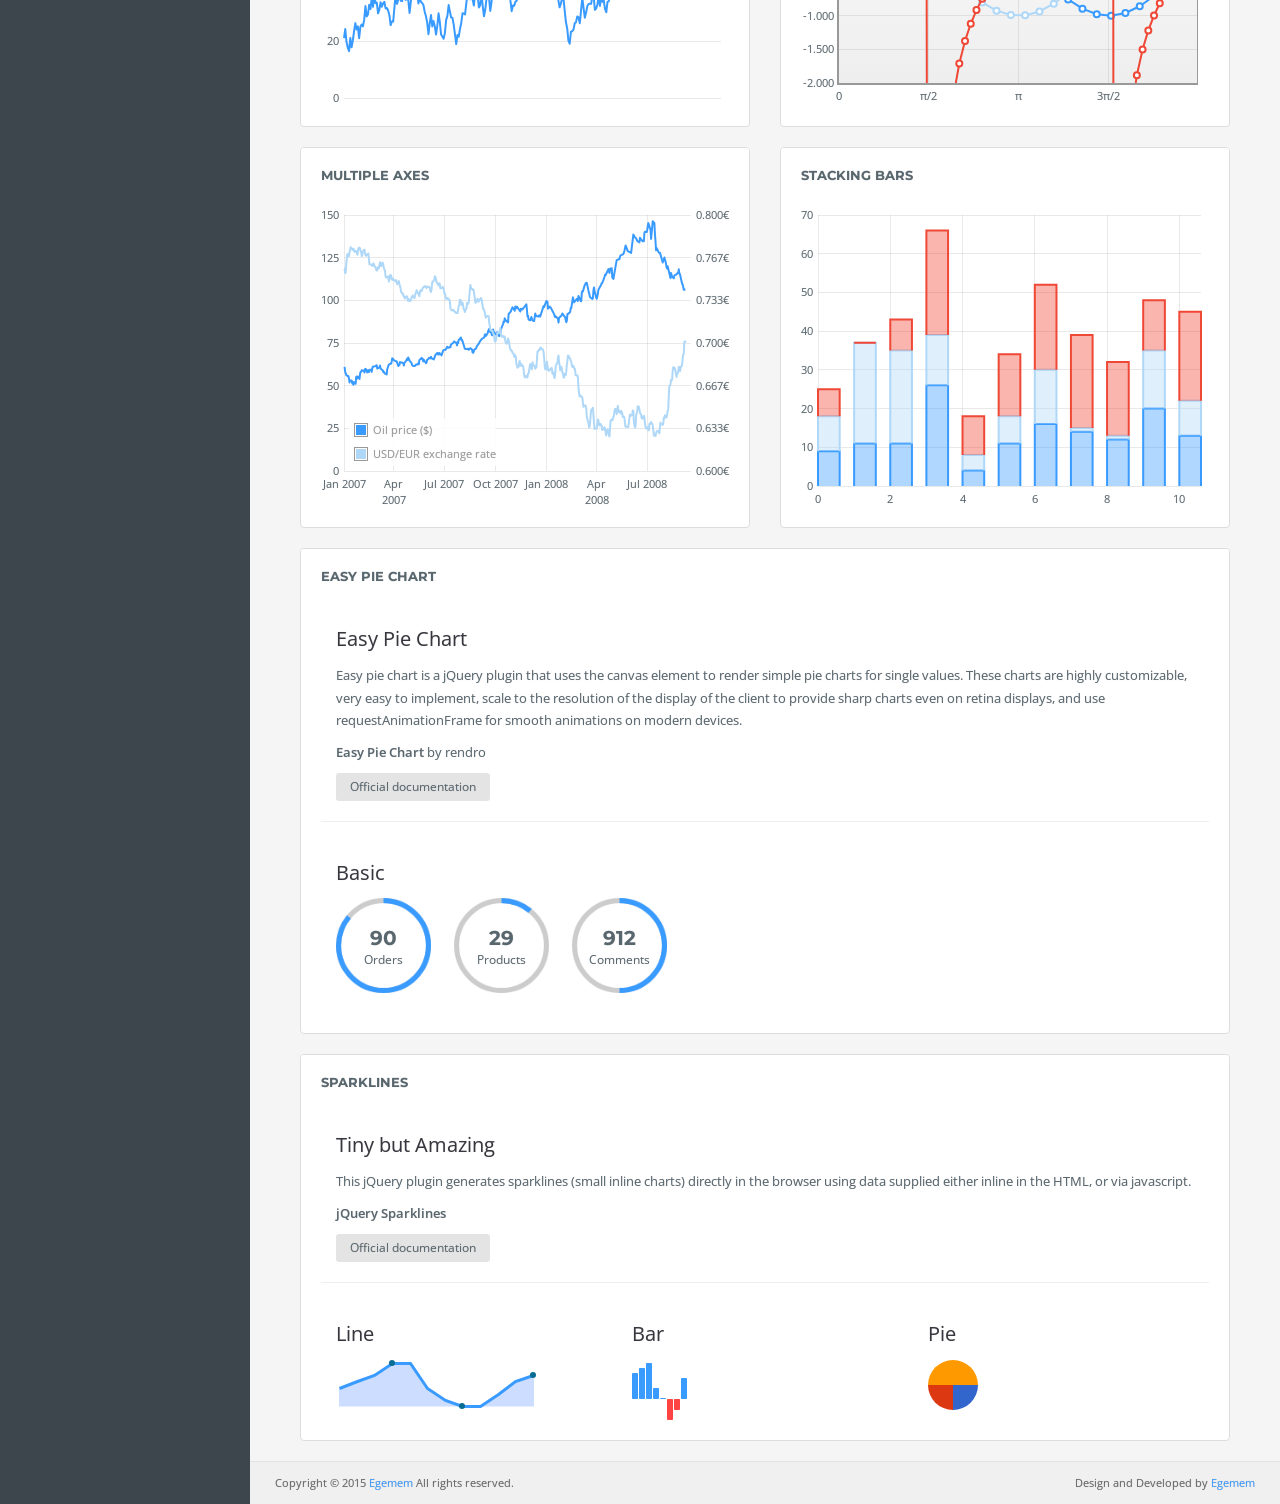
<file: charts.html>
<!DOCTYPE html>
<html lang="en">
  <head>
  <meta charset="utf-8">
  <meta http-equiv="X-UA-Compatible" content="IE=edge">
  <meta name="viewport" content="width=device-width, initial-scale=1">
  <meta name="description" content="Kode is a Premium Bootstrap Admin Template, It's responsive, clean coded and mobile friendly">
  <meta name="keywords" content="bootstrap, admin, dashboard, flat admin template, responsive," />
  <title>tKode - Premium Bootstrap Admin Template</title>

  <!-- ========== Css Files ========== -->
  <link href="css/root.css" rel="stylesheet">

  </head>
  <body>
  <!-- Start Page Loading -->
  <div class="loading"><img src="img/loading.gif" alt="loading-img"></div>
  <!-- End Page Loading -->
 <!-- //////////////////////////////////////////////////////////////////////////// --> 
  <!-- START TOP -->
  <div id="top" class="clearfix">

    <!-- Start App Logo -->
    <div class="applogo">
      <a href="index.html" class="logo">kode</a>
    </div>
    <!-- End App Logo -->

    <!-- Start Sidebar Show Hide Button -->
    <a href="#" class="sidebar-open-button"><i class="fa fa-bars"></i></a>
    <a href="#" class="sidebar-open-button-mobile"><i class="fa fa-bars"></i></a>
    <!-- End Sidebar Show Hide Button -->

    <!-- Start Searchbox -->
    <form class="searchform">
      <input type="text" class="searchbox" id="searchbox" placeholder="Search">
      <span class="searchbutton"><i class="fa fa-search"></i></span>
    </form>
    <!-- End Searchbox -->

    <!-- Start Top Menu -->
    <ul class="topmenu">
      <li><a href="#">Files</a></li>
      <li><a href="neotheme.net">Authors</a></li>
      <li class="dropdown">
        <a href="#" data-toggle="dropdown" class="dropdown-toggle">My Files <span class="caret"></span></a>
        <ul class="dropdown-menu">
          <li><a href="#">Videos</a></li>
          <li><a href="#">Pictures</a></li>
          <li><a href="#">Blog Posts</a></li>
        </ul>
      </li>
    </ul>
    <!-- End Top Menu -->

    <!-- Start Sidepanel Show-Hide Button -->
    <a href="#sidepanel" class="sidepanel-open-button"><i class="fa fa-outdent"></i></a>
    <!-- End Sidepanel Show-Hide Button -->

    <!-- Start Top Right -->
    <ul class="top-right">

    <li class="dropdown link">
      <a href="#" data-toggle="dropdown" class="dropdown-toggle hdbutton">Create New <span class="caret"></span></a>
        <ul class="dropdown-menu dropdown-menu-list">
          <li><a href="#"><i class="fa falist fa-paper-plane-o"></i>Product or Item</a></li>
          <li><a href="#"><i class="fa falist fa-font"></i>Blog Post</a></li>
          <li><a href="#"><i class="fa falist fa-file-image-o"></i>Image Gallery</a></li>
          <li><a href="#"><i class="fa falist fa-file-video-o"></i>Video Gallery</a></li>
        </ul>
    </li>

    <li class="link">
      <a href="#" class="notifications">6</a>
    </li>

    <li class="dropdown link">
      <a href="#" data-toggle="dropdown" class="dropdown-toggle profilebox"><img src="img/profileimg.png" alt="img"><b>Jonathan Doe</b><span class="caret"></span></a>
        <ul class="dropdown-menu dropdown-menu-list dropdown-menu-right">
          <li role="presentation" class="dropdown-header">Profile</li>
          <li><a href="#"><i class="fa falist fa-inbox"></i>Inbox<span class="badge label-danger">4</span></a></li>
          <li><a href="#"><i class="fa falist fa-file-o"></i>Files</a></li>
          <li><a href="#"><i class="fa falist fa-wrench"></i>Settings</a></li>
          <li class="divider"></li>
          <li><a href="#"><i class="fa falist fa-lock"></i> Lockscreen</a></li>
          <li><a href="#"><i class="fa falist fa-power-off"></i> Logout</a></li>
        </ul>
    </li>

    </ul>
    <!-- End Top Right -->

  </div>
  <!-- END TOP -->
 <!-- //////////////////////////////////////////////////////////////////////////// --> 

 <!-- //////////////////////////////////////////////////////////////////////////// --> 
<!-- START SIDEBAR -->
<div class="sidebar clearfix">

<ul class="sidebar-panel nav">
  <li class="sidetitle">MAIN</li>
  <li><a href="index.html"><span class="icon color5"><i class="fa fa-home"></i></span>Dashboard<span class="label label-default">2</span></a></li>
  <li><a href="mailbox.html"><span class="icon color6"><i class="fa fa-envelope-o"></i></span>Mailbox<span class="label label-default">19</span></a></li>
  <li><a href="#"><span class="icon color7"><i class="fa fa-flask"></i></span>UI Elements<span class="caret"></span></a>
    <ul>
      <li><a href="icons.html">Icons</a></li>
      <li><a href="tabs.html">Tabs</a></li>
      <li><a href="buttons.html">Buttons</a></li>
      <li><a href="panels.html">Panels</a></li>
      <li><a href="notifications.html">Notifications</a></li>
      <li><a href="modal-boxes.html">Modal Boxes</a></li>
      <li><a href="progress-bars.html">Progress Bars</a></li>
      <li><a href="others.html">Others<span class="label label-danger">NEW</span></a></li>
    </ul>
  </li>
  <li><a href="charts.html"><span class="icon color8"><i class="fa fa-bar-chart"></i></span>Charts</a></li>
  <li><a href="#"><span class="icon color9"><i class="fa fa-th"></i></span>Tables<span class="caret"></span></a>
    <ul>
      <li><a href="basic-table.html">Basic Tables</a></li>
      <li><a href="data-table.html">Data Tables</a></li>
    </ul>
  </li>
  <li><a href="#"><span class="icon color10"><i class="fa fa-check-square-o"></i></span>Forms<span class="caret"></span></a>
    <ul>
      <li><a href="form-elements.html">Form Elements</a></li>
      <li><a href="layouts.html">Form Layouts</a></li>
      <li><a href="text-editors.html">Text Editors</a></li>
    </ul>
  </li>
  <li><a href="widgets.html"><span class="icon color11"><i class="fa fa-diamond"></i></span>Widgets</a></li>
  <li><a href="calendar.html"><span class="icon color8"><i class="fa fa-calendar-o"></i></span>Calendar<span class="label label-danger">NEW</span></a></li>
  <li><a href="typography.html"><span class="icon color12"><i class="fa fa-font"></i></span>Typography</a></li>
  <li><a href="#"><span class="icon color14"><i class="fa fa-paper-plane-o"></i></span>Extra Pages<span class="caret"></span></a>
    <ul>
      <li><a href="social-profile.html">Social Profile</a></li>
      <li><a href="invoice.html">Invoice<span class="label label-danger">NEW</span></a></li>
      <li><a href="login.html">Login Page</a></li>
      <li><a href="register.html">Register</a></li>
      <li><a href="forgot-password.html">Forgot Password</a></li>
      <li><a href="lockscreen.html">Lockscreen</a></li>
      <li><a href="blank.html">Blank Page</a></li>
      <li><a href="contact.html">Contact</a></li>
      <li><a href="404.html">404 Page</a></li>
      <li><a href="500.html">500 Page</a></li>
    </ul>
  </li>
</ul>

<ul class="sidebar-panel nav">
  <li class="sidetitle">MORE</li>
  <li><a href="grid.html"><span class="icon color15"><i class="fa fa-columns"></i></span>Grid System</a></li>
  <li><a href="maps.html"><span class="icon color7"><i class="fa fa-map-marker"></i></span>Maps</a></li>
  <li><a href="customizable.html"><span class="icon color10"><i class="fa fa-lightbulb-o"></i></span>Customizable</a></li>
  <li><a href="helper-classes.html"><span class="icon color8"><i class="fa fa-code"></i></span>Helper Classes</a></li>
  <li><a href="changelogs.html"><span class="icon color12"><i class="fa fa-file-text-o"></i></span>Changelogs</a></li>
</ul>

<div class="sidebar-plan">
  Pro Plan<a href="#" class="link">Upgrade</a>
  <div class="progress">
  <div class="progress-bar" role="progressbar" aria-valuenow="60" aria-valuemin="0" aria-valuemax="100" style="width: 60%;">
  </div>
</div>
<span class="space">42 GB / 100 GB</span>
</div>

</div>
<!-- END SIDEBAR -->
<!-- //////////////////////////////////////////////////////////////////////////// --> 

<!-- //////////////////////////////////////////////////////////////////////////// --> 
<!-- START CONTENT -->
<div class="content">

  <!-- Start Page Header -->
  <div class="page-header">
    <h1 class="title">Charts</h1>
      <ol class="breadcrumb">
        <li><a href="index.html">Dashboard</a></li>
        <li class="active">Charts</li>
      </ol>

    <!-- Start Page Header Right Div -->
    <div class="right">
      <div class="btn-group" role="group" aria-label="...">
        <a href="index.html" class="btn btn-light">Dashboard</a>
        <a href="#" class="btn btn-light"><i class="fa fa-refresh"></i></a>
        <a href="#" class="btn btn-light"><i class="fa fa-search"></i></a>
        <a href="#" class="btn btn-light" id="topstats"><i class="fa fa-line-chart"></i></a>
      </div>
    </div>
    <!-- End Page Header Right Div -->

  </div>
  <!-- End Page Header -->

  <!-- Start Presentation -->
  <div class="row presentation">

    <div class="col-lg-8 col-md-6 titles">
      <span class="icon color8-bg"><i class="fa fa-bar-chart"></i></span>
      <h1>Charts</h1>
      <h4>Kode coming with dozens charts. <br>All of responsive and easy to edit.</h4>
    </div>

    <div class="col-lg-4 col-md-6">
      <ul class="list-unstyled list">
        <li><i class="fa fa-check"></i><a href="http://code.shutterstock.com/rickshaw/" target="_blank">Rickshaw</a><li>
        <li><i class="fa fa-check"></i><a href="http://gionkunz.github.io/chartist-js/index.html" target="_blank">Chartist</a><li>
        <li><i class="fa fa-check"></i><a href="http://www.flotcharts.org/" target="_blank">Flot Charts</a><li>
        <li><i class="fa fa-check"></i><a href="http://rendro.github.io/easy-pie-chart/" target="_blank">Easy Pie Chart</a><li>
        <li><i class="fa fa-check"></i><a href="http://omnipotent.net/jquery.sparkline/#s-about" target="_blank">Sparklines</a><li>
      </ul>
    </div>

  </div>
  <!-- End Presentation -->


 <!-- //////////////////////////////////////////////////////////////////////////// --> 
<!-- START CONTAINER -->
<div class="container-padding">


  <!-- Start Flot Chart -->
  <div class="row">

    <div class="col-md-12">
      <div class="panel panel-default">

        <div class="panel-title">
          Rickshaw
        </div>

            <div class="panel-body">
              <h4>Rickshaw is a JavaScript toolkit for creating interactive time series graphs.</h4>
              <p>Rickshaw provides the elements you need to create interactive graphs: renderers, legends, hovers, range selectors, etc. You put the pieces together</p>
              <p><b>Rickshaw:</b> A JavaScript toolkit for creating interactive time-series graphs<p>
              <a href="http://code.shutterstock.com/rickshaw/" target="_blank" class="btn btn-sm">Official documentation</a>
            </div>

      </div>
    </div>

    <!-- Start Chart -->
    <div class="col-lg-4 col-md-6">
      <div class="panel panel-default">
        <div class="panel-title">
          Lines and Toggling
        </div>
            <div class="panel-body">
              
                <div id="rickshaw-lines"></div>

            </div>
      </div>
    </div>
    <!-- End Chart -->

    <!-- Start Chart -->
    <div class="col-lg-4 col-md-6">
      <div class="panel panel-default">
        <div class="panel-title">
          Bars
        </div>
            <div class="panel-body">
              <div id="rickshaw-bars"></div>
            </div>
      </div>
    </div>
    <!-- End Chart -->

    <!-- Start Chart -->
    <div class="col-lg-4 col-md-6">
      <div class="panel panel-default">
        <div class="panel-title">
          Fixed
        </div>
            <div class="panel-body">
              <div id="rickshaw-fixed"></div>
            </div>
      </div>
    </div>
    <!-- End Chart -->

    <!-- Start Chart -->
    <div class="col-lg-4 col-md-6">
      <div class="panel panel-default">
        <div class="panel-title">
          Scaled
        </div>
            <div class="panel-body">
              <div id="rickshaw-scaled"></div>
            </div>
      </div>
    </div>
    <!-- End Chart -->


    <!-- Start Chart -->
    <div class="col-lg-4 col-md-6">
      <div class="panel panel-default">
        <div class="panel-title">
          Time Scale
        </div>
            <div class="panel-body">
              <div id="rickshaw-timescale"></div>
              <div id="slider"></div>
            </div>
      </div>
    </div>
    <!-- End Chart -->


    <!-- Start Chart -->
    <div class="col-lg-4 col-md-6">
      <div class="panel panel-default">
        <div class="panel-title">
          Gaps
        </div>
            <div class="panel-body">
              <div id="rickshaw-gaps"></div>
            </div>
      </div>
    </div>
    <!-- End Chart -->



    
  </div>
  <!-- End Flot Chart -->


  <!-- Start Chartist -->
  <div class="row">

    <div class="col-md-12">
      <div class="panel panel-default">

        <div class="panel-title">
          CHARTIST
        </div>

            <div class="panel-body">
              <h4>Chartist - Simple Responsive Charts</h4>
              <p>You may think that this is just yet an other charting library. But Chartist.js is the product of a community that was disappointed about the abilities provided by other charting libraries. Of course there are hundreds of other great charting libraries but after using them there were always tweaks you would have wished for that were not included.</p>
              <p><b>Chartist:</b> Simple Responsive Charts<p>
              <a href="http://gionkunz.github.io/chartist-js/index.html" target="_blank" class="btn btn-sm">Official documentation</a>
            </div>

      </div>
    </div>

    <!-- Start Chart -->
    <div class="col-lg-4 col-md-6">
      <div class="panel panel-default">
        <div class="panel-title">
          Simple Line Chart
        </div>
            <div class="panel-body">
              <div id="chartist-line" class="ct-chart ct-perfect-fourth"></div>
            </div>
      </div>
    </div>
    <!-- End Chart -->
    
    <!-- Start Chart -->
    <div class="col-lg-4 col-md-6">
      <div class="panel panel-default">
        <div class="panel-title">
          Line Scatter Diagram
        </div>
            <div class="panel-body">
              <div id="chartist-line-scatter" class="ct-chart ct-perfect-fourth"></div>
            </div>
      </div>
    </div>
    <!-- End Chart -->
    
    <!-- Start Chart -->
    <div class="col-lg-4 col-md-6">
      <div class="panel panel-default">
        <div class="panel-title">
          Line Chart with Area
        </div>
            <div class="panel-body">
              <div id="chartist-line-area" class="ct-chart ct-perfect-fourth"></div>
            </div>
      </div>
    </div>
    <!-- End Chart -->
    
    <!-- Start Chart -->
    <div class="col-lg-4 col-md-6">
      <div class="panel panel-default">
        <div class="panel-title">
          Bi-polar
        </div>
            <div class="panel-body">
              <div id="chartist-line-bipolar" class="ct-chart ct-perfect-fourth"></div>
            </div>
      </div>
    </div>
    <!-- End Chart -->
    
    <!-- Start Chart -->
    <div class="col-lg-4 col-md-6">
      <div class="panel panel-default">
        <div class="panel-title">
          Overlapping Bars
        </div>
            <div class="panel-body">
              <div id="chartist-bar-overlap" class="ct-chart ct-perfect-fourth"></div>
            </div>
      </div>
    </div>
    <!-- End Chart -->
    
    <!-- Start Chart -->
    <div class="col-lg-4 col-md-6">
      <div class="panel panel-default">
        <div class="panel-title">
          Horizontal Bar
        </div>
            <div class="panel-body">
              <div id="chartist-horizontal-bar" class="ct-chart ct-perfect-fourth"></div>
            </div>
      </div>
    </div>
    <!-- End Chart -->
    
    <!-- Start Chart -->
    <div class="col-lg-4 col-md-6">
      <div class="panel panel-default">
        <div class="panel-title">
          Simple Pie Chart
        </div>
            <div class="panel-body">
              <div id="chartist-pie" class="ct-chart ct-perfect-fourth"></div>
            </div>
      </div>
    </div>
    <!-- End Chart -->
    
    <!-- Start Chart -->
    <div class="col-lg-4 col-md-6">
      <div class="panel panel-default">
        <div class="panel-title">
          Gauge Chart
        </div>
            <div class="panel-body">
              <div id="chartist-gauge" class="ct-chart ct-perfect-fourth"></div>
            </div>
      </div>
    </div>
    <!-- End Chart -->

  </div>
  <!-- End Chartist -->


  <!-- Start Flot Chart -->
  <div class="row">

    <div class="col-md-12">
      <div class="panel panel-default">

        <div class="panel-title">
          FLOT CHARTS
        </div>

            <div class="panel-body">
              <h4>Flot is a pure JavaScript plotting library for jQuery, with a focus on simple usage, attractive looks and interactive features.</h4>
              <p>Here are some examples for Flot, the Javascript charting library for jQuery:</p>
              <p><b>Flot:</b> Attractive JavaScript plotting for jQuery<p>
              <a href="http://www.flotcharts.org/" target="_blank" class="btn btn-sm">Official documentation</a>
            </div>

      </div>
    </div>

    <!-- Start Chart -->
    <div class="col-md-6">
      <div class="panel panel-default">
        <div class="panel-title">
          Real-time Chart
        </div>
            <div class="panel-body">
              <div class="flotchart-container">
                <div id="realtime" class="flotchart-placeholder"></div>
              </div>
            </div>
      </div>
    </div>
    <!-- End Chart -->

    <!-- Start Chart -->
    <div class="col-md-6">
      <div class="panel panel-default">
        <div class="panel-title">
          Setting various options
        </div>
            <div class="panel-body">
              <div class="flotchart-container">
                <div id="setting-various-options" class="flotchart-placeholder"></div>
              </div>
            </div>
      </div>
    </div>
    <!-- End Chart -->

    <!-- Start Chart -->
    <div class="col-md-6">
      <div class="panel panel-default">
        <div class="panel-title">
          Multiple axes
        </div>
            <div class="panel-body">
              <div class="flotchart-container">
                <div id="multiple" class="flotchart-placeholder"></div>
              </div>
            </div>
      </div>
    </div>
    <!-- End Chart -->

    <!-- Start Chart -->
    <div class="col-md-6">
      <div class="panel panel-default">
        <div class="panel-title">
          Stacking Bars
        </div>
            <div class="panel-body">
              <div class="flotchart-container">
                <div id="stacked" class="flotchart-placeholder"></div>
              </div>
            </div>
      </div>
    </div>
    <!-- End Chart -->
    
  </div>
  <!-- End Flot Chart -->

  


  
  <!-- Start Row -->
  <div class="row">

    <div class="col-md-12">
      <div class="panel panel-default panel">

        <div class="panel-title">Easy Pie Chart</div>

            <div class="panel-body">

              <div class="row margin-0">
                <div class="col-md-12">
                  <h4>Easy Pie Chart</h4>
                  <p>Easy pie chart is a jQuery plugin that uses the canvas element to render simple pie charts for single values. These charts are highly customizable, very easy to implement, scale to the resolution of the display of the client to provide sharp charts even on retina displays, and use requestAnimationFrame for smooth animations on modern devices.</p>
                  <p><b>Easy Pie Chart</b> by rendro</p>
                  <a href="http://rendro.github.io/easy-pie-chart/" target="_blank" class="btn btn-sm">Official documentation</a>
               </div>
              </div>

              <hr>

              <div class="row margin-0">

                <!-- Start Easypie -->
                <div class="col-md-6">
                  <h4>Basic</h4>
                    <div class="easypie" data-percent="86"><span>90</span>Orders</div>
                    <div class="easypie" data-percent="11"><span>29</span>Products</div>
                    <div class="easypie" data-percent="50"><span>912</span>Comments</div>
                </div>
                <!-- End Easypie -->


              </div>


            </div>
      </div>
    </div>
  </div>
  <!-- End Row -->




  
  <!-- Start Row -->
  <div class="row">

    <div class="col-md-12">
      <div class="panel panel-default panel">

        <div class="panel-title">Sparklines</div>

            <div class="panel-body">

              <div class="row margin-0">
                <div class="col-md-12">
                  <h4>Tiny but Amazing</h4>
                  <p>This jQuery plugin generates sparklines (small inline charts) directly in the browser using data supplied either inline in the HTML, or via javascript.</p>
                  <p><b>jQuery Sparklines</b></p>
                  <a href="http://omnipotent.net/jquery.sparkline/#s-about" target="_blank" class="btn btn-sm">Official documentation</a>
               </div>
              </div>

              <hr>

              <div class="row margin-0">

                <div class="col-md-4">
                  <h4>Line</h4>
                  <span class="sparkline-line"></span>
                </div>

                <div class="col-md-4">
                  <h4>Bar</h4>
                  <span class="sparkline-bar"></span>
                </div>

                <div class="col-md-4">
                  <h4>Pie</h4>
                  <span class="sparkline-pie"></span>
                </div>

              </div>


            </div>
      </div>
    </div>
  </div>
  <!-- End Row -->




</div>
<!-- END CONTAINER -->
 <!-- //////////////////////////////////////////////////////////////////////////// --> 


<!-- Start Footer -->
<div class="row footer">
  <div class="col-md-6 text-left">
  Copyright © 2015 <a href="http://themeforest.net/user/egemem/portfolio" target="_blank">Egemem</a> All rights reserved.
  </div>
  <div class="col-md-6 text-right">
    Design and Developed by <a href="http://themeforest.net/user/egemem/portfolio" target="_blank">Egemem</a>
  </div> 
</div>
<!-- End Footer -->


</div>
<!-- End Content -->
 <!-- //////////////////////////////////////////////////////////////////////////// --> 

<!-- //////////////////////////////////////////////////////////////////////////// --> 
<!-- START SIDEPANEL -->
<div role="tabpanel" class="sidepanel">

  <!-- Nav tabs -->
  <ul class="nav nav-tabs" role="tablist">
    <li role="presentation" class="active"><a href="#today" aria-controls="today" role="tab" data-toggle="tab">TODAY</a></li>
    <li role="presentation"><a href="#tasks" aria-controls="tasks" role="tab" data-toggle="tab">TASKS</a></li>
    <li role="presentation"><a href="#chat" aria-controls="chat" role="tab" data-toggle="tab">CHAT</a></li>
  </ul>

  <!-- Tab panes -->
  <div class="tab-content">

    <!-- Start Today -->
    <div role="tabpanel" class="tab-pane active" id="today">

      <div class="sidepanel-m-title">
        Today
        <span class="left-icon"><a href="#"><i class="fa fa-refresh"></i></a></span>
        <span class="right-icon"><a href="#"><i class="fa fa-file-o"></i></a></span>
      </div>

      <div class="gn-title">NEW</div>

      <ul class="list-w-title">
        <li>
          <a href="#">
            <span class="label label-danger">ORDER</span>
            <span class="date">9 hours ago</span>
            <h4>New Jacket 2.0</h4>
            Etiam auctor porta augue sit amet facilisis. Sed libero nisi, scelerisque.
          </a>
        </li>
        <li>
          <a href="#">
            <span class="label label-success">COMMENT</span>
            <span class="date">14 hours ago</span>
            <h4>Bill Jackson</h4>
            Etiam auctor porta augue sit amet facilisis. Sed libero nisi, scelerisque.
          </a>
        </li>
        <li>
          <a href="#">
            <span class="label label-info">MEETING</span>
            <span class="date">at 2:30 PM</span>
            <h4>Developer Team</h4>
            Etiam auctor porta augue sit amet facilisis. Sed libero nisi, scelerisque.
          </a>
        </li>
        <li>
          <a href="#">
            <span class="label label-warning">EVENT</span>
            <span class="date">3 days left</span>
            <h4>Birthday Party</h4>
            Etiam auctor porta augue sit amet facilisis. Sed libero nisi, scelerisque.
          </a>
        </li>
      </ul>

    </div>
    <!-- End Today -->

    <!-- Start Tasks -->
    <div role="tabpanel" class="tab-pane" id="tasks">

      <div class="sidepanel-m-title">
        To-do List
        <span class="left-icon"><a href="#"><i class="fa fa-pencil"></i></a></span>
        <span class="right-icon"><a href="#"><i class="fa fa-trash"></i></a></span>
      </div>

      <div class="gn-title">TODAY</div>

      <ul class="todo-list">
        <li class="checkbox checkbox-primary">
          <input id="checkboxside1" type="checkbox"><label for="checkboxside1">Add new products</label>
        </li>
        
        <li class="checkbox checkbox-primary">
          <input id="checkboxside2" type="checkbox"><label for="checkboxside2"><b>May 12, 6:30 pm</b> Meeting with Team</label>
        </li>
        
        <li class="checkbox checkbox-warning">
          <input id="checkboxside3" type="checkbox"><label for="checkboxside3">Design Facebook page</label>
        </li>
        
        <li class="checkbox checkbox-info">
          <input id="checkboxside4" type="checkbox"><label for="checkboxside4">Send Invoice to customers</label>
        </li>
        
        <li class="checkbox checkbox-danger">
          <input id="checkboxside5" type="checkbox"><label for="checkboxside5">Meeting with developer team</label>
        </li>
      </ul>

      <div class="gn-title">TOMORROW</div>
      <ul class="todo-list">
        <li class="checkbox checkbox-warning">
          <input id="checkboxside6" type="checkbox"><label for="checkboxside6">Redesign our company blog</label>
        </li>
        
        <li class="checkbox checkbox-success">
          <input id="checkboxside7" type="checkbox"><label for="checkboxside7">Finish client work</label>
        </li>
        
        <li class="checkbox checkbox-info">
          <input id="checkboxside8" type="checkbox"><label for="checkboxside8">Call Johnny from Developer Team</label>
        </li>

      </ul>
    </div>    
    <!-- End Tasks -->

    <!-- Start Chat -->
    <div role="tabpanel" class="tab-pane" id="chat">

      <div class="sidepanel-m-title">
        Friend List
        <span class="left-icon"><a href="#"><i class="fa fa-pencil"></i></a></span>
        <span class="right-icon"><a href="#"><i class="fa fa-trash"></i></a></span>
      </div>

      <div class="gn-title">ONLINE MEMBERS (3)</div>
      <ul class="group">
        <li class="member"><a href="#"><img src="img/profileimg.png" alt="img"><b>Allice Mingham</b>Los Angeles</a><span class="status online"></span></li>
        <li class="member"><a href="#"><img src="img/profileimg2.png" alt="img"><b>James Throwing</b>Las Vegas</a><span class="status busy"></span></li>
        <li class="member"><a href="#"><img src="img/profileimg3.png" alt="img"><b>Fred Stonefield</b>New York</a><span class="status away"></span></li>
        <li class="member"><a href="#"><img src="img/profileimg4.png" alt="img"><b>Chris M. Johnson</b>California</a><span class="status online"></span></li>
      </ul>

      <div class="gn-title">OFFLINE MEMBERS (8)</div>
     <ul class="group">
        <li class="member"><a href="#"><img src="img/profileimg5.png" alt="img"><b>Allice Mingham</b>Los Angeles</a><span class="status offline"></span></li>
        <li class="member"><a href="#"><img src="img/profileimg6.png" alt="img"><b>James Throwing</b>Las Vegas</a><span class="status offline"></span></li>
      </ul>

      <form class="search">
        <input type="text" class="form-control" placeholder="Search a Friend...">
      </form>
    </div>
    <!-- End Chat -->

  </div>

</div>
<!-- END SIDEPANEL -->
<!-- //////////////////////////////////////////////////////////////////////////// --> 



<!-- ================================================
jQuery Library
================================================ -->
<script type="text/javascript" src="js/jquery.min.js"></script>

<!-- ================================================
Bootstrap Core JavaScript File
================================================ -->
<script src="js/bootstrap/bootstrap.min.js"></script>

<!-- ================================================
Plugin.js - Some Specific JS codes for Plugin Settings
================================================ -->
<script type="text/javascript" src="js/plugins.js"></script>

<!-- ================================================
Flot Chart
================================================ -->
<!-- main file -->
<script type="text/javascript" src="js/flot-chart/flot-chart.js"></script>
<!-- time.js -->
<script type="text/javascript" src="js/flot-chart/flot-chart-time.js"></script>
<!-- stack.js -->
<script type="text/javascript" src="js/flot-chart/flot-chart-stack.js"></script>
<!-- pie.js -->
<script type="text/javascript" src="js/flot-chart/flot-chart-pie.js"></script>
<!-- demo codes -->
<script type="text/javascript" src="js/flot-chart/flot-chart-plugin.js"></script>

<!-- ================================================
Chartist
================================================ -->
<!-- main file -->
<script type="text/javascript" src="js/chartist/chartist.js"></script>
<!-- demo codes -->
<script type="text/javascript" src="js/chartist/chartist-plugin.js"></script>

<!-- ================================================
Easy Pie Chart
================================================ -->
<!-- main file -->
<script type="text/javascript" src="js/easypiechart/easypiechart.js"></script>
<!-- demo codes -->
<script type="text/javascript" src="js/easypiechart/easypiechart-plugin.js"></script>

<!-- ================================================
Sparkline
================================================ -->
<!-- main file -->
<script type="text/javascript" src="js/sparkline/sparkline.js"></script>
<!-- demo codes -->
<script type="text/javascript" src="js/sparkline/sparkline-plugin.js"></script>

<!-- ================================================
Rickshaw
================================================ -->
<!-- d3 -->
<script src="js/rickshaw/d3.v3.js"></script>
<!-- main file -->
<script src="js/rickshaw/rickshaw.js"></script>
<!-- demo codes -->
<script src="js/rickshaw/rickshaw-plugin.js"></script>




</body>
</html>
</file>
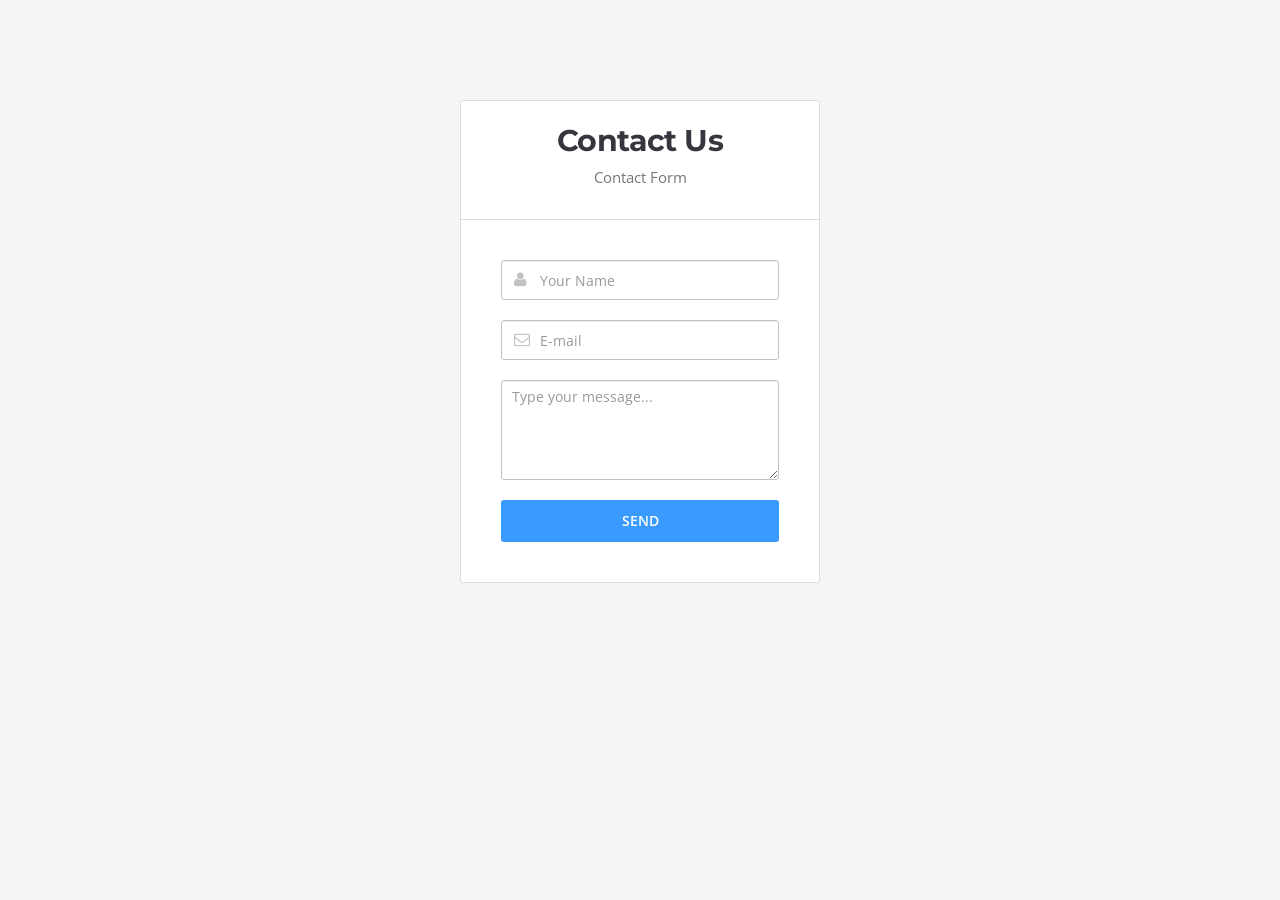
<file: contact.html>
<!DOCTYPE html>
<html lang="en">
  <head>
  <meta charset="utf-8">
  <meta http-equiv="X-UA-Compatible" content="IE=edge">
  <meta name="viewport" content="width=device-width, initial-scale=1">
  <meta name="description" content="Kode is a Premium Bootstrap Admin Template, It's responsive, clean coded and mobile friendly">
  <meta name="keywords" content="bootstrap, admin, dashboard, flat admin template, responsive," />
  <title>Kode - Premium Bootstrap Admin Template</title>

  <!-- ========== Css Files ========== -->
  <link href="css/root.css" rel="stylesheet">
  <style type="text/css">
    body{background: #F5F5F5;}
  </style>
  </head>
  <body>

    <div class="login-form">
      <form action="index.html">
        <div class="top">
          <h1>Contact Us</h1>
          <h4>Contact Form</h4>
        </div>
        <div class="form-area">
          <div class="group">
            <input type="text" class="form-control" placeholder="Your Name">
            <i class="fa fa-user"></i>
          </div>
          <div class="group">
            <input type="text" class="form-control" placeholder="E-mail">
            <i class="fa fa-envelope-o"></i>
          </div>

          <div class="group">
            <textarea class="form-control" style="height:100px; padding-left:10px;" rows="3" id="textarea1" placeholder="Type your message..."></textarea>
          </div>
          <button type="submit" class="btn btn-default btn-block">SEND</button>
        </div>
      </form>

    </div>

</body>
</html>
</file>
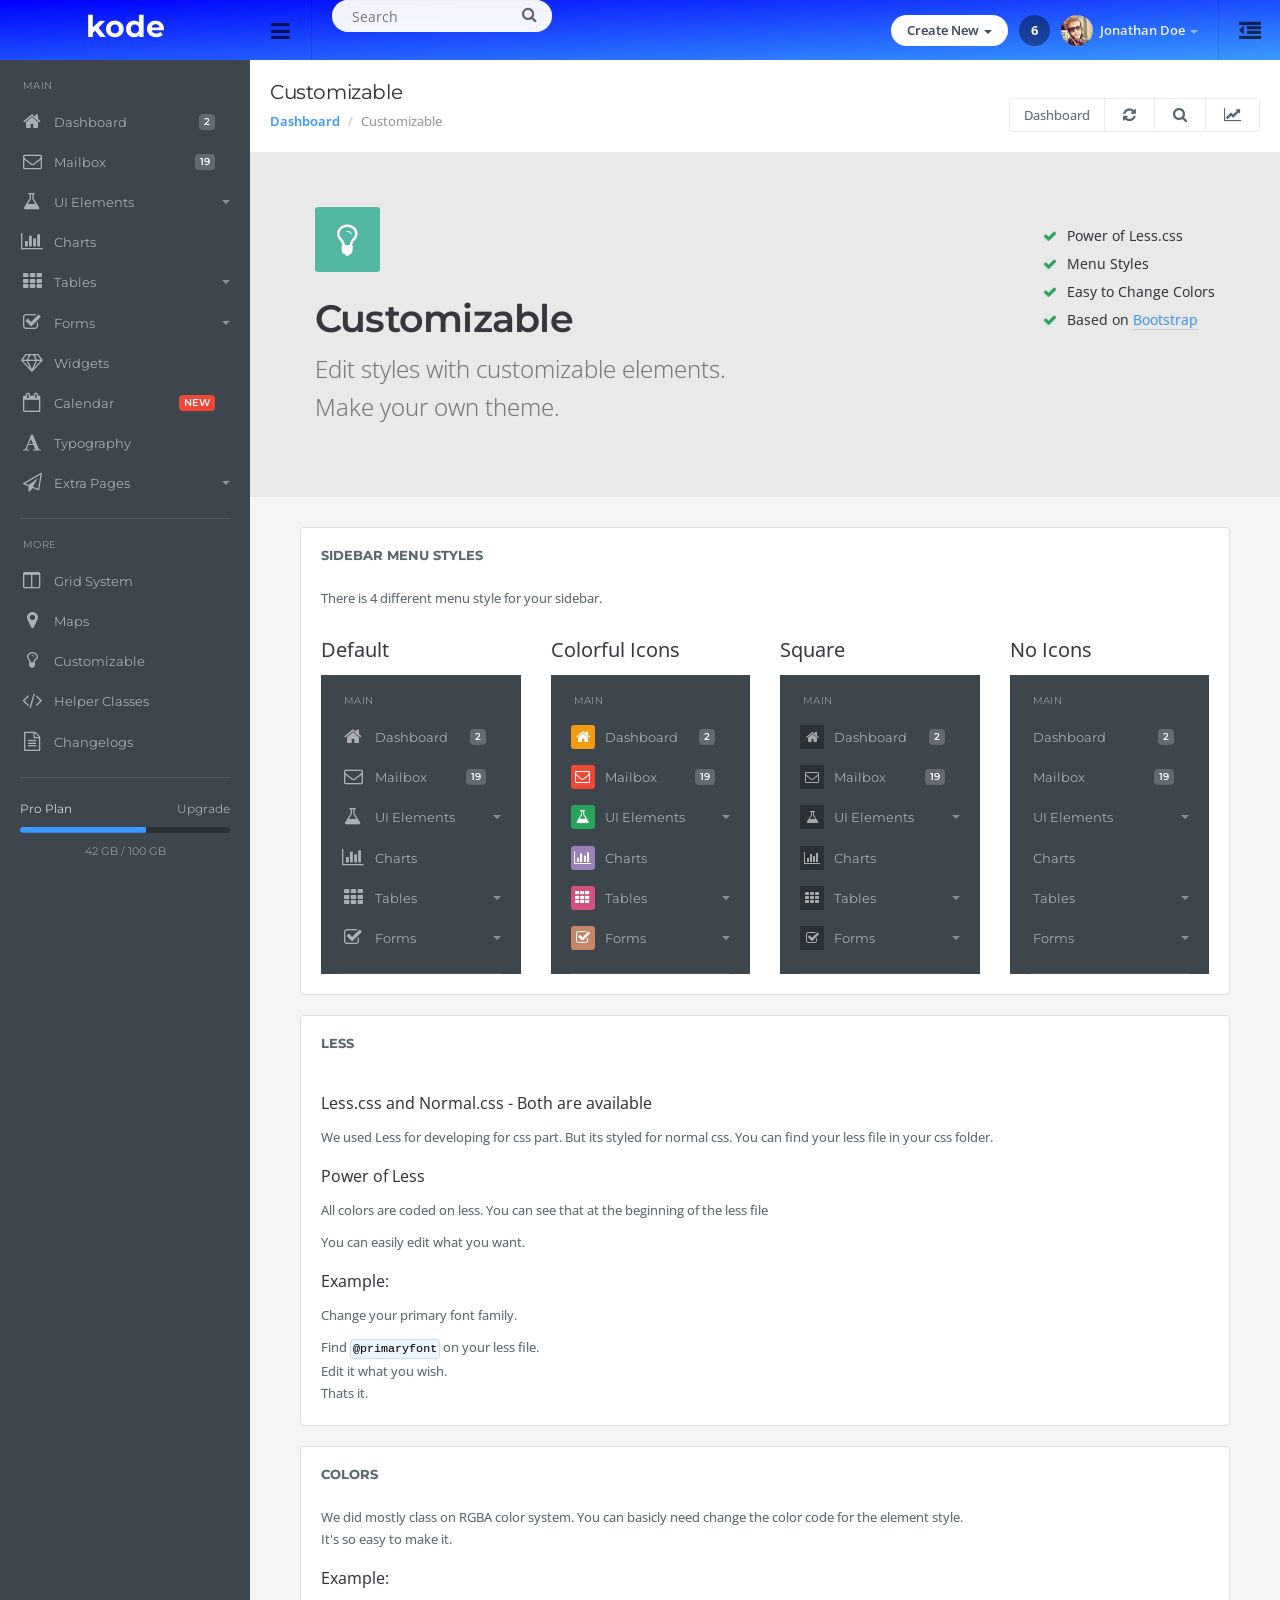
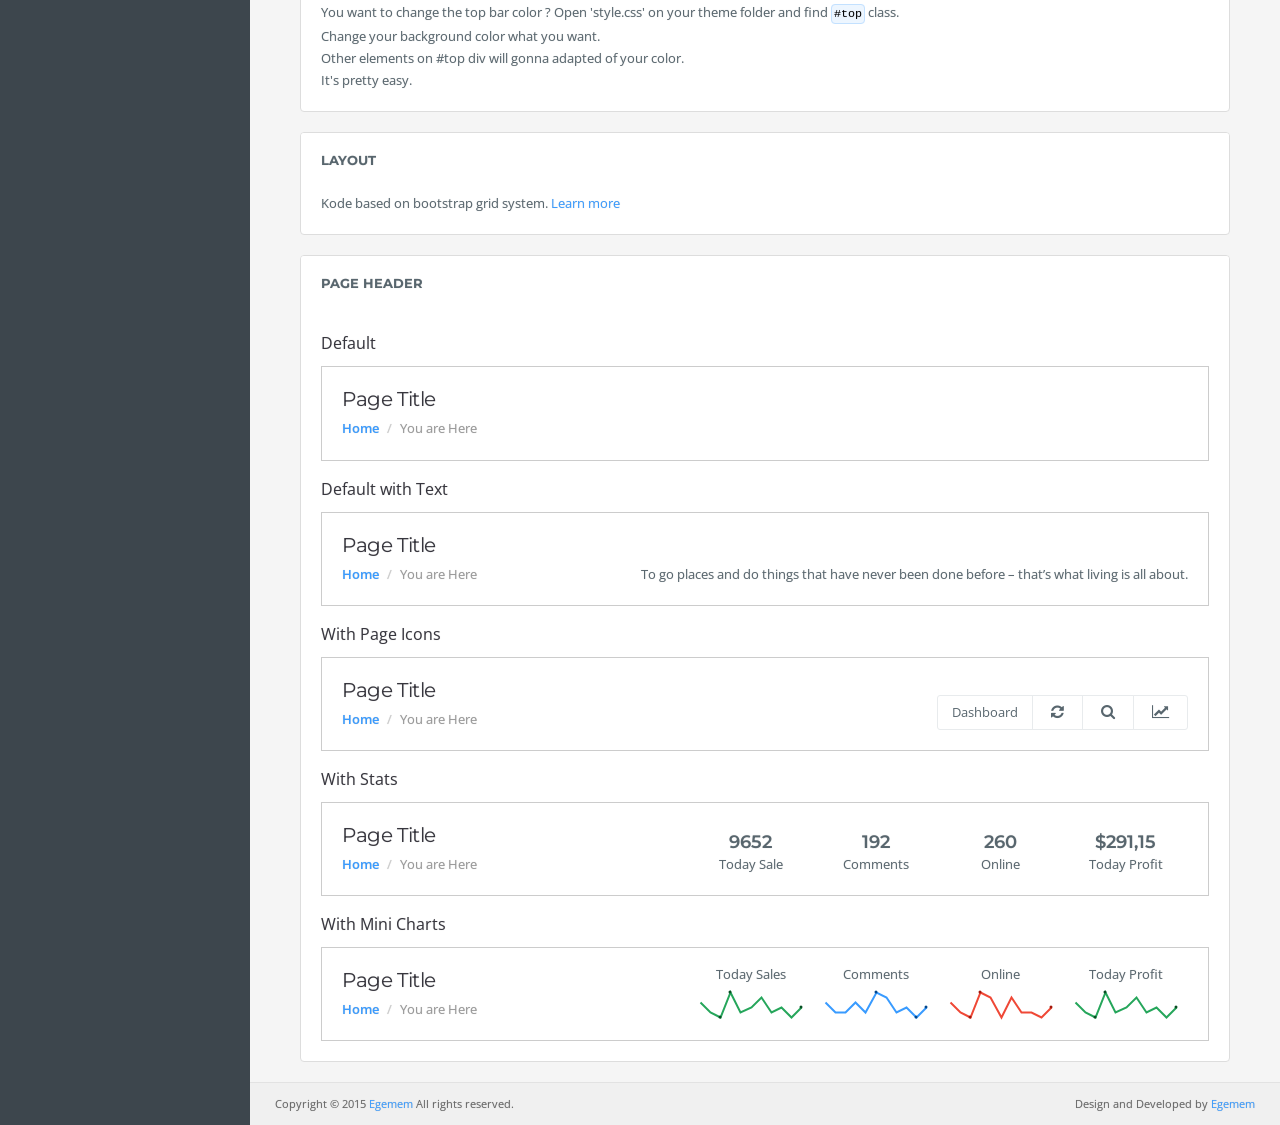
<file: customizable.html>
<!DOCTYPE html>
<html lang="en">
  <head>
  <meta charset="utf-8">
  <meta http-equiv="X-UA-Compatible" content="IE=edge">
  <meta name="viewport" content="width=device-width, initial-scale=1">
  <meta name="description" content="Kode is a Premium Bootstrap Admin Template, It's responsive, clean coded and mobile friendly">
  <meta name="keywords" content="bootstrap, admin, dashboard, flat admin template, responsive," />
  <title>Kode - Premium Bootstrap Admin Template</title>

  <!-- ========== Css Files ========== -->
  <link href="css/root.css" rel="stylesheet">

  </head>
  <body>
  <!-- Start Page Loading -->
  <div class="loading"><img src="img/loading.gif" alt="loading-img"></div>
  <!-- End Page Loading -->
 <!-- //////////////////////////////////////////////////////////////////////////// --> 
  <!-- START TOP -->
  <div id="top" class="clearfix">

  	<!-- Start App Logo -->
  	<div class="applogo">
  		<a href="index.html" class="logo">kode</a>
  	</div>
  	<!-- End App Logo -->

    <!-- Start Sidebar Show Hide Button -->
    <a href="#" class="sidebar-open-button"><i class="fa fa-bars"></i></a>
    <a href="#" class="sidebar-open-button-mobile"><i class="fa fa-bars"></i></a>
    <!-- End Sidebar Show Hide Button -->

    <!-- Start Searchbox -->
    <form class="searchform">
      <input type="text" class="searchbox" id="searchbox" placeholder="Search">
      <span class="searchbutton"><i class="fa fa-search"></i></span>
    </form>
    <!-- End Searchbox -->

    <!-- Start Top Menu -->
    <ul class="topmenu">
      <li><a href="#">Files</a></li>
      <li><a href="#">Authors</a></li>
      <li class="dropdown">
        <a href="#" data-toggle="dropdown" class="dropdown-toggle">My Files <span class="caret"></span></a>
        <ul class="dropdown-menu">
          <li><a href="#">Videos</a></li>
          <li><a href="#">Pictures</a></li>
          <li><a href="#">Blog Posts</a></li>
        </ul>
      </li>
    </ul>
    <!-- End Top Menu -->

    <!-- Start Sidepanel Show-Hide Button -->
    <a href="#sidepanel" class="sidepanel-open-button"><i class="fa fa-outdent"></i></a>
    <!-- End Sidepanel Show-Hide Button -->

    <!-- Start Top Right -->
    <ul class="top-right">

    <li class="dropdown link">
      <a href="#" data-toggle="dropdown" class="dropdown-toggle hdbutton">Create New <span class="caret"></span></a>
        <ul class="dropdown-menu dropdown-menu-list">
          <li><a href="#"><i class="fa falist fa-paper-plane-o"></i>Product or Item</a></li>
          <li><a href="#"><i class="fa falist fa-font"></i>Blog Post</a></li>
          <li><a href="#"><i class="fa falist fa-file-image-o"></i>Image Gallery</a></li>
          <li><a href="#"><i class="fa falist fa-file-video-o"></i>Video Gallery</a></li>
        </ul>
    </li>

    <li class="link">
      <a href="#" class="notifications">6</a>
    </li>

    <li class="dropdown link">
      <a href="#" data-toggle="dropdown" class="dropdown-toggle profilebox"><img src="img/profileimg.png" alt="img"><b>Jonathan Doe</b><span class="caret"></span></a>
        <ul class="dropdown-menu dropdown-menu-list dropdown-menu-right">
          <li role="presentation" class="dropdown-header">Profile</li>
          <li><a href="#"><i class="fa falist fa-inbox"></i>Inbox<span class="badge label-danger">4</span></a></li>
          <li><a href="#"><i class="fa falist fa-file-o"></i>Files</a></li>
          <li><a href="#"><i class="fa falist fa-wrench"></i>Settings</a></li>
          <li class="divider"></li>
          <li><a href="#"><i class="fa falist fa-lock"></i> Lockscreen</a></li>
          <li><a href="#"><i class="fa falist fa-power-off"></i> Logout</a></li>
        </ul>
    </li>

    </ul>
    <!-- End Top Right -->

  </div>
  <!-- END TOP -->
 <!-- //////////////////////////////////////////////////////////////////////////// --> 

<!-- //////////////////////////////////////////////////////////////////////////// --> 
<!-- START SIDEBAR -->
<div class="sidebar clearfix">

<ul class="sidebar-panel nav">
  <li class="sidetitle">MAIN</li>
  <li><a href="index.html"><span class="icon color5"><i class="fa fa-home"></i></span>Dashboard<span class="label label-default">2</span></a></li>
  <li><a href="mailbox.html"><span class="icon color6"><i class="fa fa-envelope-o"></i></span>Mailbox<span class="label label-default">19</span></a></li>
  <li><a href="#"><span class="icon color7"><i class="fa fa-flask"></i></span>UI Elements<span class="caret"></span></a>
    <ul>
      <li><a href="icons.html">Icons</a></li>
      <li><a href="tabs.html">Tabs</a></li>
      <li><a href="buttons.html">Buttons</a></li>
      <li><a href="panels.html">Panels</a></li>
      <li><a href="notifications.html">Notifications</a></li>
      <li><a href="modal-boxes.html">Modal Boxes</a></li>
      <li><a href="progress-bars.html">Progress Bars</a></li>
      <li><a href="others.html">Others<span class="label label-danger">NEW</span></a></li>
    </ul>
  </li>
  <li><a href="charts.html"><span class="icon color8"><i class="fa fa-bar-chart"></i></span>Charts</a></li>
  <li><a href="#"><span class="icon color9"><i class="fa fa-th"></i></span>Tables<span class="caret"></span></a>
    <ul>
      <li><a href="basic-table.html">Basic Tables</a></li>
      <li><a href="data-table.html">Data Tables</a></li>
    </ul>
  </li>
  <li><a href="#"><span class="icon color10"><i class="fa fa-check-square-o"></i></span>Forms<span class="caret"></span></a>
    <ul>
      <li><a href="form-elements.html">Form Elements</a></li>
      <li><a href="layouts.html">Form Layouts</a></li>
      <li><a href="text-editors.html">Text Editors</a></li>
    </ul>
  </li>
  <li><a href="widgets.html"><span class="icon color11"><i class="fa fa-diamond"></i></span>Widgets</a></li>
  <li><a href="calendar.html"><span class="icon color8"><i class="fa fa-calendar-o"></i></span>Calendar<span class="label label-danger">NEW</span></a></li>
  <li><a href="typography.html"><span class="icon color12"><i class="fa fa-font"></i></span>Typography</a></li>
  <li><a href="#"><span class="icon color14"><i class="fa fa-paper-plane-o"></i></span>Extra Pages<span class="caret"></span></a>
    <ul>
      <li><a href="social-profile.html">Social Profile</a></li>
      <li><a href="invoice.html">Invoice<span class="label label-danger">NEW</span></a></li>
      <li><a href="login.html">Login Page</a></li>
      <li><a href="register.html">Register</a></li>
      <li><a href="forgot-password.html">Forgot Password</a></li>
      <li><a href="lockscreen.html">Lockscreen</a></li>
      <li><a href="blank.html">Blank Page</a></li>
      <li><a href="contact.html">Contact</a></li>
      <li><a href="404.html">404 Page</a></li>
      <li><a href="500.html">500 Page</a></li>
    </ul>
  </li>
</ul>

<ul class="sidebar-panel nav">
  <li class="sidetitle">MORE</li>
  <li><a href="grid.html"><span class="icon color15"><i class="fa fa-columns"></i></span>Grid System</a></li>
  <li><a href="maps.html"><span class="icon color7"><i class="fa fa-map-marker"></i></span>Maps</a></li>
  <li><a href="customizable.html"><span class="icon color10"><i class="fa fa-lightbulb-o"></i></span>Customizable</a></li>
  <li><a href="helper-classes.html"><span class="icon color8"><i class="fa fa-code"></i></span>Helper Classes</a></li>
  <li><a href="changelogs.html"><span class="icon color12"><i class="fa fa-file-text-o"></i></span>Changelogs</a></li>
</ul>

<div class="sidebar-plan">
  Pro Plan<a href="#" class="link">Upgrade</a>
  <div class="progress">
  <div class="progress-bar" role="progressbar" aria-valuenow="60" aria-valuemin="0" aria-valuemax="100" style="width: 60%;">
  </div>
</div>
<span class="space">42 GB / 100 GB</span>
</div>

</div>
<!-- END SIDEBAR -->
<!-- //////////////////////////////////////////////////////////////////////////// --> 

 <!-- //////////////////////////////////////////////////////////////////////////// --> 
<!-- START CONTENT -->
<div class="content">

  <!-- Start Page Header -->
  <div class="page-header">
    <h1 class="title">Customizable</h1>
      <ol class="breadcrumb">
        <li><a href="index.html">Dashboard</a></li>
        <li class="active">Customizable</li>
      </ol>

    <!-- Start Page Header Right Div -->
    <div class="right">
      <div class="btn-group" role="group" aria-label="...">
        <a href="index.html" class="btn btn-light">Dashboard</a>
        <a href="#" class="btn btn-light"><i class="fa fa-refresh"></i></a>
        <a href="#" class="btn btn-light"><i class="fa fa-search"></i></a>
        <a href="#" class="btn btn-light" id="topstats"><i class="fa fa-line-chart"></i></a>
      </div>
    </div>
    <!-- End Page Header Right Div -->

  </div>
  <!-- End Page Header -->

  <!-- Start Presentation -->
  <div class="row presentation">

    <div class="col-lg-8 col-md-6 titles">
      <span class="icon color8-bg" style="padding:8px 22px;"><i class="fa fa-lightbulb-o"></i></span>
      <h1>Customizable</h1>
      <h4>Edit styles with customizable elements. <br> Make your own theme.</h4>
    </div>

    <div class="col-lg-4 col-md-6">
      <ul class="list-unstyled list">
        <li><i class="fa fa-check"></i>Power of Less.css<li>
        <li><i class="fa fa-check"></i>Menu Styles<li>
        <li><i class="fa fa-check"></i>Easy to Change Colors<li>
        <li><i class="fa fa-check"></i>Based on <a href="http://getbootstrap.com/" target="_blank">Bootstrap</a><li>
      </ul>
    </div>

  </div>
  <!-- End Presentation -->

 <!-- //////////////////////////////////////////////////////////////////////////// --> 
<!-- START CONTAINER -->
<div class="container-padding">


  <!-- Start Row -->
  <div class="row">
    

    <div class="col-md-12">
      <div class="panel panel-default">

        <div class="panel-title">
          Sidebar Menu Styles
        </div>

            <div class="panel-body">

              <p>There is 4 different menu style for your sidebar.</p>

              <div class="row demo-sidebarmenu">

              <!-- Start Style 1 -->
              <div class="col-md-3">
                  <h4>Default</h4>
                  <!-- START SIDEBAR -->
                  <div class="sidebar clearfix">
                  <ul class="sidebar-panel nav">
                    <li class="sidetitle">MAIN</li>
                    <li><a href="#"><span class="icon color5"><i class="fa fa-home"></i></span>Dashboard<span class="label label-default">2</span></a></li>
                    <li><a href="#"><span class="icon color6"><i class="fa fa-envelope-o"></i></span>Mailbox<span class="label label-default">19</span></a></li>
                    <li><a href="#"><span class="icon color7"><i class="fa fa-flask"></i></span>UI Elements<span class="caret"></span></a></li>
                    <li><a href="#"><span class="icon color8"><i class="fa fa-bar-chart"></i></span>Charts</a></li>
                    <li><a href="#"><span class="icon color9"><i class="fa fa-th"></i></span>Tables<span class="caret"></span></a></li>
                    <li><a href="#"><span class="icon color10"><i class="fa fa-check-square-o"></i></span>Forms<span class="caret"></span></a></li>
                  </ul>
                  </div>
                  <!-- END SIDEBAR -->
              </div>
              <!-- End Style 1 -->

              <!-- Start Style 2 -->
              <div class="col-md-3">
                  <h4>Colorful Icons</h4>
                  <!-- START SIDEBAR -->
                  <div class="sidebar sidebar-colorful clearfix">
                  <ul class="sidebar-panel nav">
                    <li class="sidetitle">MAIN</li>
                    <li><a href="#"><span class="icon color5"><i class="fa fa-home"></i></span>Dashboard<span class="label label-default">2</span></a></li>
                    <li><a href="#"><span class="icon color6"><i class="fa fa-envelope-o"></i></span>Mailbox<span class="label label-default">19</span></a></li>
                    <li><a href="#"><span class="icon color3"><i class="fa fa-flask"></i></span>UI Elements<span class="caret"></span></a></li>
                    <li><a href="#"><span class="icon color7"><i class="fa fa-bar-chart"></i></span>Charts</a></li>
                    <li><a href="#"><span class="icon color9"><i class="fa fa-th"></i></span>Tables<span class="caret"></span></a></li>
                    <li><a href="#"><span class="icon color10"><i class="fa fa-check-square-o"></i></span>Forms<span class="caret"></span></a></li>
                  </ul>
                  </div>
                  <!-- END SIDEBAR -->
              </div>
              <!-- End Style 2 -->

              <!-- Start Style 3 -->
              <div class="col-md-3">
                  <h4>Square</h4>
                  <!-- START SIDEBAR -->
                  <div class="sidebar sidebar-square clearfix">
                  <ul class="sidebar-panel nav">
                    <li class="sidetitle">MAIN</li>
                    <li><a href="#"><span class="icon color5"><i class="fa fa-home"></i></span>Dashboard<span class="label label-default">2</span></a></li>
                    <li><a href="#"><span class="icon color6"><i class="fa fa-envelope-o"></i></span>Mailbox<span class="label label-default">19</span></a></li>
                    <li><a href="#"><span class="icon color3"><i class="fa fa-flask"></i></span>UI Elements<span class="caret"></span></a></li>
                    <li><a href="#"><span class="icon color7"><i class="fa fa-bar-chart"></i></span>Charts</a></li>
                    <li><a href="#"><span class="icon color9"><i class="fa fa-th"></i></span>Tables<span class="caret"></span></a></li>
                    <li><a href="#"><span class="icon color10"><i class="fa fa-check-square-o"></i></span>Forms<span class="caret"></span></a></li>
                  </ul>
                  </div>
                  <!-- END SIDEBAR -->
              </div>
              <!-- End Style 3 -->

              <!-- Start Style 4 -->
              <div class="col-md-3">
                  <h4>No Icons</h4>
                  <!-- START SIDEBAR -->
                  <div class="sidebar sidebar-no-icon clearfix">
                  <ul class="sidebar-panel nav">
                    <li class="sidetitle">MAIN</li>
                    <li><a href="#"><span class="icon color5"><i class="fa fa-home"></i></span>Dashboard<span class="label label-default">2</span></a></li>
                    <li><a href="#"><span class="icon color6"><i class="fa fa-envelope-o"></i></span>Mailbox<span class="label label-default">19</span></a></li>
                    <li><a href="#"><span class="icon color3"><i class="fa fa-flask"></i></span>UI Elements<span class="caret"></span></a></li>
                    <li><a href="#"><span class="icon color7"><i class="fa fa-bar-chart"></i></span>Charts</a></li>
                    <li><a href="#"><span class="icon color9"><i class="fa fa-th"></i></span>Tables<span class="caret"></span></a></li>
                    <li><a href="#"><span class="icon color10"><i class="fa fa-check-square-o"></i></span>Forms<span class="caret"></span></a></li>
                  </ul>
                  </div>
                  <!-- END SIDEBAR -->
              </div>
              <!-- End Style 4 -->


              </div>

            </div>

      </div>
    </div>

  </div>
  <!-- End Row -->

  <!-- Start Row -->
  <div class="row">
    

    <div class="col-md-12">
      <div class="panel panel-default">

        <div class="panel-title">
          Less
        </div>

            <div class="panel-body">
              <h5>Less.css and Normal.css - Both are available</h5>
              We used Less for developing for css part. But its styled for normal css.
              You can find your less file in your css folder.
              <h5>Power of Less</h5>
              <p>All colors are coded on less. You can see that at the beginning of the less file</p>
              <p>You can easily edit what you want.</p>
              <h5>Example:</h5>
              <p>Change your primary font family.</p>
              Find <code>@primaryfont</code> on your less file.<br>
              Edit it what you wish.<br>
              Thats it.
            </div>

      </div>
    </div>

  </div>
  <!-- End Row -->

  <!-- Start Row -->
  <div class="row">
    

    <div class="col-md-12">
      <div class="panel panel-default">

        <div class="panel-title">
          Colors
        </div>

            <div class="panel-body">

              We did mostly class on RGBA color system. You can basicly need change the color code for the element style.
              <p>It's so easy to make it.</p>
              <h5>Example:</h5>
              You want to change the top bar color ?
              Open 'style.css' on your theme folder and find <code>#top</code> class.<br>
              Change your background color what you want.<br>
              Other elements on #top div will gonna adapted of your color.<br>
              It's pretty easy.

            </div>

      </div>
    </div>

  </div>
  <!-- End Row -->

  <!-- Start Row -->
  <div class="row">
    

    <div class="col-md-12">
      <div class="panel panel-default">

        <div class="panel-title">
          Layout
        </div>

            <div class="panel-body">

              Kode based on bootstrap grid system.
              <a href="http://getbootstrap.com/css/#grid" target="_blank">Learn more</a>

            </div>

      </div>
    </div>

  </div>
  <!-- End Row -->

  <!-- Start Row -->
  <div class="row">
    

    <div class="col-md-12">
      <div class="panel panel-default">

        <div class="panel-title">
          Page Header
        </div>

            <div class="panel-body">
              
              <h5>Default</h5>
                <!-- Start Page Header -->
                <div class="page-header" style="margin:0;border:1px solid #ccc;">
                  <h1 class="title">Page Title</h1>
                    <ol class="breadcrumb">
                      <li><a href="index.html">Home</a></li>
                      <li class="active">You are Here</li>
                    </ol>

                  <!-- Start Page Header Right Div -->
                  <div class="right">
                  </div>
                  <!-- End Page Header Right Div -->

                </div>
                <!-- End Page Header -->
              
              <h5>Default with Text</h5>
                <!-- Start Page Header -->
                <div class="page-header" style="margin:0;border:1px solid #ccc;">
                  <h1 class="title">Page Title</h1>
                    <ol class="breadcrumb">
                      <li><a href="index.html">Home</a></li>
                      <li class="active">You are Here</li>
                    </ol>

                  <!-- Start Page Header Right Div -->
                  <div class="right">
                    To go places and do things that have never been done before – that’s what living is all about.
                  </div>
                  <!-- End Page Header Right Div -->

                </div>
                <!-- End Page Header -->
              
              <h5>With Page Icons</h5>
                <!-- Start Page Header -->
                <div class="page-header" style="margin:0;border:1px solid #ccc;">
                  <h1 class="title">Page Title</h1>
                    <ol class="breadcrumb">
                      <li><a href="index.html">Home</a></li>
                      <li class="active">You are Here</li>
                    </ol>

                  <!-- Start Page Header Right Div -->
                  <div class="right">
                    <div class="btn-group" role="group" aria-label="...">
                      <button type="button" class="btn btn-light">Dashboard</button>
                      <button type="button" class="btn btn-light"><i class="fa fa-refresh"></i></button>
                      <button type="button" class="btn btn-light"><i class="fa fa-search"></i></button>
                      <button type="button" class="btn btn-light"><i class="fa fa-line-chart"></i></button>
                    </div>
                  </div>
                  <!-- End Page Header Right Div -->

                </div>
                <!-- End Page Header -->
              
              <h5>With Stats</h5>
                <!-- Start Page Header -->
                <div class="page-header" style="margin:0;border:1px solid #ccc;">
                  <h1 class="title">Page Title</h1>
                    <ol class="breadcrumb">
                      <li><a href="index.html">Home</a></li>
                      <li class="active">You are Here</li>
                    </ol>

                  <!-- Start Page Header Right Div -->
                  <div class="right">
                      <ul class="widget-inline-list clearfix">
                        <li class="col-3"><span>9652</span>Today Sale</li>
                        <li class="col-3"><span>192</span>Comments</li>
                        <li class="col-3"><span>260</span>Online</li>
                        <li class="col-3"><span>$291,15</span>Today Profit</li>
                      </ul>
                  </div>
                  <!-- End Page Header Right Div -->

                </div>
                <!-- End Page Header -->
              
              <h5>With Mini Charts</h5>
                <!-- Start Page Header -->
                <div class="page-header" style="margin:0;border:1px solid #ccc;">
                  <h1 class="title">Page Title</h1>
                    <ol class="breadcrumb">
                      <li><a href="index.html">Home</a></li>
                      <li class="active">You are Here</li>
                    </ol>

                  <!-- Start Page Header Right Div -->
                  <div class="right">
                      <ul class="widget-inline-list clearfix">
                        <li class="col-3">Today Sales<i class="chart sparkline-green"></i></li>
                        <li class="col-3">Comments<i class="chart sparkline-blue"></i></li>
                        <li class="col-3">Online<i class="chart sparkline-red"></i></li>
                        <li class="col-3">Today Profit<i class="chart sparkline-green"></i></li>
                      </ul>
                  </div>
                  <!-- End Page Header Right Div -->

                </div>
                <!-- End Page Header -->

            </div>

      </div>
    </div>

  </div>
  <!-- End Row -->


</div>
<!-- END CONTAINER -->
 <!-- //////////////////////////////////////////////////////////////////////////// --> 


<!-- Start Footer -->
<div class="row footer">
  <div class="col-md-6 text-left">
  Copyright © 2015 <a href="http://themeforest.net/user/egemem/portfolio" target="_blank">Egemem</a> All rights reserved.
  </div>
  <div class="col-md-6 text-right">
    Design and Developed by <a href="http://themeforest.net/user/egemem/portfolio" target="_blank">Egemem</a>
  </div> 
</div>
<!-- End Footer -->


</div>
<!-- End Content -->
 <!-- //////////////////////////////////////////////////////////////////////////// --> 


<!-- //////////////////////////////////////////////////////////////////////////// --> 
<!-- START SIDEPANEL -->
<div role="tabpanel" class="sidepanel">

  <!-- Nav tabs -->
  <ul class="nav nav-tabs" role="tablist">
    <li role="presentation" class="active"><a href="#today" aria-controls="today" role="tab" data-toggle="tab">TODAY</a></li>
    <li role="presentation"><a href="#tasks" aria-controls="tasks" role="tab" data-toggle="tab">TASKS</a></li>
    <li role="presentation"><a href="#chat" aria-controls="chat" role="tab" data-toggle="tab">CHAT</a></li>
  </ul>

  <!-- Tab panes -->
  <div class="tab-content">

    <!-- Start Today -->
    <div role="tabpanel" class="tab-pane active" id="today">

      <div class="sidepanel-m-title">
        Today
        <span class="left-icon"><a href="#"><i class="fa fa-refresh"></i></a></span>
        <span class="right-icon"><a href="#"><i class="fa fa-file-o"></i></a></span>
      </div>

      <div class="gn-title">NEW</div>

      <ul class="list-w-title">
        <li>
          <a href="#">
            <span class="label label-danger">ORDER</span>
            <span class="date">9 hours ago</span>
            <h4>New Jacket 2.0</h4>
            Etiam auctor porta augue sit amet facilisis. Sed libero nisi, scelerisque.
          </a>
        </li>
        <li>
          <a href="#">
            <span class="label label-success">COMMENT</span>
            <span class="date">14 hours ago</span>
            <h4>Bill Jackson</h4>
            Etiam auctor porta augue sit amet facilisis. Sed libero nisi, scelerisque.
          </a>
        </li>
        <li>
          <a href="#">
            <span class="label label-info">MEETING</span>
            <span class="date">at 2:30 PM</span>
            <h4>Developer Team</h4>
            Etiam auctor porta augue sit amet facilisis. Sed libero nisi, scelerisque.
          </a>
        </li>
        <li>
          <a href="#">
            <span class="label label-warning">EVENT</span>
            <span class="date">3 days left</span>
            <h4>Birthday Party</h4>
            Etiam auctor porta augue sit amet facilisis. Sed libero nisi, scelerisque.
          </a>
        </li>
      </ul>

    </div>
    <!-- End Today -->

    <!-- Start Tasks -->
    <div role="tabpanel" class="tab-pane" id="tasks">

      <div class="sidepanel-m-title">
        To-do List
        <span class="left-icon"><a href="#"><i class="fa fa-pencil"></i></a></span>
        <span class="right-icon"><a href="#"><i class="fa fa-trash"></i></a></span>
      </div>

      <div class="gn-title">TODAY</div>

      <ul class="todo-list">
        <li class="checkbox checkbox-primary">
          <input id="checkboxside1" type="checkbox"><label for="checkboxside1">Add new products</label>
        </li>
        
        <li class="checkbox checkbox-primary">
          <input id="checkboxside2" type="checkbox"><label for="checkboxside2"><b>May 12, 6:30 pm</b> Meeting with Team</label>
        </li>
        
        <li class="checkbox checkbox-warning">
          <input id="checkboxside3" type="checkbox"><label for="checkboxside3">Design Facebook page</label>
        </li>
        
        <li class="checkbox checkbox-info">
          <input id="checkboxside4" type="checkbox"><label for="checkboxside4">Send Invoice to customers</label>
        </li>
        
        <li class="checkbox checkbox-danger">
          <input id="checkboxside5" type="checkbox"><label for="checkboxside5">Meeting with developer team</label>
        </li>
      </ul>

      <div class="gn-title">TOMORROW</div>
      <ul class="todo-list">
        <li class="checkbox checkbox-warning">
          <input id="checkboxside6" type="checkbox"><label for="checkboxside6">Redesign our company blog</label>
        </li>
        
        <li class="checkbox checkbox-success">
          <input id="checkboxside7" type="checkbox"><label for="checkboxside7">Finish client work</label>
        </li>
        
        <li class="checkbox checkbox-info">
          <input id="checkboxside8" type="checkbox"><label for="checkboxside8">Call Johnny from Developer Team</label>
        </li>

      </ul>
    </div>    
    <!-- End Tasks -->

    <!-- Start Chat -->
    <div role="tabpanel" class="tab-pane" id="chat">

      <div class="sidepanel-m-title">
        Friend List
        <span class="left-icon"><a href="#"><i class="fa fa-pencil"></i></a></span>
        <span class="right-icon"><a href="#"><i class="fa fa-trash"></i></a></span>
      </div>

      <div class="gn-title">ONLINE MEMBERS (3)</div>
      <ul class="group">
        <li class="member"><a href="#"><img src="img/profileimg.png" alt="img"><b>Allice Mingham</b>Los Angeles</a><span class="status online"></span></li>
        <li class="member"><a href="#"><img src="img/profileimg2.png" alt="img"><b>James Throwing</b>Las Vegas</a><span class="status busy"></span></li>
        <li class="member"><a href="#"><img src="img/profileimg3.png" alt="img"><b>Fred Stonefield</b>New York</a><span class="status away"></span></li>
        <li class="member"><a href="#"><img src="img/profileimg4.png" alt="img"><b>Chris M. Johnson</b>California</a><span class="status online"></span></li>
      </ul>

      <div class="gn-title">OFFLINE MEMBERS (8)</div>
     <ul class="group">
        <li class="member"><a href="#"><img src="img/profileimg5.png" alt="img"><b>Allice Mingham</b>Los Angeles</a><span class="status offline"></span></li>
        <li class="member"><a href="#"><img src="img/profileimg6.png" alt="img"><b>James Throwing</b>Las Vegas</a><span class="status offline"></span></li>
      </ul>

      <form class="search">
        <input type="text" class="form-control" placeholder="Search a Friend...">
      </form>
    </div>
    <!-- End Chat -->

  </div>

</div>
<!-- END SIDEPANEL -->
<!-- //////////////////////////////////////////////////////////////////////////// --> 



<!-- ================================================
jQuery Library
================================================ -->
<script type="text/javascript" src="js/jquery.min.js"></script>

<!-- ================================================
Bootstrap Core JavaScript File
================================================ -->
<script src="js/bootstrap/bootstrap.min.js"></script>

<!-- ================================================
Plugin.js - Some Specific JS codes for Plugin Settings
================================================ -->
<script type="text/javascript" src="js/plugins.js"></script>

<!-- ================================================
Sparkline
================================================ -->
<!-- main file -->
<script type="text/javascript" src="js/sparkline/sparkline.js"></script>
<!-- demo codes -->
<script type="text/javascript" src="js/sparkline/sparkline-plugin.js"></script>


</body>
</html>
</file>
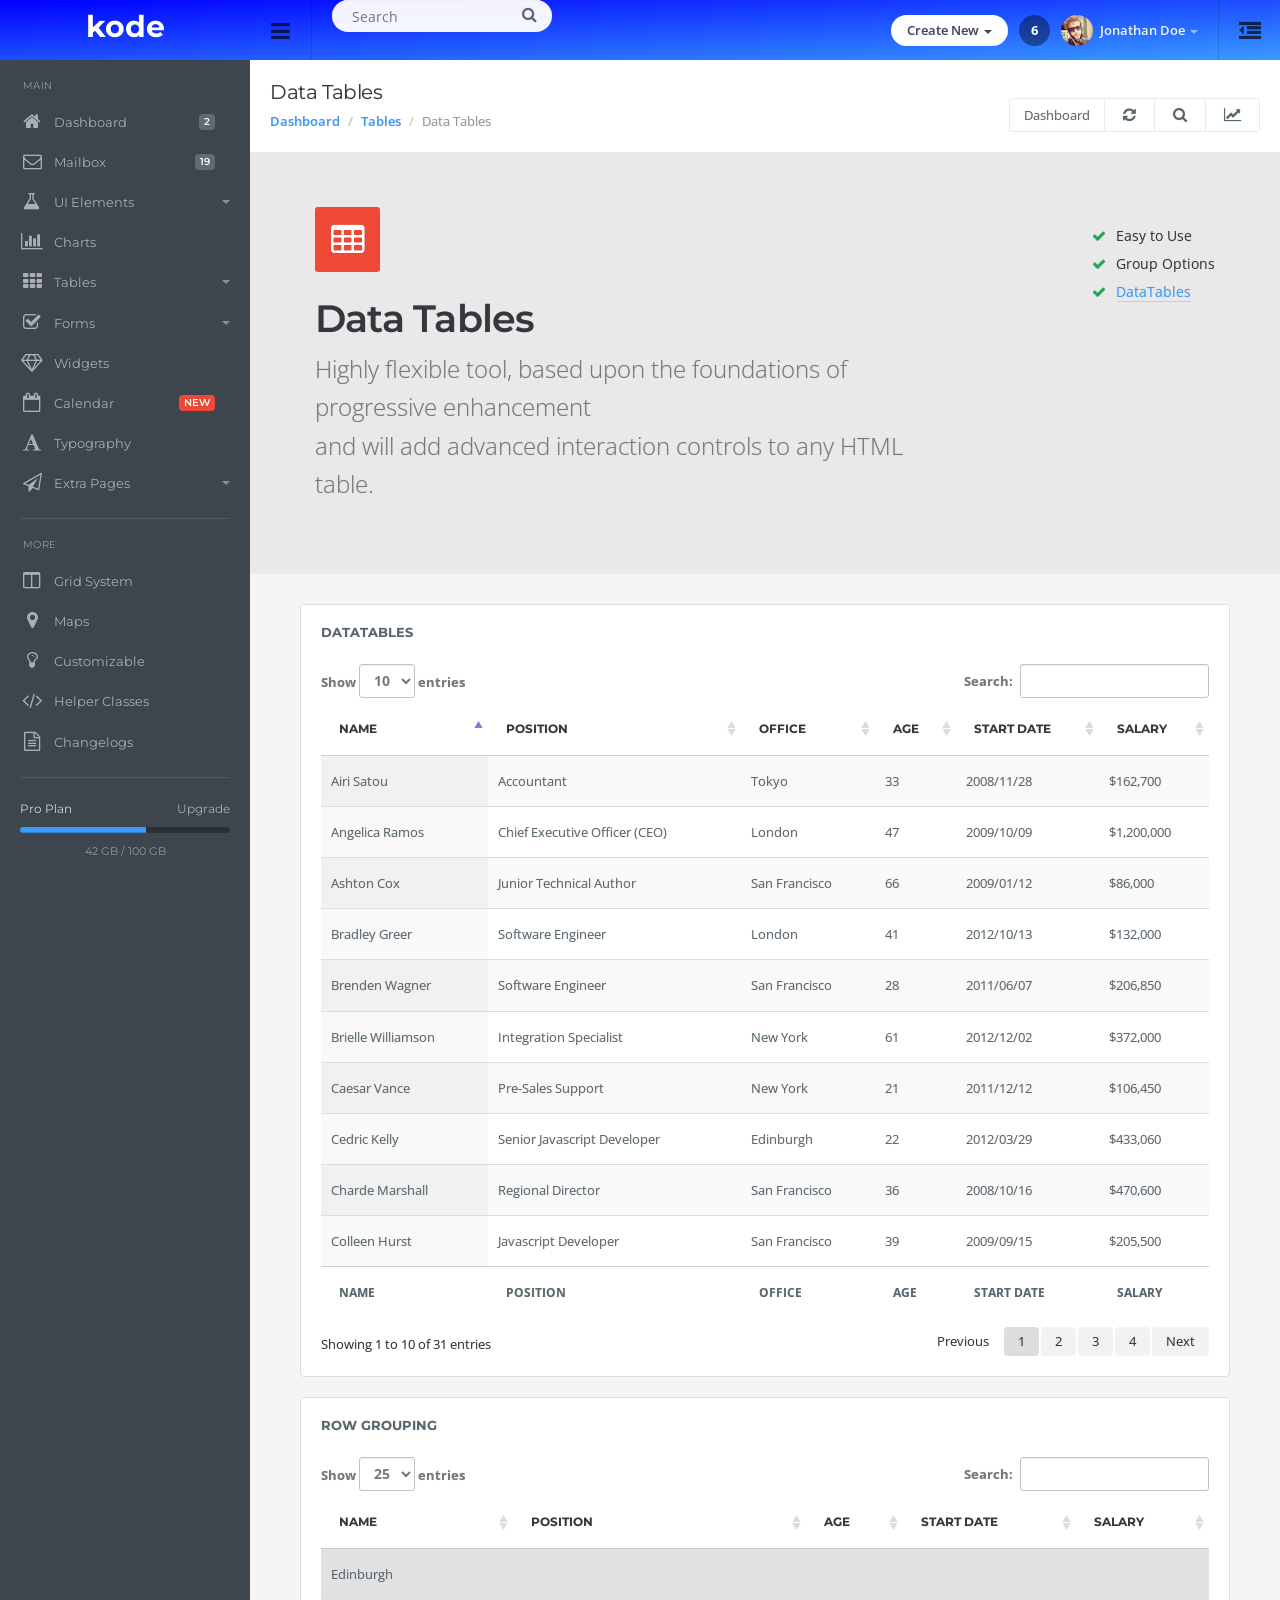
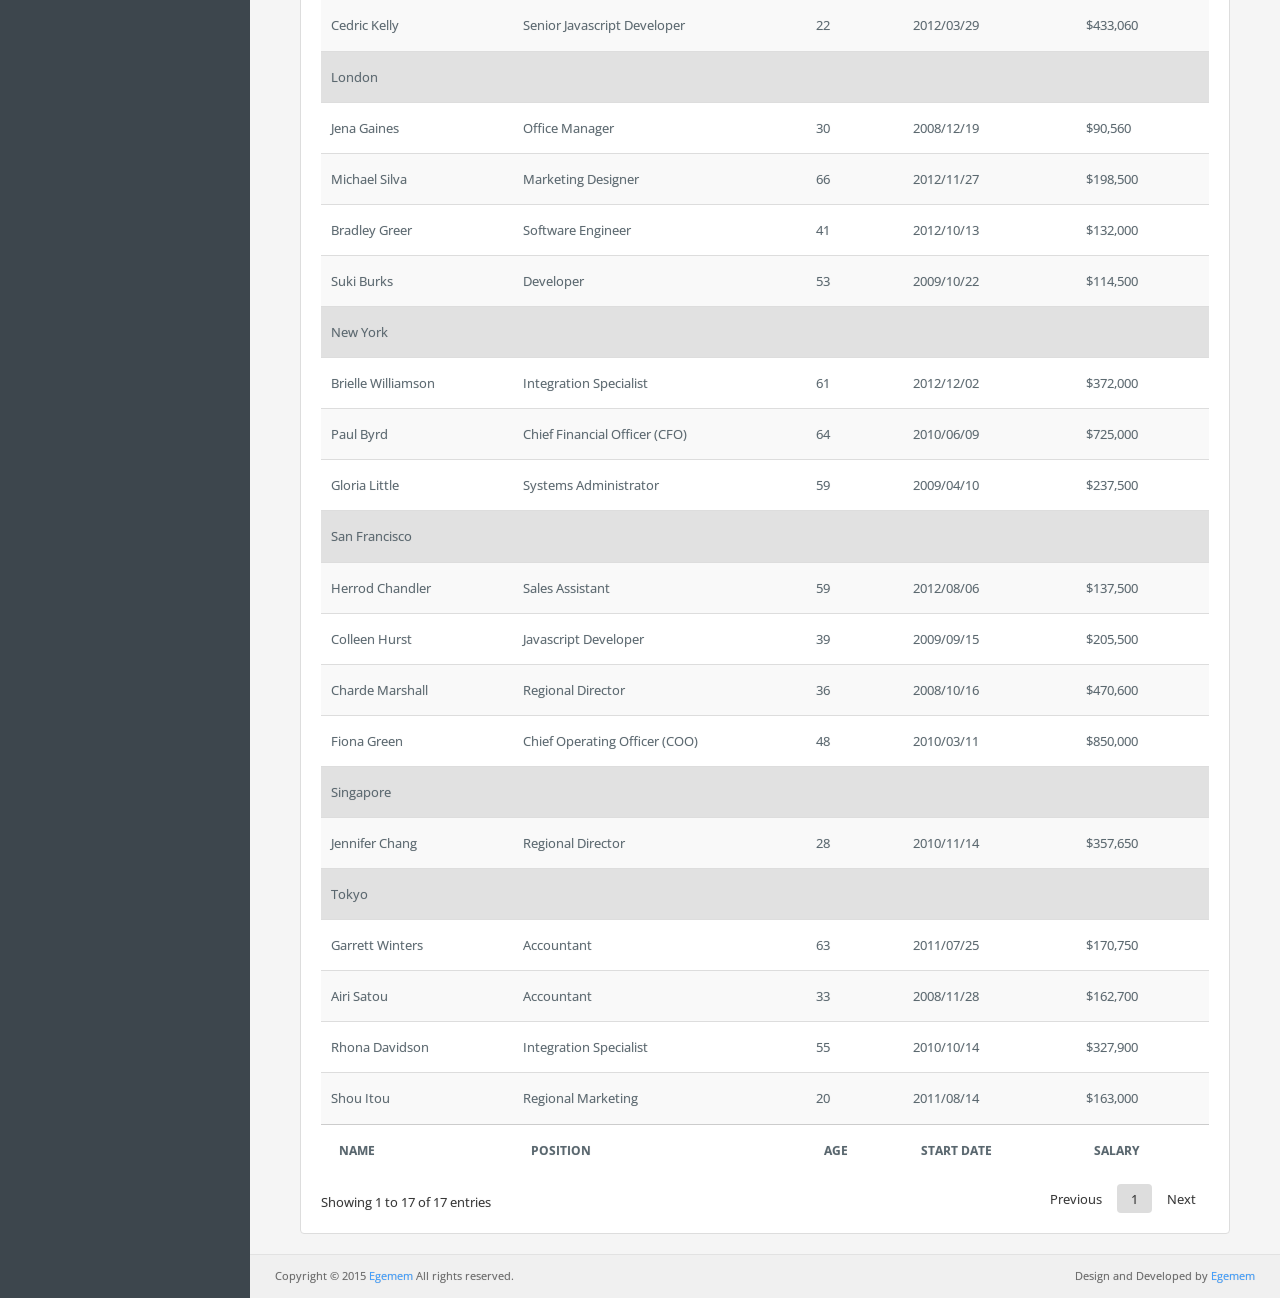
<file: data-table.html>
<!DOCTYPE html>
<html lang="en">
  <head>
  <meta charset="utf-8">
  <meta http-equiv="X-UA-Compatible" content="IE=edge">
  <meta name="viewport" content="width=device-width, initial-scale=1">
  <meta name="description" content="Kode is a Premium Bootstrap Admin Template, It's responsive, clean coded and mobile friendly">
  <meta name="keywords" content="bootstrap, admin, dashboard, flat admin template, responsive," />
  <title>tKode - Premium Bootstrap Admin Template</title>

  <!-- ========== Css Files ========== -->
  <link href="css/root.css" rel="stylesheet">

  </head>
  <body>
  <!-- Start Page Loading -->
  <div class="loading"><img src="img/loading.gif" alt="loading-img"></div>
  <!-- End Page Loading -->
 <!-- //////////////////////////////////////////////////////////////////////////// --> 
  <!-- START TOP -->
  <div id="top" class="clearfix">

  	<!-- Start App Logo -->
  	<div class="applogo">
  		<a href="index.html" class="logo">kode</a>
  	</div>
  	<!-- End App Logo -->

    <!-- Start Sidebar Show Hide Button -->
    <a href="#" class="sidebar-open-button"><i class="fa fa-bars"></i></a>
    <a href="#" class="sidebar-open-button-mobile"><i class="fa fa-bars"></i></a>
    <!-- End Sidebar Show Hide Button -->

    <!-- Start Searchbox -->
    <form class="searchform">
      <input type="text" class="searchbox" id="searchbox" placeholder="Search">
      <span class="searchbutton"><i class="fa fa-search"></i></span>
    </form>
    <!-- End Searchbox -->

    <!-- Start Top Menu -->
    <ul class="topmenu">
      <li><a href="#">Files</a></li>
      <li><a href="#">Authors</a></li>
      <li class="dropdown">
        <a href="#" data-toggle="dropdown" class="dropdown-toggle">My Files <span class="caret"></span></a>
        <ul class="dropdown-menu">
          <li><a href="#">Videos</a></li>
          <li><a href="#">Pictures</a></li>
          <li><a href="#">Blog Posts</a></li>
        </ul>
      </li>
    </ul>
    <!-- End Top Menu -->

    <!-- Start Sidepanel Show-Hide Button -->
    <a href="#sidepanel" class="sidepanel-open-button"><i class="fa fa-outdent"></i></a>
    <!-- End Sidepanel Show-Hide Button -->

    <!-- Start Top Right -->
    <ul class="top-right">

    <li class="dropdown link">
      <a href="#" data-toggle="dropdown" class="dropdown-toggle hdbutton">Create New <span class="caret"></span></a>
        <ul class="dropdown-menu dropdown-menu-list">
          <li><a href="#"><i class="fa falist fa-paper-plane-o"></i>Product or Item</a></li>
          <li><a href="#"><i class="fa falist fa-font"></i>Blog Post</a></li>
          <li><a href="#"><i class="fa falist fa-file-image-o"></i>Image Gallery</a></li>
          <li><a href="#"><i class="fa falist fa-file-video-o"></i>Video Gallery</a></li>
        </ul>
    </li>

    <li class="link">
      <a href="#" class="notifications">6</a>
    </li>

    <li class="dropdown link">
      <a href="#" data-toggle="dropdown" class="dropdown-toggle profilebox"><img src="img/profileimg.png" alt="img"><b>Jonathan Doe</b><span class="caret"></span></a>
        <ul class="dropdown-menu dropdown-menu-list dropdown-menu-right">
          <li role="presentation" class="dropdown-header">Profile</li>
          <li><a href="#"><i class="fa falist fa-inbox"></i>Inbox<span class="badge label-danger">4</span></a></li>
          <li><a href="#"><i class="fa falist fa-file-o"></i>Files</a></li>
          <li><a href="#"><i class="fa falist fa-wrench"></i>Settings</a></li>
          <li class="divider"></li>
          <li><a href="#"><i class="fa falist fa-lock"></i> Lockscreen</a></li>
          <li><a href="#"><i class="fa falist fa-power-off"></i> Logout</a></li>
        </ul>
    </li>

    </ul>
    <!-- End Top Right -->

  </div>
  <!-- END TOP -->
 <!-- //////////////////////////////////////////////////////////////////////////// --> 


<!-- //////////////////////////////////////////////////////////////////////////// --> 
<!-- START SIDEBAR -->
<div class="sidebar clearfix">

<ul class="sidebar-panel nav">
  <li class="sidetitle">MAIN</li>
  <li><a href="index.html"><span class="icon color5"><i class="fa fa-home"></i></span>Dashboard<span class="label label-default">2</span></a></li>
  <li><a href="mailbox.html"><span class="icon color6"><i class="fa fa-envelope-o"></i></span>Mailbox<span class="label label-default">19</span></a></li>
  <li><a href="#"><span class="icon color7"><i class="fa fa-flask"></i></span>UI Elements<span class="caret"></span></a>
    <ul>
      <li><a href="icons.html">Icons</a></li>
      <li><a href="tabs.html">Tabs</a></li>
      <li><a href="buttons.html">Buttons</a></li>
      <li><a href="panels.html">Panels</a></li>
      <li><a href="notifications.html">Notifications</a></li>
      <li><a href="modal-boxes.html">Modal Boxes</a></li>
      <li><a href="progress-bars.html">Progress Bars</a></li>
      <li><a href="others.html">Others<span class="label label-danger">NEW</span></a></li>
    </ul>
  </li>
  <li><a href="charts.html"><span class="icon color8"><i class="fa fa-bar-chart"></i></span>Charts</a></li>
  <li><a href="#"><span class="icon color9"><i class="fa fa-th"></i></span>Tables<span class="caret"></span></a>
    <ul>
      <li><a href="basic-table.html">Basic Tables</a></li>
      <li><a href="data-table.html">Data Tables</a></li>
    </ul>
  </li>
  <li><a href="#"><span class="icon color10"><i class="fa fa-check-square-o"></i></span>Forms<span class="caret"></span></a>
    <ul>
      <li><a href="form-elements.html">Form Elements</a></li>
      <li><a href="layouts.html">Form Layouts</a></li>
      <li><a href="text-editors.html">Text Editors</a></li>
    </ul>
  </li>
  <li><a href="widgets.html"><span class="icon color11"><i class="fa fa-diamond"></i></span>Widgets</a></li>
  <li><a href="calendar.html"><span class="icon color8"><i class="fa fa-calendar-o"></i></span>Calendar<span class="label label-danger">NEW</span></a></li>
  <li><a href="typography.html"><span class="icon color12"><i class="fa fa-font"></i></span>Typography</a></li>
  <li><a href="#"><span class="icon color14"><i class="fa fa-paper-plane-o"></i></span>Extra Pages<span class="caret"></span></a>
    <ul>
      <li><a href="social-profile.html">Social Profile</a></li>
      <li><a href="invoice.html">Invoice<span class="label label-danger">NEW</span></a></li>
      <li><a href="login.html">Login Page</a></li>
      <li><a href="register.html">Register</a></li>
      <li><a href="forgot-password.html">Forgot Password</a></li>
      <li><a href="lockscreen.html">Lockscreen</a></li>
      <li><a href="blank.html">Blank Page</a></li>
      <li><a href="contact.html">Contact</a></li>
      <li><a href="404.html">404 Page</a></li>
      <li><a href="500.html">500 Page</a></li>
    </ul>
  </li>
</ul>

<ul class="sidebar-panel nav">
  <li class="sidetitle">MORE</li>
  <li><a href="grid.html"><span class="icon color15"><i class="fa fa-columns"></i></span>Grid System</a></li>
  <li><a href="maps.html"><span class="icon color7"><i class="fa fa-map-marker"></i></span>Maps</a></li>
  <li><a href="customizable.html"><span class="icon color10"><i class="fa fa-lightbulb-o"></i></span>Customizable</a></li>
  <li><a href="helper-classes.html"><span class="icon color8"><i class="fa fa-code"></i></span>Helper Classes</a></li>
  <li><a href="changelogs.html"><span class="icon color12"><i class="fa fa-file-text-o"></i></span>Changelogs</a></li>
</ul>

<div class="sidebar-plan">
  Pro Plan<a href="#" class="link">Upgrade</a>
  <div class="progress">
  <div class="progress-bar" role="progressbar" aria-valuenow="60" aria-valuemin="0" aria-valuemax="100" style="width: 60%;">
  </div>
</div>
<span class="space">42 GB / 100 GB</span>
</div>

</div>
<!-- END SIDEBAR -->
<!-- //////////////////////////////////////////////////////////////////////////// --> 

 <!-- //////////////////////////////////////////////////////////////////////////// --> 
<!-- START CONTENT -->
<div class="content">

  <!-- Start Page Header -->
  <div class="page-header">
    <h1 class="title">Data Tables</h1>
      <ol class="breadcrumb">
        <li><a href="index.html">Dashboard</a></li>
        <li><a href="#">Tables</a></li>
        <li class="active">Data Tables</li>
      </ol>

    <!-- Start Page Header Right Div -->
    <div class="right">
      <div class="btn-group" role="group" aria-label="...">
        <a href="index.html" class="btn btn-light">Dashboard</a>
        <a href="#" class="btn btn-light"><i class="fa fa-refresh"></i></a>
        <a href="#" class="btn btn-light"><i class="fa fa-search"></i></a>
        <a href="#" class="btn btn-light" id="topstats"><i class="fa fa-line-chart"></i></a>
      </div>
    </div>
    <!-- End Page Header Right Div -->

  </div>
  <!-- End Page Header -->

  <!-- Start Presentation -->
  <div class="row presentation">

    <div class="col-lg-8 col-md-6 titles">
      <span class="icon color10-bg"><i class="fa fa-table"></i></span>
      <h1>Data Tables</h1>
      <h4>Highly flexible tool, based upon the foundations of progressive enhancement<br> and will add advanced interaction controls to any HTML table.</h4>
    </div>

    <div class="col-lg-4 col-md-6">
      <ul class="list-unstyled list">
        <li><i class="fa fa-check"></i>Easy to Use<li>
        <li><i class="fa fa-check"></i>Group Options<li>
        <li><i class="fa fa-check"></i><a href="http://www.datatables.net/" target="_blank">DataTables</a><li>
      </ul>
    </div>

  </div>
  <!-- End Presentation -->


 <!-- //////////////////////////////////////////////////////////////////////////// --> 
<!-- START CONTAINER -->
<div class="container-padding">


  <!-- Start Row -->
  <div class="row">

    <!-- Start Panel -->
    <div class="col-md-12">
      <div class="panel panel-default">
        <div class="panel-title">
          DAtaTables
        </div>
        <div class="panel-body table-responsive">

            <table id="example0" class="table display">
                <thead>
                    <tr>
                        <th>Name</th>
                        <th>Position</th>
                        <th>Office</th>
                        <th>Age</th>
                        <th>Start date</th>
                        <th>Salary</th>
                    </tr>
                </thead>
             
                <tfoot>
                    <tr>
                        <th>Name</th>
                        <th>Position</th>
                        <th>Office</th>
                        <th>Age</th>
                        <th>Start date</th>
                        <th>Salary</th>
                    </tr>
                </tfoot>
             
                <tbody>
                    <tr>
                        <td>Tiger Nixon</td>
                        <td>System Architect</td>
                        <td>Edinburgh</td>
                        <td>61</td>
                        <td>2011/04/25</td>
                        <td>$320,800</td>
                    </tr>
                    <tr>
                        <td>Ashton Cox</td>
                        <td>Junior Technical Author</td>
                        <td>San Francisco</td>
                        <td>66</td>
                        <td>2009/01/12</td>
                        <td>$86,000</td>
                    </tr>
                    <tr>
                        <td>Cedric Kelly</td>
                        <td>Senior Javascript Developer</td>
                        <td>Edinburgh</td>
                        <td>22</td>
                        <td>2012/03/29</td>
                        <td>$433,060</td>
                    </tr>
                    <tr>
                        <td>Airi Satou</td>
                        <td>Accountant</td>
                        <td>Tokyo</td>
                        <td>33</td>
                        <td>2008/11/28</td>
                        <td>$162,700</td>
                    </tr>
                    <tr>
                        <td>Brielle Williamson</td>
                        <td>Integration Specialist</td>
                        <td>New York</td>
                        <td>61</td>
                        <td>2012/12/02</td>
                        <td>$372,000</td>
                    </tr>
                    <tr>
                        <td>Herrod Chandler</td>
                        <td>Sales Assistant</td>
                        <td>San Francisco</td>
                        <td>59</td>
                        <td>2012/08/06</td>
                        <td>$137,500</td>
                    </tr>
                    <tr>
                        <td>Rhona Davidson</td>
                        <td>Integration Specialist</td>
                        <td>Tokyo</td>
                        <td>55</td>
                        <td>2010/10/14</td>
                        <td>$327,900</td>
                    </tr>
                    <tr>
                        <td>Colleen Hurst</td>
                        <td>Javascript Developer</td>
                        <td>San Francisco</td>
                        <td>39</td>
                        <td>2009/09/15</td>
                        <td>$205,500</td>
                    </tr>
                    <tr>
                        <td>Sonya Frost</td>
                        <td>Software Engineer</td>
                        <td>Edinburgh</td>
                        <td>23</td>
                        <td>2008/12/13</td>
                        <td>$103,600</td>
                    </tr>
                    <tr>
                        <td>Jena Gaines</td>
                        <td>Office Manager</td>
                        <td>London</td>
                        <td>30</td>
                        <td>2008/12/19</td>
                        <td>$90,560</td>
                    </tr>
                    <tr>
                        <td>Quinn Flynn</td>
                        <td>Support Lead</td>
                        <td>Edinburgh</td>
                        <td>22</td>
                        <td>2013/03/03</td>
                        <td>$342,000</td>
                    </tr>
                    <tr>
                        <td>Charde Marshall</td>
                        <td>Regional Director</td>
                        <td>San Francisco</td>
                        <td>36</td>
                        <td>2008/10/16</td>
                        <td>$470,600</td>
                    </tr>
                    <tr>
                        <td>Haley Kennedy</td>
                        <td>Senior Marketing Designer</td>
                        <td>London</td>
                        <td>43</td>
                        <td>2012/12/18</td>
                        <td>$313,500</td>
                    </tr>
                    <tr>
                        <td>Tatyana Fitzpatrick</td>
                        <td>Regional Director</td>
                        <td>London</td>
                        <td>19</td>
                        <td>2010/03/17</td>
                        <td>$385,750</td>
                    </tr>
                    <tr>
                        <td>Michael Silva</td>
                        <td>Marketing Designer</td>
                        <td>London</td>
                        <td>66</td>
                        <td>2012/11/27</td>
                        <td>$198,500</td>
                    </tr>
                    <tr>
                        <td>Paul Byrd</td>
                        <td>Chief Financial Officer (CFO)</td>
                        <td>New York</td>
                        <td>64</td>
                        <td>2010/06/09</td>
                        <td>$725,000</td>
                    </tr>
                    <tr>
                        <td>Gloria Little</td>
                        <td>Systems Administrator</td>
                        <td>New York</td>
                        <td>59</td>
                        <td>2009/04/10</td>
                        <td>$237,500</td>
                    </tr>
                    <tr>
                        <td>Bradley Greer</td>
                        <td>Software Engineer</td>
                        <td>London</td>
                        <td>41</td>
                        <td>2012/10/13</td>
                        <td>$132,000</td>
                    </tr>
                    <tr>
                        <td>Dai Rios</td>
                        <td>Personnel Lead</td>
                        <td>Edinburgh</td>
                        <td>35</td>
                        <td>2012/09/26</td>
                        <td>$217,500</td>
                    </tr>
                    <tr>
                        <td>Jenette Caldwell</td>
                        <td>Development Lead</td>
                        <td>New York</td>
                        <td>30</td>
                        <td>2011/09/03</td>
                        <td>$345,000</td>
                    </tr>
                    <tr>
                        <td>Yuri Berry</td>
                        <td>Chief Marketing Officer (CMO)</td>
                        <td>New York</td>
                        <td>40</td>
                        <td>2009/06/25</td>
                        <td>$675,000</td>
                    </tr>
                    <tr>
                        <td>Caesar Vance</td>
                        <td>Pre-Sales Support</td>
                        <td>New York</td>
                        <td>21</td>
                        <td>2011/12/12</td>
                        <td>$106,450</td>
                    </tr>
                    <tr>
                        <td>Doris Wilder</td>
                        <td>Sales Assistant</td>
                        <td>Sidney</td>
                        <td>23</td>
                        <td>2010/09/20</td>
                        <td>$85,600</td>
                    </tr>
                    <tr>
                        <td>Angelica Ramos</td>
                        <td>Chief Executive Officer (CEO)</td>
                        <td>London</td>
                        <td>47</td>
                        <td>2009/10/09</td>
                        <td>$1,200,000</td>
                    </tr>
                    <tr>
                        <td>Gavin Joyce</td>
                        <td>Developer</td>
                        <td>Edinburgh</td>
                        <td>42</td>
                        <td>2010/12/22</td>
                        <td>$92,575</td>
                    </tr>
                    <tr>
                        <td>Jennifer Chang</td>
                        <td>Regional Director</td>
                        <td>Singapore</td>
                        <td>28</td>
                        <td>2010/11/14</td>
                        <td>$357,650</td>
                    </tr>
                    <tr>
                        <td>Brenden Wagner</td>
                        <td>Software Engineer</td>
                        <td>San Francisco</td>
                        <td>28</td>
                        <td>2011/06/07</td>
                        <td>$206,850</td>
                    </tr>
                    <tr>
                        <td>Fiona Green</td>
                        <td>Chief Operating Officer (COO)</td>
                        <td>San Francisco</td>
                        <td>48</td>
                        <td>2010/03/11</td>
                        <td>$850,000</td>
                    </tr>
                    <tr>
                        <td>Shou Itou</td>
                        <td>Regional Marketing</td>
                        <td>Tokyo</td>
                        <td>20</td>
                        <td>2011/08/14</td>
                        <td>$163,000</td>
                    </tr>
                    <tr>
                        <td>Michelle House</td>
                        <td>Integration Specialist</td>
                        <td>Sidney</td>
                        <td>37</td>
                        <td>2011/06/02</td>
                        <td>$95,400</td>
                    </tr>
                    <tr>
                        <td>Suki Burks</td>
                        <td>Developer</td>
                        <td>London</td>
                        <td>53</td>
                        <td>2009/10/22</td>
                        <td>$114,500</td>
                    </tr>
                </tbody>
            </table>


        </div>

      </div>
    </div>
    <!-- End Panel -->



    <!-- Start Panel -->
    <div class="col-md-12">
      <div class="panel panel-default">
        <div class="panel-title">
          Row grouping
        </div>
        <div class="panel-body table-responsive">

            <table id="example" class="table display">
                <thead>
                    <tr>
                        <th>Name</th>
                        <th>Position</th>
                        <th>Office</th>
                        <th>Age</th>
                        <th>Start date</th>
                        <th>Salary</th>
                    </tr>
                </thead>
             
                <tfoot>
                    <tr>
                        <th>Name</th>
                        <th>Position</th>
                        <th>Office</th>
                        <th>Age</th>
                        <th>Start date</th>
                        <th>Salary</th>
                    </tr>
                </tfoot>
             
                <tbody>
                    <tr>
                        <td>Garrett Winters</td>
                        <td>Accountant</td>
                        <td>Tokyo</td>
                        <td>63</td>
                        <td>2011/07/25</td>
                        <td>$170,750</td>
                    </tr>
                    <tr>
                        <td>Cedric Kelly</td>
                        <td>Senior Javascript Developer</td>
                        <td>Edinburgh</td>
                        <td>22</td>
                        <td>2012/03/29</td>
                        <td>$433,060</td>
                    </tr>
                    <tr>
                        <td>Airi Satou</td>
                        <td>Accountant</td>
                        <td>Tokyo</td>
                        <td>33</td>
                        <td>2008/11/28</td>
                        <td>$162,700</td>
                    </tr>
                    <tr>
                        <td>Brielle Williamson</td>
                        <td>Integration Specialist</td>
                        <td>New York</td>
                        <td>61</td>
                        <td>2012/12/02</td>
                        <td>$372,000</td>
                    </tr>
                    <tr>
                        <td>Herrod Chandler</td>
                        <td>Sales Assistant</td>
                        <td>San Francisco</td>
                        <td>59</td>
                        <td>2012/08/06</td>
                        <td>$137,500</td>
                    </tr>
                    <tr>
                        <td>Rhona Davidson</td>
                        <td>Integration Specialist</td>
                        <td>Tokyo</td>
                        <td>55</td>
                        <td>2010/10/14</td>
                        <td>$327,900</td>
                    </tr>
                    <tr>
                        <td>Colleen Hurst</td>
                        <td>Javascript Developer</td>
                        <td>San Francisco</td>
                        <td>39</td>
                        <td>2009/09/15</td>
                        <td>$205,500</td>
                    </tr>
                    <tr>
                        <td>Jena Gaines</td>
                        <td>Office Manager</td>
                        <td>London</td>
                        <td>30</td>
                        <td>2008/12/19</td>
                        <td>$90,560</td>
                    </tr>
                    <tr>
                        <td>Charde Marshall</td>
                        <td>Regional Director</td>
                        <td>San Francisco</td>
                        <td>36</td>
                        <td>2008/10/16</td>
                        <td>$470,600</td>
                    </tr>
                    <tr>
                        <td>Michael Silva</td>
                        <td>Marketing Designer</td>
                        <td>London</td>
                        <td>66</td>
                        <td>2012/11/27</td>
                        <td>$198,500</td>
                    </tr>
                    <tr>
                        <td>Paul Byrd</td>
                        <td>Chief Financial Officer (CFO)</td>
                        <td>New York</td>
                        <td>64</td>
                        <td>2010/06/09</td>
                        <td>$725,000</td>
                    </tr>
                    <tr>
                        <td>Gloria Little</td>
                        <td>Systems Administrator</td>
                        <td>New York</td>
                        <td>59</td>
                        <td>2009/04/10</td>
                        <td>$237,500</td>
                    </tr>
                    <tr>
                        <td>Bradley Greer</td>
                        <td>Software Engineer</td>
                        <td>London</td>
                        <td>41</td>
                        <td>2012/10/13</td>
                        <td>$132,000</td>
                    </tr>
                    <tr>
                        <td>Jennifer Chang</td>
                        <td>Regional Director</td>
                        <td>Singapore</td>
                        <td>28</td>
                        <td>2010/11/14</td>
                        <td>$357,650</td>
                    </tr>
                    <tr>
                        <td>Fiona Green</td>
                        <td>Chief Operating Officer (COO)</td>
                        <td>San Francisco</td>
                        <td>48</td>
                        <td>2010/03/11</td>
                        <td>$850,000</td>
                    </tr>
                    <tr>
                        <td>Shou Itou</td>
                        <td>Regional Marketing</td>
                        <td>Tokyo</td>
                        <td>20</td>
                        <td>2011/08/14</td>
                        <td>$163,000</td>
                    </tr>
                    <tr>
                        <td>Suki Burks</td>
                        <td>Developer</td>
                        <td>London</td>
                        <td>53</td>
                        <td>2009/10/22</td>
                        <td>$114,500</td>
                    </tr>
                </tbody>
            </table>


        </div>

      </div>
    </div>
    <!-- End Panel -->



  </div>
  <!-- End Row -->






</div>
<!-- END CONTAINER -->
 <!-- //////////////////////////////////////////////////////////////////////////// --> 


<!-- Start Footer -->
<div class="row footer">
  <div class="col-md-6 text-left">
  Copyright © 2015 <a href="http://themeforest.net/user/egemem/portfolio" target="_blank">Egemem</a> All rights reserved.
  </div>
  <div class="col-md-6 text-right">
    Design and Developed by <a href="http://themeforest.net/user/egemem/portfolio" target="_blank">Egemem</a>
  </div> 
</div>
<!-- End Footer -->


</div>
<!-- End Content -->
 <!-- //////////////////////////////////////////////////////////////////////////// --> 

<!-- //////////////////////////////////////////////////////////////////////////// --> 
<!-- START SIDEPANEL -->
<div role="tabpanel" class="sidepanel">

  <!-- Nav tabs -->
  <ul class="nav nav-tabs" role="tablist">
    <li role="presentation" class="active"><a href="#today" aria-controls="today" role="tab" data-toggle="tab">TODAY</a></li>
    <li role="presentation"><a href="#tasks" aria-controls="tasks" role="tab" data-toggle="tab">TASKS</a></li>
    <li role="presentation"><a href="#chat" aria-controls="chat" role="tab" data-toggle="tab">CHAT</a></li>
  </ul>

  <!-- Tab panes -->
  <div class="tab-content">

    <!-- Start Today -->
    <div role="tabpanel" class="tab-pane active" id="today">

      <div class="sidepanel-m-title">
        Today
        <span class="left-icon"><a href="#"><i class="fa fa-refresh"></i></a></span>
        <span class="right-icon"><a href="#"><i class="fa fa-file-o"></i></a></span>
      </div>

      <div class="gn-title">NEW</div>

      <ul class="list-w-title">
        <li>
          <a href="#">
            <span class="label label-danger">ORDER</span>
            <span class="date">9 hours ago</span>
            <h4>New Jacket 2.0</h4>
            Etiam auctor porta augue sit amet facilisis. Sed libero nisi, scelerisque.
          </a>
        </li>
        <li>
          <a href="#">
            <span class="label label-success">COMMENT</span>
            <span class="date">14 hours ago</span>
            <h4>Bill Jackson</h4>
            Etiam auctor porta augue sit amet facilisis. Sed libero nisi, scelerisque.
          </a>
        </li>
        <li>
          <a href="#">
            <span class="label label-info">MEETING</span>
            <span class="date">at 2:30 PM</span>
            <h4>Developer Team</h4>
            Etiam auctor porta augue sit amet facilisis. Sed libero nisi, scelerisque.
          </a>
        </li>
        <li>
          <a href="#">
            <span class="label label-warning">EVENT</span>
            <span class="date">3 days left</span>
            <h4>Birthday Party</h4>
            Etiam auctor porta augue sit amet facilisis. Sed libero nisi, scelerisque.
          </a>
        </li>
      </ul>

    </div>
    <!-- End Today -->

    <!-- Start Tasks -->
    <div role="tabpanel" class="tab-pane" id="tasks">

      <div class="sidepanel-m-title">
        To-do List
        <span class="left-icon"><a href="#"><i class="fa fa-pencil"></i></a></span>
        <span class="right-icon"><a href="#"><i class="fa fa-trash"></i></a></span>
      </div>

      <div class="gn-title">TODAY</div>

      <ul class="todo-list">
        <li class="checkbox checkbox-primary">
          <input id="checkboxside1" type="checkbox"><label for="checkboxside1">Add new products</label>
        </li>
        
        <li class="checkbox checkbox-primary">
          <input id="checkboxside2" type="checkbox"><label for="checkboxside2"><b>May 12, 6:30 pm</b> Meeting with Team</label>
        </li>
        
        <li class="checkbox checkbox-warning">
          <input id="checkboxside3" type="checkbox"><label for="checkboxside3">Design Facebook page</label>
        </li>
        
        <li class="checkbox checkbox-info">
          <input id="checkboxside4" type="checkbox"><label for="checkboxside4">Send Invoice to customers</label>
        </li>
        
        <li class="checkbox checkbox-danger">
          <input id="checkboxside5" type="checkbox"><label for="checkboxside5">Meeting with developer team</label>
        </li>
      </ul>

      <div class="gn-title">TOMORROW</div>
      <ul class="todo-list">
        <li class="checkbox checkbox-warning">
          <input id="checkboxside6" type="checkbox"><label for="checkboxside6">Redesign our company blog</label>
        </li>
        
        <li class="checkbox checkbox-success">
          <input id="checkboxside7" type="checkbox"><label for="checkboxside7">Finish client work</label>
        </li>
        
        <li class="checkbox checkbox-info">
          <input id="checkboxside8" type="checkbox"><label for="checkboxside8">Call Johnny from Developer Team</label>
        </li>

      </ul>
    </div>    
    <!-- End Tasks -->

    <!-- Start Chat -->
    <div role="tabpanel" class="tab-pane" id="chat">

      <div class="sidepanel-m-title">
        Friend List
        <span class="left-icon"><a href="#"><i class="fa fa-pencil"></i></a></span>
        <span class="right-icon"><a href="#"><i class="fa fa-trash"></i></a></span>
      </div>

      <div class="gn-title">ONLINE MEMBERS (3)</div>
      <ul class="group">
        <li class="member"><a href="#"><img src="img/profileimg.png" alt="img"><b>Allice Mingham</b>Los Angeles</a><span class="status online"></span></li>
        <li class="member"><a href="#"><img src="img/profileimg2.png" alt="img"><b>James Throwing</b>Las Vegas</a><span class="status busy"></span></li>
        <li class="member"><a href="#"><img src="img/profileimg3.png" alt="img"><b>Fred Stonefield</b>New York</a><span class="status away"></span></li>
        <li class="member"><a href="#"><img src="img/profileimg4.png" alt="img"><b>Chris M. Johnson</b>California</a><span class="status online"></span></li>
      </ul>

      <div class="gn-title">OFFLINE MEMBERS (8)</div>
     <ul class="group">
        <li class="member"><a href="#"><img src="img/profileimg5.png" alt="img"><b>Allice Mingham</b>Los Angeles</a><span class="status offline"></span></li>
        <li class="member"><a href="#"><img src="img/profileimg6.png" alt="img"><b>James Throwing</b>Las Vegas</a><span class="status offline"></span></li>
      </ul>

      <form class="search">
        <input type="text" class="form-control" placeholder="Search a Friend...">
      </form>
    </div>
    <!-- End Chat -->

  </div>

</div>
<!-- END SIDEPANEL -->
<!-- //////////////////////////////////////////////////////////////////////////// --> 



<!-- ================================================
jQuery Library
================================================ -->
<script type="text/javascript" src="js/jquery.min.js"></script>

<!-- ================================================
Bootstrap Core JavaScript File
================================================ -->
<script src="js/bootstrap/bootstrap.min.js"></script>

<!-- ================================================
Plugin.js - Some Specific JS codes for Plugin Settings
================================================ -->
<script type="text/javascript" src="js/plugins.js"></script>

<!-- ================================================
Data Tables
================================================ -->
<script src="js/datatables/datatables.min.js"></script>



<script>
$(document).ready(function() {
    $('#example0').DataTable();
} );
</script>



<script>
$(document).ready(function() {
    var table = $('#example').DataTable({
        "columnDefs": [
            { "visible": false, "targets": 2 }
        ],
        "order": [[ 2, 'asc' ]],
        "displayLength": 25,
        "drawCallback": function ( settings ) {
            var api = this.api();
            var rows = api.rows( {page:'current'} ).nodes();
            var last=null;
 
            api.column(2, {page:'current'} ).data().each( function ( group, i ) {
                if ( last !== group ) {
                    $(rows).eq( i ).before(
                        '<tr class="group"><td colspan="5">'+group+'</td></tr>'
                    );
 
                    last = group;
                }
            } );
        }
    } );
 
    // Order by the grouping
    $('#example tbody').on( 'click', 'tr.group', function () {
        var currentOrder = table.order()[0];
        if ( currentOrder[0] === 2 && currentOrder[1] === 'asc' ) {
            table.order( [ 2, 'desc' ] ).draw();
        }
        else {
            table.order( [ 2, 'asc' ] ).draw();
        }
    } );
} );
</script>


</body>
</html>
</file>
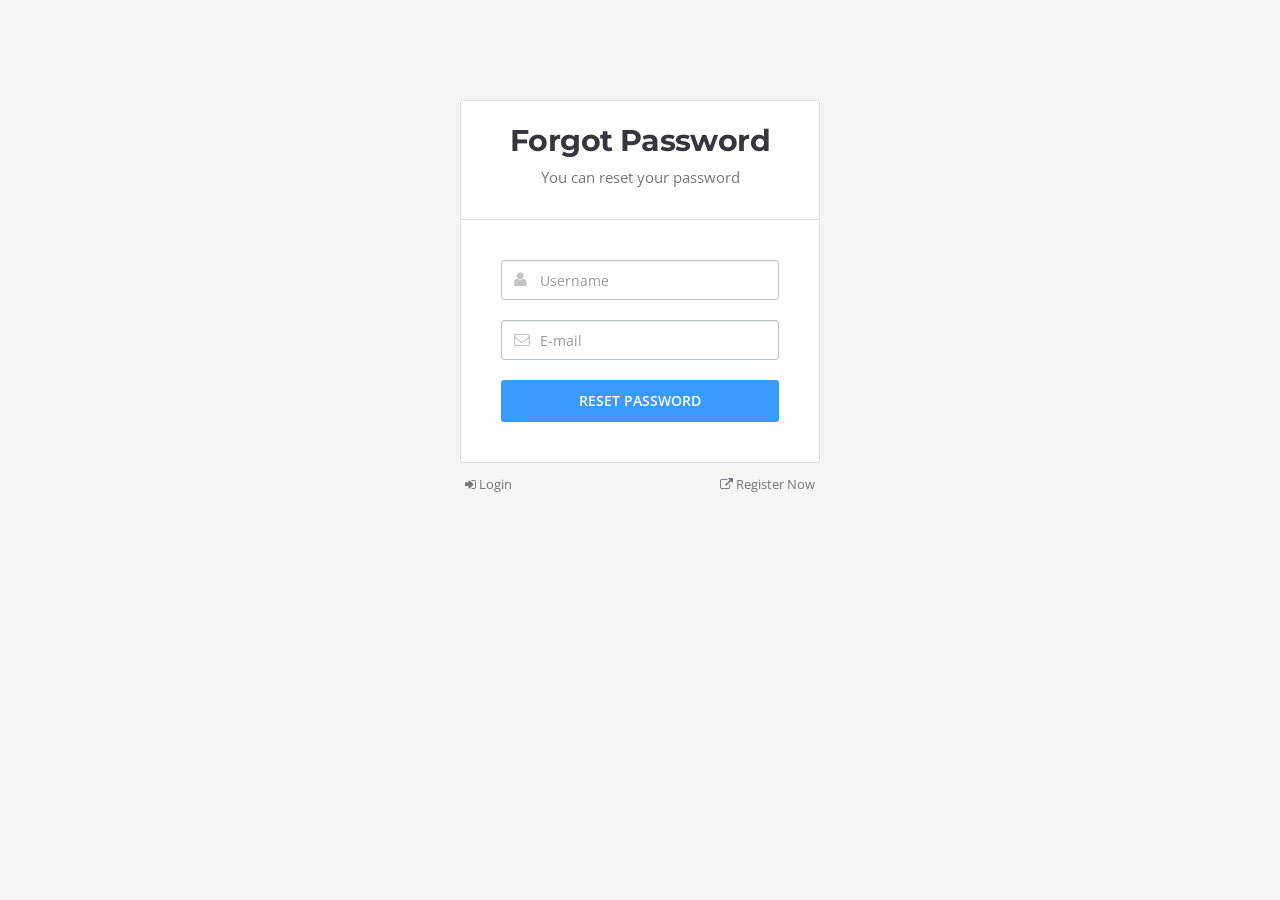
<file: forgot-password.html>
<!DOCTYPE html>
<html lang="en">
  <head>
  <meta charset="utf-8">
  <meta http-equiv="X-UA-Compatible" content="IE=edge">
  <meta name="viewport" content="width=device-width, initial-scale=1">
  <meta name="description" content="Kode is a Premium Bootstrap Admin Template, It's responsive, clean coded and mobile friendly">
  <meta name="keywords" content="bootstrap, admin, dashboard, flat admin template, responsive," />
  <title>Kode - Premium Bootstrap Admin Template</title>

  <!-- ========== Css Files ========== -->
  <link href="css/root.css" rel="stylesheet">
  <style type="text/css">
    body{background: #F5F5F5;}
  </style>
  </head>
  <body>

    <div class="login-form">
      <form action="index.html">
        <div class="top">
          <h1>Forgot Password</h1>
          <h4>You can reset your password</h4>
        </div>
        <div class="form-area">
          <div class="group">
            <input type="text" class="form-control" placeholder="Username">
            <i class="fa fa-user"></i>
          </div>
          <div class="group">
            <input type="text" class="form-control" placeholder="E-mail">
            <i class="fa fa-envelope-o"></i>
          </div>
          <button type="submit" class="btn btn-default btn-block">RESET PASSWORD</button>
        </div>
      </form>
      <div class="footer-links row">
        <div class="col-xs-6"><a href="#"><i class="fa fa-sign-in"></i> Login</a></div>
        <div class="col-xs-6 text-right"><a href="#"><i class="fa fa-external-link"></i> Register Now</a></div>
      </div>
    </div>

</body>
</html>
</file>
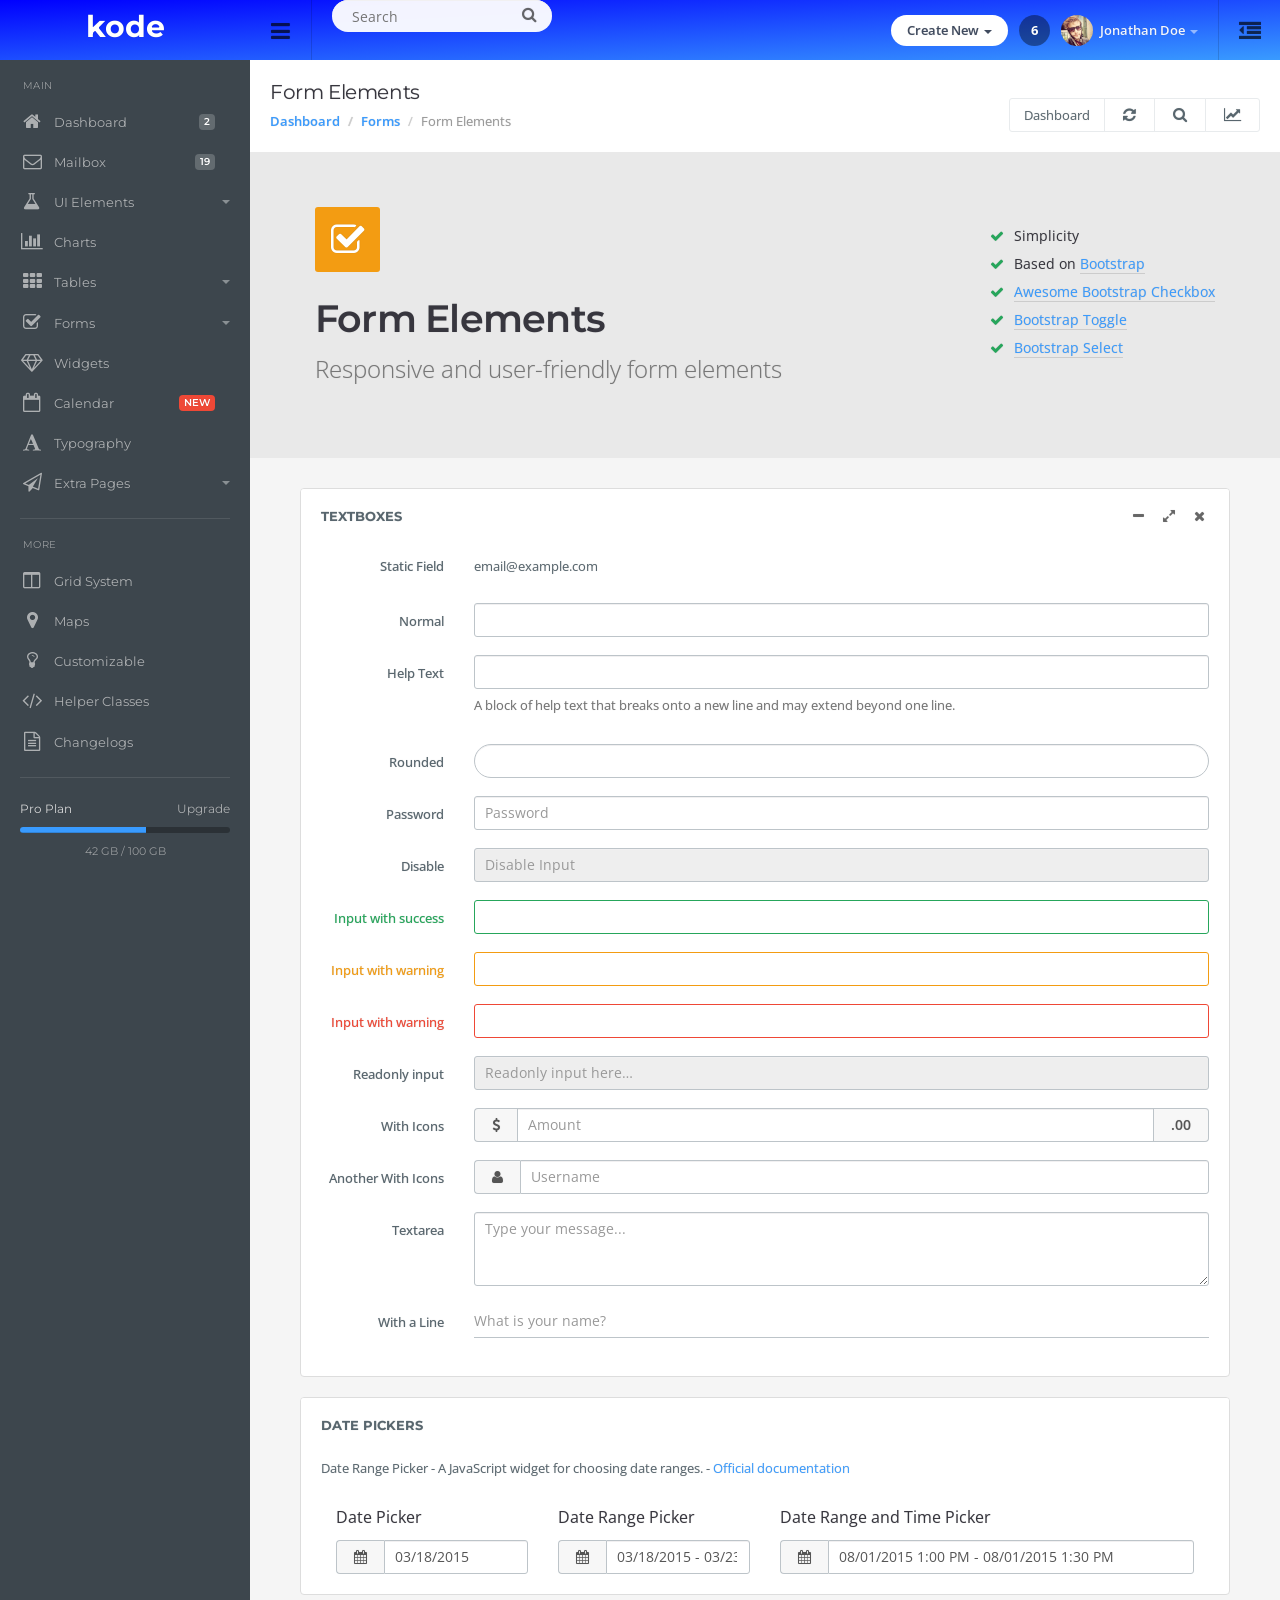
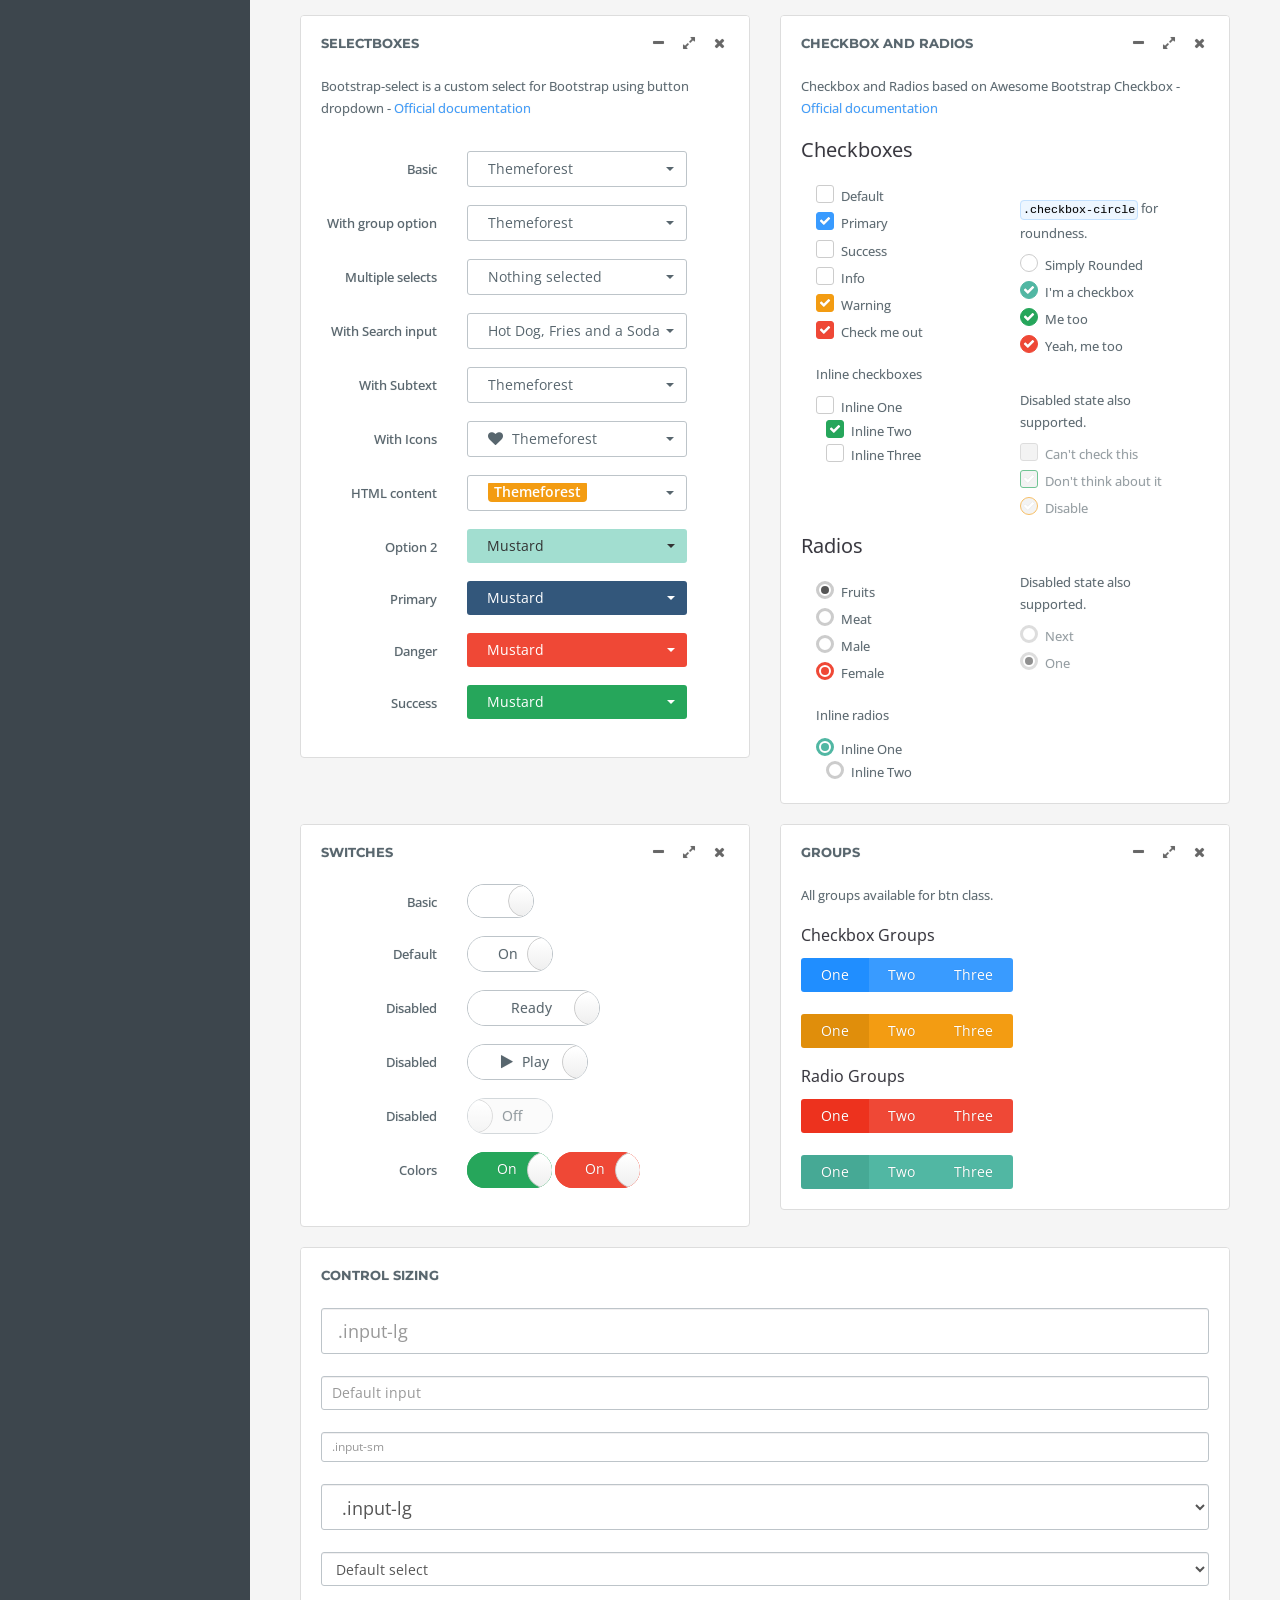
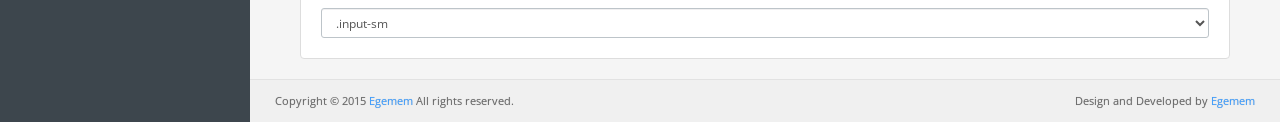
<file: form-elements.html>
<!DOCTYPE html>
<html lang="en">
  <head>
  <meta charset="utf-8">
  <meta http-equiv="X-UA-Compatible" content="IE=edge">
  <meta name="viewport" content="width=device-width, initial-scale=1">
  <meta name="description" content="Kode is a Premium Bootstrap Admin Template, It's responsive, clean coded and mobile friendly">
  <meta name="keywords" content="bootstrap, admin, dashboard, flat admin template, responsive," />
  <title>Kode - Premium Bootstrap Admin Template</title>

  <!-- ========== Css Files ========== -->
  <link href="css/root.css" rel="stylesheet">

  </head>
  <body>
  <!-- Start Page Loading -->
  <div class="loading"><img src="img/loading.gif" alt="loading-img"></div>
  <!-- End Page Loading -->
 <!-- //////////////////////////////////////////////////////////////////////////// --> 
  <!-- START TOP -->
  <div id="top" class="clearfix">

  	<!-- Start App Logo -->
  	<div class="applogo">
  		<a href="index.html" class="logo">kode</a>
  	</div>
  	<!-- End App Logo -->

    <!-- Start Sidebar Show Hide Button -->
    <a href="#" class="sidebar-open-button"><i class="fa fa-bars"></i></a>
    <a href="#" class="sidebar-open-button-mobile"><i class="fa fa-bars"></i></a>
    <!-- End Sidebar Show Hide Button -->

    <!-- Start Searchbox -->
    <form class="searchform">
      <input type="text" class="searchbox" id="searchbox" placeholder="Search">
      <span class="searchbutton"><i class="fa fa-search"></i></span>
    </form>
    <!-- End Searchbox -->

    <!-- Start Top Menu -->
    <ul class="topmenu">
      <li><a href="#">Files</a></li>
      <li><a href="#">Authors</a></li>
      <li class="dropdown">
        <a href="#" data-toggle="dropdown" class="dropdown-toggle">My Files <span class="caret"></span></a>
        <ul class="dropdown-menu">
          <li><a href="#">Videos</a></li>
          <li><a href="#">Pictures</a></li>
          <li><a href="#">Blog Posts</a></li>
        </ul>
      </li>
    </ul>
    <!-- End Top Menu -->

    <!-- Start Sidepanel Show-Hide Button -->
    <a href="#sidepanel" class="sidepanel-open-button"><i class="fa fa-outdent"></i></a>
    <!-- End Sidepanel Show-Hide Button -->

    <!-- Start Top Right -->
    <ul class="top-right">

    <li class="dropdown link">
      <a href="#" data-toggle="dropdown" class="dropdown-toggle hdbutton">Create New <span class="caret"></span></a>
        <ul class="dropdown-menu dropdown-menu-list">
          <li><a href="#"><i class="fa falist fa-paper-plane-o"></i>Product or Item</a></li>
          <li><a href="#"><i class="fa falist fa-font"></i>Blog Post</a></li>
          <li><a href="#"><i class="fa falist fa-file-image-o"></i>Image Gallery</a></li>
          <li><a href="#"><i class="fa falist fa-file-video-o"></i>Video Gallery</a></li>
        </ul>
    </li>

    <li class="link">
      <a href="#" class="notifications">6</a>
    </li>

    <li class="dropdown link">
      <a href="#" data-toggle="dropdown" class="dropdown-toggle profilebox"><img src="img/profileimg.png" alt="img"><b>Jonathan Doe</b><span class="caret"></span></a>
        <ul class="dropdown-menu dropdown-menu-list dropdown-menu-right">
          <li role="presentation" class="dropdown-header">Profile</li>
          <li><a href="#"><i class="fa falist fa-inbox"></i>Inbox<span class="badge label-danger">4</span></a></li>
          <li><a href="#"><i class="fa falist fa-file-o"></i>Files</a></li>
          <li><a href="#"><i class="fa falist fa-wrench"></i>Settings</a></li>
          <li class="divider"></li>
          <li><a href="#"><i class="fa falist fa-lock"></i> Lockscreen</a></li>
          <li><a href="#"><i class="fa falist fa-power-off"></i> Logout</a></li>
        </ul>
    </li>

    </ul>
    <!-- End Top Right -->

  </div>
  <!-- END TOP -->
 <!-- //////////////////////////////////////////////////////////////////////////// --> 


<!-- //////////////////////////////////////////////////////////////////////////// --> 
<!-- START SIDEBAR -->
<div class="sidebar clearfix">

<ul class="sidebar-panel nav">
  <li class="sidetitle">MAIN</li>
  <li><a href="index.html"><span class="icon color5"><i class="fa fa-home"></i></span>Dashboard<span class="label label-default">2</span></a></li>
  <li><a href="mailbox.html"><span class="icon color6"><i class="fa fa-envelope-o"></i></span>Mailbox<span class="label label-default">19</span></a></li>
  <li><a href="#"><span class="icon color7"><i class="fa fa-flask"></i></span>UI Elements<span class="caret"></span></a>
    <ul>
      <li><a href="icons.html">Icons</a></li>
      <li><a href="tabs.html">Tabs</a></li>
      <li><a href="buttons.html">Buttons</a></li>
      <li><a href="panels.html">Panels</a></li>
      <li><a href="notifications.html">Notifications</a></li>
      <li><a href="modal-boxes.html">Modal Boxes</a></li>
      <li><a href="progress-bars.html">Progress Bars</a></li>
      <li><a href="others.html">Others<span class="label label-danger">NEW</span></a></li>
    </ul>
  </li>
  <li><a href="charts.html"><span class="icon color8"><i class="fa fa-bar-chart"></i></span>Charts</a></li>
  <li><a href="#"><span class="icon color9"><i class="fa fa-th"></i></span>Tables<span class="caret"></span></a>
    <ul>
      <li><a href="basic-table.html">Basic Tables</a></li>
      <li><a href="data-table.html">Data Tables</a></li>
    </ul>
  </li>
  <li><a href="#"><span class="icon color10"><i class="fa fa-check-square-o"></i></span>Forms<span class="caret"></span></a>
    <ul>
      <li><a href="form-elements.html">Form Elements</a></li>
      <li><a href="layouts.html">Form Layouts</a></li>
      <li><a href="text-editors.html">Text Editors</a></li>
    </ul>
  </li>
  <li><a href="widgets.html"><span class="icon color11"><i class="fa fa-diamond"></i></span>Widgets</a></li>
  <li><a href="calendar.html"><span class="icon color8"><i class="fa fa-calendar-o"></i></span>Calendar<span class="label label-danger">NEW</span></a></li>
  <li><a href="typography.html"><span class="icon color12"><i class="fa fa-font"></i></span>Typography</a></li>
  <li><a href="#"><span class="icon color14"><i class="fa fa-paper-plane-o"></i></span>Extra Pages<span class="caret"></span></a>
    <ul>
      <li><a href="social-profile.html">Social Profile</a></li>
      <li><a href="invoice.html">Invoice<span class="label label-danger">NEW</span></a></li>
      <li><a href="login.html">Login Page</a></li>
      <li><a href="register.html">Register</a></li>
      <li><a href="forgot-password.html">Forgot Password</a></li>
      <li><a href="lockscreen.html">Lockscreen</a></li>
      <li><a href="blank.html">Blank Page</a></li>
      <li><a href="contact.html">Contact</a></li>
      <li><a href="404.html">404 Page</a></li>
      <li><a href="500.html">500 Page</a></li>
    </ul>
  </li>
</ul>

<ul class="sidebar-panel nav">
  <li class="sidetitle">MORE</li>
  <li><a href="grid.html"><span class="icon color15"><i class="fa fa-columns"></i></span>Grid System</a></li>
  <li><a href="maps.html"><span class="icon color7"><i class="fa fa-map-marker"></i></span>Maps</a></li>
  <li><a href="customizable.html"><span class="icon color10"><i class="fa fa-lightbulb-o"></i></span>Customizable</a></li>
  <li><a href="helper-classes.html"><span class="icon color8"><i class="fa fa-code"></i></span>Helper Classes</a></li>
  <li><a href="changelogs.html"><span class="icon color12"><i class="fa fa-file-text-o"></i></span>Changelogs</a></li>
</ul>

<div class="sidebar-plan">
  Pro Plan<a href="#" class="link">Upgrade</a>
  <div class="progress">
  <div class="progress-bar" role="progressbar" aria-valuenow="60" aria-valuemin="0" aria-valuemax="100" style="width: 60%;">
  </div>
</div>
<span class="space">42 GB / 100 GB</span>
</div>

</div>
<!-- END SIDEBAR -->
<!-- //////////////////////////////////////////////////////////////////////////// --> 


 <!-- //////////////////////////////////////////////////////////////////////////// --> 
<!-- START CONTENT -->
<div class="content">

  <!-- Start Page Header -->
  <div class="page-header">
    <h1 class="title">Form Elements</h1>
      <ol class="breadcrumb">
        <li><a href="index.html">Dashboard</a></li>
        <li><a href="#">Forms</a></li>
        <li class="active">Form Elements</li>
      </ol>

    <!-- Start Page Header Right Div -->
    <div class="right">
      <div class="btn-group" role="group" aria-label="...">
        <a href="index.html" class="btn btn-light">Dashboard</a>
        <a href="#" class="btn btn-light"><i class="fa fa-refresh"></i></a>
        <a href="#" class="btn btn-light"><i class="fa fa-search"></i></a>
        <a href="#" class="btn btn-light" id="topstats"><i class="fa fa-line-chart"></i></a>
      </div>
    </div>
    <!-- End Page Header Right Div -->

  </div>
  <!-- End Page Header -->

  <!-- Start Presentation -->
  <div class="row presentation">

    <div class="col-lg-8 col-md-6 titles">
      <span class="icon color9-bg"><i class="fa fa-check-square-o"></i></span>
      <h1>Form Elements</h1>
      <h4>Responsive and user-friendly form elements</h4>
    </div>

    <div class="col-lg-4 col-md-6">
      <ul class="list-unstyled list">
        <li><i class="fa fa-check"></i>Simplicity<li>
        <li><i class="fa fa-check"></i>Based on <a href="http://getbootstrap.com/" target="_blank">Bootstrap</a><li>
        <li><i class="fa fa-check"></i><a href="https://github.com/flatlogic/awesome-bootstrap-checkbox" target="_blank">Awesome Bootstrap Checkbox</a><li>
        <li><i class="fa fa-check"></i><a href="http://www.bootstraptoggle.com/" target="_blank">Bootstrap Toggle</a><li>
        <li><i class="fa fa-check"></i><a href="http://silviomoreto.github.io/bootstrap-select/" target="_blank">Bootstrap Select</a><li>
      </ul>
    </div>

  </div>
  <!-- End Presentation -->


 <!-- //////////////////////////////////////////////////////////////////////////// --> 
<!-- START CONTAINER -->
<div class="container-padding">


  
  <!-- Start Row -->
  <div class="row">

    <div class="col-md-12">
      <div class="panel panel-default">

        <div class="panel-title">
          Textboxes
          <ul class="panel-tools">
            <li><a class="icon minimise-tool"><i class="fa fa-minus"></i></a></li>
            <li><a class="icon expand-tool"><i class="fa fa-expand"></i></a></li>
            <li><a class="icon closed-tool"><i class="fa fa-times"></i></a></li>
          </ul>
        </div>

            <div class="panel-body">
              <form class="form-horizontal">

                <div class="form-group">
                  <label class="col-sm-2 control-label form-label">Static Field</label>
                  <div class="col-sm-10">
                    <p class="form-control-static">email@example.com</p>
                  </div>
                </div>

                <div class="form-group">
                  <label for="input002" class="col-sm-2 control-label form-label">Normal</label>
                  <div class="col-sm-10">
                    <input type="text" class="form-control" id="input002">
                  </div>
                </div>

                <div class="form-group">
                  <label for="input001" class="col-sm-2 control-label form-label">Help Text</label>
                  <div class="col-sm-10">
                    <input type="text" class="form-control" id="input001">
                    <span id="helpBlock" class="help-block">A block of help text that breaks onto a new line and may extend beyond one line.</span>
                  </div>
                </div>

                <div class="form-group">
                  <label for="input2" class="col-sm-2 control-label form-label">Rounded</label>
                  <div class="col-sm-10">
                    <input type="text" class="form-control form-control-radius" id="input2">
                  </div>
                </div>

                <div class="form-group">
                  <label for="input3" class="col-sm-2 control-label form-label">Password</label>
                  <div class="col-sm-10">
                    <input type="password" class="form-control" id="input3" placeholder="Password">
                  </div>
                </div>

                <div class="form-group">
                  <label for="input4" class="col-sm-2 control-label form-label">Disable</label>
                  <div class="col-sm-10">
                    <input type="text" class="form-control" id="input4" placeholder="Disable Input" disabled>
                  </div>
                </div>

                <div class="form-group has-success">
                  <label for="input6" class="col-sm-2 control-label form-label">Input with success</label>
                  <div class="col-sm-10">
                      <input type="text" class="form-control" id="input6">
                  </div>
                </div>

                <div class="form-group has-warning">
                  <label for="input7" class="col-sm-2 control-label form-label">Input with warning</label>
                  <div class="col-sm-10">
                      <input type="text" class="form-control" id="input7">
                  </div>
                </div>

                <div class="form-group has-error">
                  <label for="input8" class="col-sm-2 control-label form-label">Input with warning</label>
                  <div class="col-sm-10">
                      <input type="text" class="form-control" id="input8">
                  </div>
                </div>

                <div class="form-group">
                  <label class="col-sm-2 control-label form-label">Readonly input</label>
                  <div class="col-sm-10">
                    <input class="form-control" type="text" placeholder="Readonly input here…" readonly>
                  </div>
                </div>

                <div class="form-group">
                  <label for="exampleInputAmount" class="col-sm-2 control-label form-label">With Icons</label>
                  <div class="col-sm-10">
                    <label class="sr-only" for="exampleInputAmount">Amount (in dollars)</label>
                    <div class="input-group">
                      <div class="input-group-addon"><i class="fa fa-usd"></i></div>
                      <input type="text" class="form-control" id="exampleInputAmount" placeholder="Amount">
                      <div class="input-group-addon">.00</div>
                    </div>
                  </div>
                </div>

                <div class="form-group">
                  <label for="exampleInputAmount2" class="col-sm-2 control-label form-label">Another With Icons</label>
                  <div class="col-sm-10">
                    <label class="sr-only" for="exampleInputAmount2">Login</label>
                    <div class="input-group">
                      <div class="input-group-addon"><i class="fa fa-user"></i></div>
                      <input type="text" class="form-control" id="exampleInputAmount2" placeholder="Username">
                    </div>
                  </div>
                </div>

                <div class="form-group">
                  <label class="col-sm-2 control-label form-label">Textarea</label>
                  <div class="col-sm-10">
                      <textarea class="form-control" rows="3" id="textarea1" placeholder="Type your message..."></textarea>
                  </div>
                </div>

                <div class="form-group">
                  <label class="col-sm-2 control-label form-label">With a Line</label>
                  <div class="col-sm-10">
                    <input type="text" class="form-control form-control-line" placeholder="What is your name?">
                  </div>
                </div>


              </form> 

            </div>

      </div>
    </div>

  </div>
  <!-- End Row -->



  <!-- Start Row -->
  <div class="row">
    <div class="col-md-12">
      <div class="panel panel-default">
        <div class="panel-title">Date Pickers</div>
            <div class="panel-body">

              <p>Date Range Picker - A JavaScript widget for choosing date ranges. - <a href="http://www.daterangepicker.com/" target="_blank">Official documentation</a></p>

              <div class="col-md-12 col-lg-3">
                <h5>Date Picker</h5>
                 <form class="form-horizontal">
                   <fieldset>
                    <div class="control-group">
                      <div class="controls">
                       <div class="input-prepend input-group">
                         <span class="add-on input-group-addon"><i class="fa fa-calendar"></i></span>
                         <input type="text" id="date-picker" class="form-control" value="03/18/2015"/> 
                       </div>
                      </div>
                    </div>
                   </fieldset>
                 </form>
              </div>
              
              <div class="col-md-12 col-lg-3">
                <h5>Date Range Picker</h5>
                 <form class="form-horizontal">
                   <fieldset>
                    <div class="control-group">
                      <div class="controls">
                       <div class="input-prepend input-group">
                         <span class="add-on input-group-addon"><i class="fa fa-calendar"></i></span>
                         <input type="text" id="date-range-picker" class="form-control" value="03/18/2015 - 03/23/2015" /> 
                       </div>
                      </div>
                    </div>
                   </fieldset>
                 </form>
              </div>
              
              <div class="col-md-12 col-lg-6">
                <h5>Date Range and Time Picker</h5>
                 <form class="form-horizontal">
                   <fieldset>
                    <div class="control-group">
                      <div class="controls">
                       <div class="input-prepend input-group">
                         <span class="add-on input-group-addon"><i class="fa fa-calendar"></i></span>
                         <input type="text" id="date-range-and-time-picker" class="form-control" value="08/01/2015 1:00 PM - 08/01/2015 1:30 PM"  class="span4"/>
                       </div>
                      </div>
                    </div>
                   </fieldset>
                 </form>
              </div>
              

            </div>
      </div>
    </div>
  </div>
  <!-- End Row -->



  
  <!-- Start Row -->
  <div class="row">

    <div class="col-md-12 col-lg-6">
      <div class="panel panel-default">

        <div class="panel-title">
          Selectboxes
          <ul class="panel-tools">
            <li><a class="icon minimise-tool"><i class="fa fa-minus"></i></a></li>
            <li><a class="icon expand-tool"><i class="fa fa-expand"></i></a></li>
            <li><a class="icon closed-tool"><i class="fa fa-times"></i></a></li>
          </ul>
        </div>

            <div class="panel-body">

              <p>Bootstrap-select is a custom select for Bootstrap using button dropdown - <a href="http://silviomoreto.github.io/bootstrap-select" target="_blank">Official documentation</a><br><br></p>

              <form class="form-horizontal">

                <div class="form-group">
                  <label class="col-sm-4 control-label form-label">Basic</label>
                  <div class="col-sm-8">
                    <select class="selectpicker">
                        <option>Themeforest</option>
                        <option>Codecanyon</option>
                        <option>Photodune</option>
                        <option>Graphicriver</option>
                        <option>Activeden</option>
                      </select>                  
                  </div>
                </div>

                <div class="form-group">
                  <label class="col-sm-4 control-label form-label">With group option</label>
                  <div class="col-sm-8">
                   <select class="selectpicker">
                      <optgroup label="Marketplace">
                        <option>Themeforest</option>
                        <option>Codecanyon</option>
                        <option>Photodune</option>
                        <option>Graphicriver</option>
                        <option>Activeden</option>
                      </optgroup>
                      <optgroup label="Community">
                        <option>Forums</option>
                        <option>Blog</option>
                        <option>Meetups</option>
                      </optgroup>
                    </select>                             
                  </div>
                </div>

                <div class="form-group">
                  <label class="col-sm-4 control-label form-label">Multiple selects</label>
                  <div class="col-sm-8">
                    <select class="selectpicker" multiple>
                        <option>Themeforest</option>
                        <option>Codecanyon</option>
                        <option>Photodune</option>
                        <option>Graphicriver</option>
                        <option>Activeden</option>
                      </select>
                  </div>
                </div>

                <div class="form-group">
                  <label class="col-sm-4 control-label form-label">With Search input</label>
                  <div class="col-sm-8">
                    <select class="selectpicker" data-live-search="true">
                      <option>Hot Dog, Fries and a Soda</option>
                      <option>Burger, Shake and a Smile</option>
                      <option>Sugar, Spice and all things nice</option>
                    </select>
                  </div>
                </div>

                <div class="form-group">
                  <label class="col-sm-4 control-label form-label">With Subtext</label>
                  <div class="col-sm-8">
                    <select class="selectpicker">
                        <option data-subtext="Theme">Themeforest</option>
                        <option data-subtext="Codes">Codecanyon</option>
                        <option data-subtext="Design">Graphicriver</option>
                      </select>                  
                  </div>
                </div>

                <div class="form-group">
                  <label class="col-sm-4 control-label form-label">With Icons</label>
                  <div class="col-sm-8">
                    <select class="selectpicker">
                        <option data-icon="fa fa-heart">Themeforest</option>
                        <option data-icon="fa fa-flask">Codecanyon</option>
                        <option data-icon="fa fa-fire">Graphicriver</option>
                      </select>                  
                  </div>
                </div>

                <div class="form-group">
                  <label class="col-sm-4 control-label form-label">HTML content</label>
                  <div class="col-sm-8">
                    <select class="selectpicker">
                        <option data-content="<span class='label label-warning'>Themeforest</span>">Themeforest</option>
                        <option data-content="<span class='label label-danger'>Codecanyon</span>">Codecanyon</option>
                        <option data-content="<span class='label label-success'>Graphicriver</span>">Graphicriver</option>
                      </select>                  
                  </div>
                </div>

              </form> 


              <form class="form-horizontal">

                <div class="form-group">
                  <label class="col-sm-4 control-label form-label">Option 2</label>
                  <div class="col-sm-8">
                    <select class="selectpicker" data-style="btn-option2">
                        <option>Mustard</option>
                        <option>Ketchup</option>
                        <option>Relish</option>
                      </select>                  
                  </div>
                </div>

                <div class="form-group">
                  <label class="col-sm-4 control-label form-label">Primary</label>
                  <div class="col-sm-8">
                    <select class="selectpicker" data-style="btn-primary">
                        <option>Mustard</option>
                        <option>Ketchup</option>
                        <option>Relish</option>
                      </select>                  
                  </div>
                </div>

                <div class="form-group">
                  <label class="col-sm-4 control-label form-label">Danger</label>
                  <div class="col-sm-8">
                    <select class="selectpicker" data-style="btn-danger">
                        <option>Mustard</option>
                        <option>Ketchup</option>
                        <option>Relish</option>
                      </select>                  
                  </div>
                </div>

                <div class="form-group">
                  <label class="col-sm-4 control-label form-label">Success</label>
                  <div class="col-sm-8">
                    <select class="selectpicker" data-style="btn-success">
                        <option>Mustard</option>
                        <option>Ketchup</option>
                        <option>Relish</option>
                      </select>                  
                  </div>
                </div>

              </form> 


            </div>

      </div>
    </div>



    <div class="col-md-12 col-lg-6">
      <div class="panel panel-default">

        <div class="panel-title">
          Checkbox and Radios
          <ul class="panel-tools">
            <li><a class="icon minimise-tool"><i class="fa fa-minus"></i></a></li>
            <li><a class="icon expand-tool"><i class="fa fa-expand"></i></a></li>
            <li><a class="icon closed-tool"><i class="fa fa-times"></i></a></li>
          </ul>
        </div>

            <div class="panel-body">
              <p>Checkbox and Radios based on Awesome Bootstrap Checkbox - <a href="https://github.com/flatlogic/awesome-bootstrap-checkbox" target="_blank">Official documentation</a></p>
              <h4>Checkboxes</h4>
              <div class="col-md-6">

                    <div class="checkbox">
                        <input id="checkbox101" type="checkbox">
                        <label for="checkbox101">
                            Default
                        </label>
                    </div>
                    <div class="checkbox checkbox-primary">
                        <input id="checkbox102" type="checkbox" checked>
                        <label for="checkbox102">
                            Primary
                        </label>
                    </div>
                    <div class="checkbox checkbox-success">
                        <input id="checkbox103" type="checkbox">
                        <label for="checkbox103">
                            Success
                        </label>
                    </div>
                    <div class="checkbox checkbox-info">
                        <input id="checkbox104" type="checkbox">
                        <label for="checkbox104">
                            Info
                        </label>
                    </div>
                    <div class="checkbox checkbox-warning">
                        <input id="checkbox105" type="checkbox" checked>
                        <label for="checkbox105">
                            Warning
                        </label>
                    </div>
                    <div class="checkbox checkbox-danger">
                        <input id="checkbox106" type="checkbox" checked>
                        <label for="checkbox106">
                            Check me out
                        </label>
                    </div>
                    <p class="margin-t-20">Inline checkboxes</p>
                    <div class="checkbox checkbox-inline">
                        <input type="checkbox" id="inlineCheckbox11" value="option1">
                        <label for="inlineCheckbox11"> Inline One </label>
                    </div>
                    <div class="checkbox checkbox-success checkbox-inline">
                        <input type="checkbox" id="inlineCheckbox12" value="option1" checked>
                        <label for="inlineCheckbox12"> Inline Two </label>
                    </div>
                    <div class="checkbox checkbox-inline">
                        <input type="checkbox" id="inlineCheckbox13" value="option1">
                        <label for="inlineCheckbox13"> Inline Three </label>
                    </div>


              </div>

              <div class="col-md-6">

                    <p>
                        <br><code>.checkbox-circle</code> for roundness.
                    </p>
                    <div class="checkbox checkbox-circle">
                        <input id="checkbox77" type="checkbox">
                        <label for="checkbox77">
                            Simply Rounded
                        </label>
                    </div>
                    <div class="checkbox checkbox-info checkbox-circle">
                        <input id="checkbox88" type="checkbox" checked>
                        <label for="checkbox88">
                            I'm a checkbox
                        </label>
                    </div>
                    <div class="checkbox checkbox-success checkbox-circle">
                        <input id="checkbox55" type="checkbox" checked>
                        <label for="checkbox55">
                            Me too
                        </label>
                    </div>
                    <div class="checkbox checkbox-danger checkbox-circle">
                        <input id="checkbox66" type="checkbox" checked>
                        <label for="checkbox66">
                            Yeah, me too
                        </label>
                    </div>

                    <p>
                        <br>Disabled state also supported.
                    </p>
                    <div class="checkbox">
                        <input id="checkbox9" type="checkbox" disabled>
                        <label for="checkbox9">
                            Can't check this
                        </label>
                    </div>
                    <div class="checkbox checkbox-success">
                        <input id="checkbox10" type="checkbox" disabled checked>
                        <label for="checkbox10">
                            Don't think about it
                        </label>
                    </div>
                    <div class="checkbox checkbox-warning checkbox-circle">
                        <input id="checkbox11" type="checkbox" disabled checked>
                        <label for="checkbox11">
                            Disable
                        </label>
                    </div>

              </div>

              <h4>Radios</h4>
              <div class="col-md-6">
                    <div class="radio">
                        <input type="radio" name="radio1" id="radio1" value="option1" checked>
                        <label for="radio1">
                            Fruits
                        </label>
                    </div>
                    <div class="radio radio-warning">
                        <input type="radio" name="radio1" id="radio2" value="option2">
                        <label for="radio2">
                            Meat
                        </label>
                    </div>
                    <div class="radio radio-danger">
                        <input type="radio" name="radio2" id="radio3" value="option1">
                        <label for="radio3">
                            Male
                        </label>
                    </div>
                    <div class="radio radio-danger">
                        <input type="radio" name="radio2" id="radio4" value="option2" checked>
                        <label for="radio4">
                            Female
                        </label>
                    </div>

                    <p class="margin-t-20">Inline radios</p>
                    
                    <div class="radio radio-info radio-inline">
                        <input type="radio" id="inlineRadio1" value="option1" name="radioInline" checked>
                        <label for="inlineRadio1"> Inline One </label>
                    </div>
                    <div class="radio radio-inline">
                        <input type="radio" id="inlineRadio2" value="option1" name="radioInline">
                        <label for="inlineRadio2"> Inline Two </label>
                    </div>
              </div>


              <div class="col-md-6">
                    <p>Disabled state also supported.</p>
                    <div class="radio radio-danger">
                        <input type="radio" name="radio3" id="radio5" value="option1" disabled>
                        <label for="radio5">
                            Next
                        </label>
                    </div>
                    <div class="radio">
                        <input type="radio" name="radio3" id="radio6" value="option2" checked disabled>
                        <label for="radio6">
                            One
                        </label>
                    </div>
              </div>


            </div>

      </div>
    </div>



  </div>
  <!-- End Row -->




  
  <!-- Start Row -->
  <div class="row">

    <div class="col-md-6">
      <div class="panel panel-default">

        <div class="panel-title">
          Switches
          <ul class="panel-tools">
            <li><a class="icon minimise-tool"><i class="fa fa-minus"></i></a></li>
            <li><a class="icon expand-tool"><i class="fa fa-expand"></i></a></li>
            <li><a class="icon closed-tool"><i class="fa fa-times"></i></a></li>
          </ul>
        </div>

            <div class="panel-body">
              <form class="form-horizontal">
                
                  
                <div class="form-group">
                  <label class="col-sm-4 control-label form-label">Basic</label>
                  <div class="col-sm-8">
                    <input type="checkbox" checked data-toggle="toggle" data-on=" " data-off=" ">
                  </div>
                </div>
                  
                <div class="form-group">
                  <label class="col-sm-4 control-label form-label">Default</label>
                  <div class="col-sm-8">
                    <input type="checkbox" checked data-toggle="toggle">
                  </div>
                </div>

                <div class="form-group">
                  <label class="col-sm-4 control-label form-label">Disabled</label>
                  <div class="col-sm-8">
                    <input type="checkbox" checked data-toggle="toggle" data-on="Ready" data-off="Not Ready">
                  </div>
                </div>

                <div class="form-group">
                  <label class="col-sm-4 control-label form-label">Disabled</label>
                  <div class="col-sm-8">
                    <input type="checkbox" checked data-toggle="toggle" data-on="<i class='fa fa-play'></i> Play" data-off="<i class='fa fa-pause'></i> Pause">
                  </div>
                </div>

                <div class="form-group">
                  <label class="col-sm-4 control-label form-label">Disabled</label>
                  <div class="col-sm-8">
                    <input type="checkbox" disabled data-toggle="toggle">
                  </div>
                </div>
                  
                <div class="form-group">
                  <label class="col-sm-4 control-label form-label">Colors</label>
                  <div class="col-sm-8">
                    <input type="checkbox" checked data-toggle="toggle" data-onstyle="success">
                    <input type="checkbox" checked data-toggle="toggle" data-onstyle="danger">
                  </div>
                </div>


              </form> 

            </div>

      </div>
    </div>




    <div class="col-md-6">

      <div class="panel panel-default">

        <div class="panel-title">
          Groups
          <ul class="panel-tools">
            <li><a class="icon minimise-tool"><i class="fa fa-minus"></i></a></li>
            <li><a class="icon expand-tool"><i class="fa fa-expand"></i></a></li>
            <li><a class="icon closed-tool"><i class="fa fa-times"></i></a></li>
          </ul>
        </div>

            <div class="panel-body">
              <p>All groups available for btn class.</p>
              <h5>Checkbox Groups</h5>
                  <div class="btn-group" data-toggle="buttons">
                    <label class="btn btn-default active">
                      <input type="checkbox"> One
                    </label>
                    <label class="btn btn-default">
                      <input type="checkbox"> Two
                    </label>
                    <label class="btn btn-default">
                      <input type="checkbox"> Three
                    </label>
                  </div>
              <br><br>
                  <div class="btn-group" data-toggle="buttons">
                    <label class="btn btn-warning active">
                      <input type="checkbox"> One
                    </label>
                    <label class="btn btn-warning">
                      <input type="checkbox"> Two
                    </label>
                    <label class="btn btn-warning">
                      <input type="checkbox"> Three
                    </label>
                  </div>

              <h5>Radio Groups</h5>
                  <div class="btn-group" data-toggle="buttons">
                    <label class="btn btn-danger active">
                      <input type="radio" name="options" id="option1"> One
                    </label>
                    <label class="btn btn-danger">
                      <input type="radio" name="options" id="option2"> Two
                    </label>
                    <label class="btn btn-danger">
                      <input type="radio" name="options" id="option3"> Three
                    </label>
                  </div>
              <br><br>
                  <div class="btn-group" data-toggle="buttons">
                    <label class="btn btn-info active">
                      <input type="radio" name="options" id="option11"> One
                    </label>
                    <label class="btn btn-info">
                      <input type="radio" name="options" id="option12"> Two
                    </label>
                    <label class="btn btn-info">
                      <input type="radio" name="options" id="option13"> Three
                    </label>
                  </div>

            </div>

      </div>

    </div>





  </div>
  <!-- End Row -->





  <!-- Start Row -->
  <div class="row">
  </div>
  <!-- End Row -->

  <!-- Start Row -->
  <div class="row">
    <div class="col-md-12">
      <div class="panel panel-default">
        <div class="panel-title">Control Sizing</div>
            <div class="panel-body">

                <form>
                  <div class="controls">
                    <input class="form-control input-lg" type="text" placeholder=".input-lg"><br>
                    <input type="text" class="form-control" placeholder="Default input"><br>
                    <input class="form-control input-sm" type="text" placeholder=".input-sm"><br>

                    <select class="form-control input-lg">
                      <option value="">.input-lg</option>
                    </select>
                    <br>
                    <select class="form-control">
                      <option value="">Default select</option>
                    </select>
                    <br>
                    <select class="form-control input-sm">
                      <option value="">.input-sm</option>
                    </select>
                  </div>
                </form>

            </div>
      </div>
    </div>
  </div>
  <!-- End Row -->





</div>
<!-- END CONTAINER -->
 <!-- //////////////////////////////////////////////////////////////////////////// --> 


<!-- Start Footer -->
<div class="row footer">
  <div class="col-md-6 text-left">
  Copyright © 2015 <a href="http://themeforest.net/user/egemem/portfolio" target="_blank">Egemem</a> All rights reserved.
  </div>
  <div class="col-md-6 text-right">
    Design and Developed by <a href="http://themeforest.net/user/egemem/portfolio" target="_blank">Egemem</a>
  </div> 
</div>
<!-- End Footer -->


</div>
<!-- End Content -->
 <!-- //////////////////////////////////////////////////////////////////////////// --> 

<!-- //////////////////////////////////////////////////////////////////////////// --> 
<!-- START SIDEPANEL -->
<div role="tabpanel" class="sidepanel">

  <!-- Nav tabs -->
  <ul class="nav nav-tabs" role="tablist">
    <li role="presentation" class="active"><a href="#today" aria-controls="today" role="tab" data-toggle="tab">TODAY</a></li>
    <li role="presentation"><a href="#tasks" aria-controls="tasks" role="tab" data-toggle="tab">TASKS</a></li>
    <li role="presentation"><a href="#chat" aria-controls="chat" role="tab" data-toggle="tab">CHAT</a></li>
  </ul>

  <!-- Tab panes -->
  <div class="tab-content">

    <!-- Start Today -->
    <div role="tabpanel" class="tab-pane active" id="today">

      <div class="sidepanel-m-title">
        Today
        <span class="left-icon"><a href="#"><i class="fa fa-refresh"></i></a></span>
        <span class="right-icon"><a href="#"><i class="fa fa-file-o"></i></a></span>
      </div>

      <div class="gn-title">NEW</div>

      <ul class="list-w-title">
        <li>
          <a href="#">
            <span class="label label-danger">ORDER</span>
            <span class="date">9 hours ago</span>
            <h4>New Jacket 2.0</h4>
            Etiam auctor porta augue sit amet facilisis. Sed libero nisi, scelerisque.
          </a>
        </li>
        <li>
          <a href="#">
            <span class="label label-success">COMMENT</span>
            <span class="date">14 hours ago</span>
            <h4>Bill Jackson</h4>
            Etiam auctor porta augue sit amet facilisis. Sed libero nisi, scelerisque.
          </a>
        </li>
        <li>
          <a href="#">
            <span class="label label-info">MEETING</span>
            <span class="date">at 2:30 PM</span>
            <h4>Developer Team</h4>
            Etiam auctor porta augue sit amet facilisis. Sed libero nisi, scelerisque.
          </a>
        </li>
        <li>
          <a href="#">
            <span class="label label-warning">EVENT</span>
            <span class="date">3 days left</span>
            <h4>Birthday Party</h4>
            Etiam auctor porta augue sit amet facilisis. Sed libero nisi, scelerisque.
          </a>
        </li>
      </ul>

    </div>
    <!-- End Today -->

    <!-- Start Tasks -->
    <div role="tabpanel" class="tab-pane" id="tasks">

      <div class="sidepanel-m-title">
        To-do List
        <span class="left-icon"><a href="#"><i class="fa fa-pencil"></i></a></span>
        <span class="right-icon"><a href="#"><i class="fa fa-trash"></i></a></span>
      </div>

      <div class="gn-title">TODAY</div>

      <ul class="todo-list">
        <li class="checkbox checkbox-primary">
          <input id="checkboxside1" type="checkbox"><label for="checkboxside1">Add new products</label>
        </li>
        
        <li class="checkbox checkbox-primary">
          <input id="checkboxside2" type="checkbox"><label for="checkboxside2"><b>May 12, 6:30 pm</b> Meeting with Team</label>
        </li>
        
        <li class="checkbox checkbox-warning">
          <input id="checkboxside3" type="checkbox"><label for="checkboxside3">Design Facebook page</label>
        </li>
        
        <li class="checkbox checkbox-info">
          <input id="checkboxside4" type="checkbox"><label for="checkboxside4">Send Invoice to customers</label>
        </li>
        
        <li class="checkbox checkbox-danger">
          <input id="checkboxside5" type="checkbox"><label for="checkboxside5">Meeting with developer team</label>
        </li>
      </ul>

      <div class="gn-title">TOMORROW</div>
      <ul class="todo-list">
        <li class="checkbox checkbox-warning">
          <input id="checkboxside6" type="checkbox"><label for="checkboxside6">Redesign our company blog</label>
        </li>
        
        <li class="checkbox checkbox-success">
          <input id="checkboxside7" type="checkbox"><label for="checkboxside7">Finish client work</label>
        </li>
        
        <li class="checkbox checkbox-info">
          <input id="checkboxside8" type="checkbox"><label for="checkboxside8">Call Johnny from Developer Team</label>
        </li>

      </ul>
    </div>    
    <!-- End Tasks -->

    <!-- Start Chat -->
    <div role="tabpanel" class="tab-pane" id="chat">

      <div class="sidepanel-m-title">
        Friend List
        <span class="left-icon"><a href="#"><i class="fa fa-pencil"></i></a></span>
        <span class="right-icon"><a href="#"><i class="fa fa-trash"></i></a></span>
      </div>

      <div class="gn-title">ONLINE MEMBERS (3)</div>
      <ul class="group">
        <li class="member"><a href="#"><img src="img/profileimg.png" alt="img"><b>Allice Mingham</b>Los Angeles</a><span class="status online"></span></li>
        <li class="member"><a href="#"><img src="img/profileimg2.png" alt="img"><b>James Throwing</b>Las Vegas</a><span class="status busy"></span></li>
        <li class="member"><a href="#"><img src="img/profileimg3.png" alt="img"><b>Fred Stonefield</b>New York</a><span class="status away"></span></li>
        <li class="member"><a href="#"><img src="img/profileimg4.png" alt="img"><b>Chris M. Johnson</b>California</a><span class="status online"></span></li>
      </ul>

      <div class="gn-title">OFFLINE MEMBERS (8)</div>
     <ul class="group">
        <li class="member"><a href="#"><img src="img/profileimg5.png" alt="img"><b>Allice Mingham</b>Los Angeles</a><span class="status offline"></span></li>
        <li class="member"><a href="#"><img src="img/profileimg6.png" alt="img"><b>James Throwing</b>Las Vegas</a><span class="status offline"></span></li>
      </ul>

      <form class="search">
        <input type="text" class="form-control" placeholder="Search a Friend...">
      </form>
    </div>
    <!-- End Chat -->

  </div>

</div>
<!-- END SIDEPANEL -->
<!-- //////////////////////////////////////////////////////////////////////////// --> 


<!-- ================================================
jQuery Library
================================================ -->
<script type="text/javascript" src="js/jquery.min.js"></script>

<!-- ================================================
Bootstrap Core JavaScript File
================================================ -->
<script src="js/bootstrap/bootstrap.min.js"></script>

<!-- ================================================
Plugin.js - Some Specific JS codes for Plugin Settings
================================================ -->
<script type="text/javascript" src="js/plugins.js"></script>

<!-- ================================================
Bootstrap Select
================================================ -->
<script type="text/javascript" src="js/bootstrap-select/bootstrap-select.js"></script>

<!-- ================================================
Bootstrap Toggle
================================================ -->
<script type="text/javascript" src="js/bootstrap-toggle/bootstrap-toggle.min.js"></script>

<!-- ================================================
Moment.js
================================================ -->
<script type="text/javascript" src="js/moment/moment.min.js"></script>

<!-- ================================================
Bootstrap Date Range Picker
================================================ -->
<script type="text/javascript" src="js/date-range-picker/daterangepicker.js"></script>


<!-- Basic Date Range Picker -->
<script type="text/javascript">
$(document).ready(function() {
  $('#date-range-picker').daterangepicker(null, function(start, end, label) {
    console.log(start.toISOString(), end.toISOString(), label);
  });
});
</script>

<!-- Basic Single Date Picker -->
<script type="text/javascript">
$(document).ready(function() {
  $('#date-picker').daterangepicker({ singleDatePicker: true }, function(start, end, label) {
    console.log(start.toISOString(), end.toISOString(), label);
  });
});
</script>

<!-- Date Range and Time Picker -->
<script type="text/javascript">
$(document).ready(function() {
  $('#date-range-and-time-picker').daterangepicker({
    timePicker: true,
    timePickerIncrement: 30,
    format: 'MM/DD/YYYY h:mm A'
  }, function(start, end, label) {
    console.log(start.toISOString(), end.toISOString(), label);
  });
});
</script>

</body>
</html>
</file>
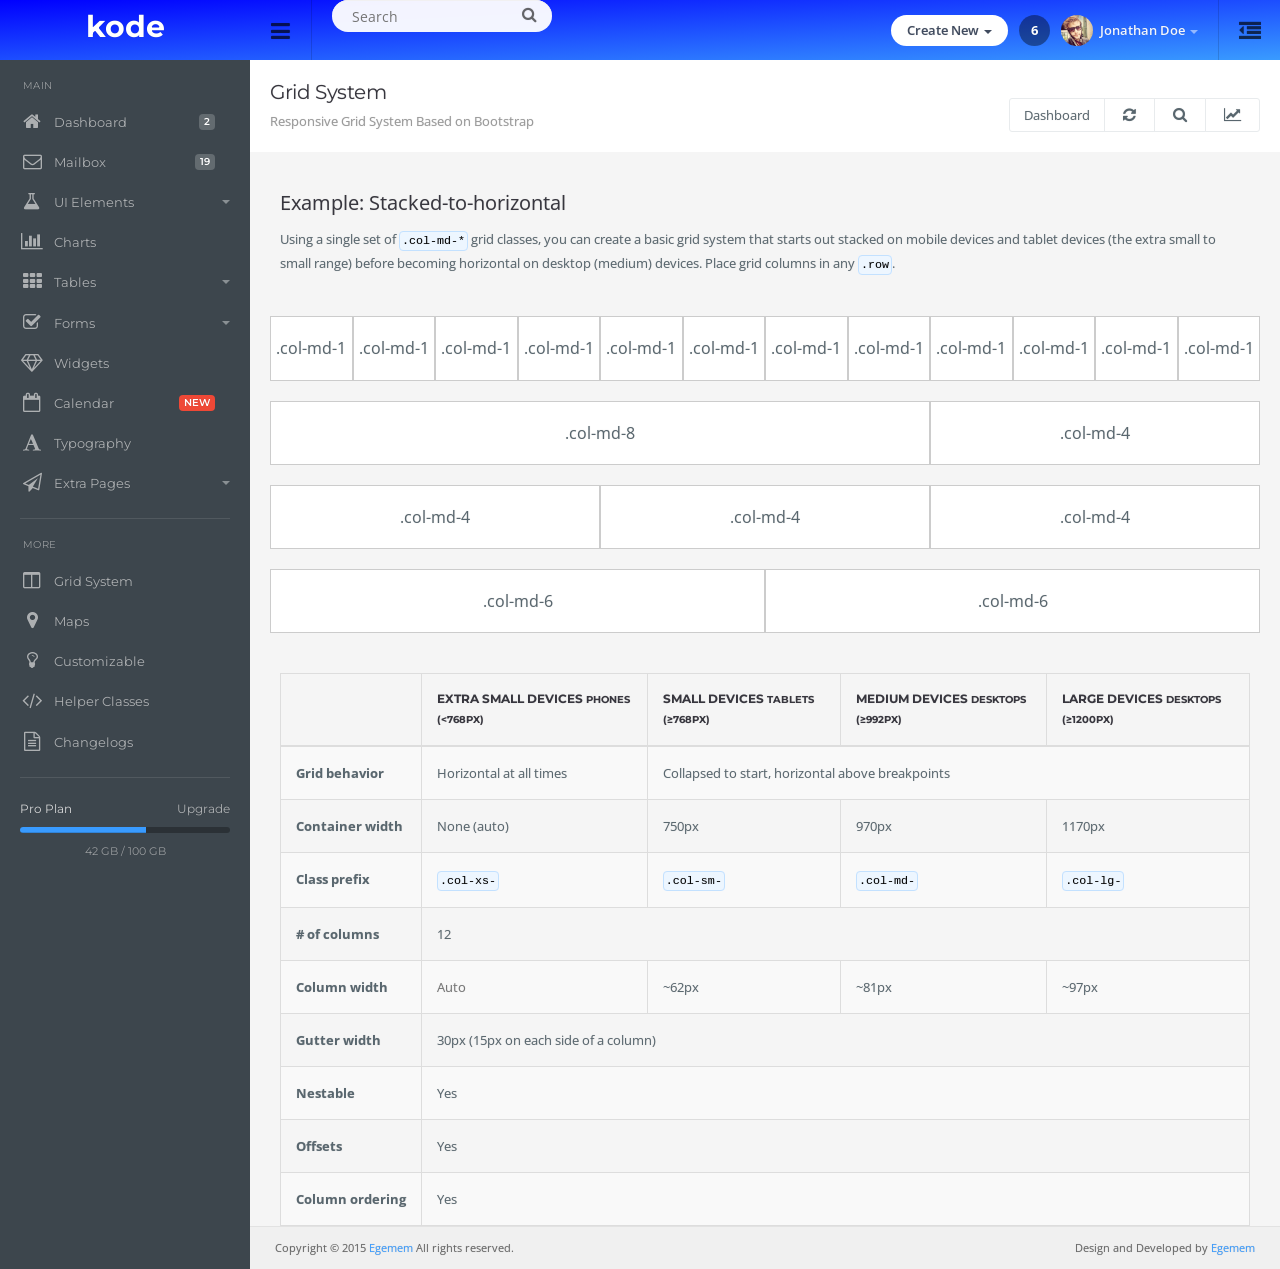
<file: grid.html>
<!DOCTYPE html>
<html lang="en">
  <head>
  <meta charset="utf-8">
  <meta http-equiv="X-UA-Compatible" content="IE=edge">
  <meta name="viewport" content="width=device-width, initial-scale=1">
  <meta name="description" content="Kode is a Premium Bootstrap Admin Template, It's responsive, clean coded and mobile friendly">
  <meta name="keywords" content="bootstrap, admin, dashboard, flat admin template, responsive," />
  <title>Kode - Premium Bootstrap Admin Template</title>

  <!-- ========== Css Files ========== -->
  <link href="css/root.css" rel="stylesheet">

  </head>
  <body>
  <!-- Start Page Loading -->
  <div class="loading"><img src="img/loading.gif" alt="loading-img"></div>
  <!-- End Page Loading -->
 <!-- //////////////////////////////////////////////////////////////////////////// --> 
  <!-- START TOP -->
  <div id="top" class="clearfix">

  	<!-- Start App Logo -->
  	<div class="applogo">
  		<a href="index.html" class="logo">kode</a>
  	</div>
  	<!-- End App Logo -->

    <!-- Start Sidebar Show Hide Button -->
    <a href="#" class="sidebar-open-button"><i class="fa fa-bars"></i></a>
    <a href="#" class="sidebar-open-button-mobile"><i class="fa fa-bars"></i></a>
    <!-- End Sidebar Show Hide Button -->

    <!-- Start Searchbox -->
    <form class="searchform">
      <input type="text" class="searchbox" id="searchbox" placeholder="Search">
      <span class="searchbutton"><i class="fa fa-search"></i></span>
    </form>
    <!-- End Searchbox -->

    <!-- Start Top Menu -->
    <ul class="topmenu">
      <li><a href="#">Files</a></li>
      <li><a href="#">Authors</a></li>
      <li class="dropdown">
        <a href="#" data-toggle="dropdown" class="dropdown-toggle">My Files <span class="caret"></span></a>
        <ul class="dropdown-menu">
          <li><a href="#">Videos</a></li>
          <li><a href="#">Pictures</a></li>
          <li><a href="#">Blog Posts</a></li>
        </ul>
      </li>
    </ul>
    <!-- End Top Menu -->

    <!-- Start Sidepanel Show-Hide Button -->
    <a href="#sidepanel" class="sidepanel-open-button"><i class="fa fa-outdent"></i></a>
    <!-- End Sidepanel Show-Hide Button -->

    <!-- Start Top Right -->
    <ul class="top-right">

    <li class="dropdown link">
      <a href="#" data-toggle="dropdown" class="dropdown-toggle hdbutton">Create New <span class="caret"></span></a>
        <ul class="dropdown-menu dropdown-menu-list">
          <li><a href="#"><i class="fa falist fa-paper-plane-o"></i>Product or Item</a></li>
          <li><a href="#"><i class="fa falist fa-font"></i>Blog Post</a></li>
          <li><a href="#"><i class="fa falist fa-file-image-o"></i>Image Gallery</a></li>
          <li><a href="#"><i class="fa falist fa-file-video-o"></i>Video Gallery</a></li>
        </ul>
    </li>

    <li class="link">
      <a href="#" class="notifications">6</a>
    </li>

    <li class="dropdown link">
      <a href="#" data-toggle="dropdown" class="dropdown-toggle profilebox"><img src="img/profileimg.png" alt="img"><b>Jonathan Doe</b><span class="caret"></span></a>
        <ul class="dropdown-menu dropdown-menu-list dropdown-menu-right">
          <li role="presentation" class="dropdown-header">Profile</li>
          <li><a href="#"><i class="fa falist fa-inbox"></i>Inbox<span class="badge label-danger">4</span></a></li>
          <li><a href="#"><i class="fa falist fa-file-o"></i>Files</a></li>
          <li><a href="#"><i class="fa falist fa-wrench"></i>Settings</a></li>
          <li class="divider"></li>
          <li><a href="#"><i class="fa falist fa-lock"></i> Lockscreen</a></li>
          <li><a href="#"><i class="fa falist fa-power-off"></i> Logout</a></li>
        </ul>
    </li>

    </ul>
    <!-- End Top Right -->

  </div>
  <!-- END TOP -->
 <!-- //////////////////////////////////////////////////////////////////////////// --> 


<!-- //////////////////////////////////////////////////////////////////////////// --> 
<!-- START SIDEBAR -->
<div class="sidebar clearfix">

<ul class="sidebar-panel nav">
  <li class="sidetitle">MAIN</li>
  <li><a href="index.html"><span class="icon color5"><i class="fa fa-home"></i></span>Dashboard<span class="label label-default">2</span></a></li>
  <li><a href="mailbox.html"><span class="icon color6"><i class="fa fa-envelope-o"></i></span>Mailbox<span class="label label-default">19</span></a></li>
  <li><a href="#"><span class="icon color7"><i class="fa fa-flask"></i></span>UI Elements<span class="caret"></span></a>
    <ul>
      <li><a href="icons.html">Icons</a></li>
      <li><a href="tabs.html">Tabs</a></li>
      <li><a href="buttons.html">Buttons</a></li>
      <li><a href="panels.html">Panels</a></li>
      <li><a href="notifications.html">Notifications</a></li>
      <li><a href="modal-boxes.html">Modal Boxes</a></li>
      <li><a href="progress-bars.html">Progress Bars</a></li>
      <li><a href="others.html">Others<span class="label label-danger">NEW</span></a></li>
    </ul>
  </li>
  <li><a href="charts.html"><span class="icon color8"><i class="fa fa-bar-chart"></i></span>Charts</a></li>
  <li><a href="#"><span class="icon color9"><i class="fa fa-th"></i></span>Tables<span class="caret"></span></a>
    <ul>
      <li><a href="basic-table.html">Basic Tables</a></li>
      <li><a href="data-table.html">Data Tables</a></li>
    </ul>
  </li>
  <li><a href="#"><span class="icon color10"><i class="fa fa-check-square-o"></i></span>Forms<span class="caret"></span></a>
    <ul>
      <li><a href="form-elements.html">Form Elements</a></li>
      <li><a href="layouts.html">Form Layouts</a></li>
      <li><a href="text-editors.html">Text Editors</a></li>
    </ul>
  </li>
  <li><a href="widgets.html"><span class="icon color11"><i class="fa fa-diamond"></i></span>Widgets</a></li>
  <li><a href="calendar.html"><span class="icon color8"><i class="fa fa-calendar-o"></i></span>Calendar<span class="label label-danger">NEW</span></a></li>
  <li><a href="typography.html"><span class="icon color12"><i class="fa fa-font"></i></span>Typography</a></li>
  <li><a href="#"><span class="icon color14"><i class="fa fa-paper-plane-o"></i></span>Extra Pages<span class="caret"></span></a>
    <ul>
      <li><a href="social-profile.html">Social Profile</a></li>
      <li><a href="invoice.html">Invoice<span class="label label-danger">NEW</span></a></li>
      <li><a href="login.html">Login Page</a></li>
      <li><a href="register.html">Register</a></li>
      <li><a href="forgot-password.html">Forgot Password</a></li>
      <li><a href="lockscreen.html">Lockscreen</a></li>
      <li><a href="blank.html">Blank Page</a></li>
      <li><a href="contact.html">Contact</a></li>
      <li><a href="404.html">404 Page</a></li>
      <li><a href="500.html">500 Page</a></li>
    </ul>
  </li>
</ul>

<ul class="sidebar-panel nav">
  <li class="sidetitle">MORE</li>
  <li><a href="grid.html"><span class="icon color15"><i class="fa fa-columns"></i></span>Grid System</a></li>
  <li><a href="maps.html"><span class="icon color7"><i class="fa fa-map-marker"></i></span>Maps</a></li>
  <li><a href="customizable.html"><span class="icon color10"><i class="fa fa-lightbulb-o"></i></span>Customizable</a></li>
  <li><a href="helper-classes.html"><span class="icon color8"><i class="fa fa-code"></i></span>Helper Classes</a></li>
  <li><a href="changelogs.html"><span class="icon color12"><i class="fa fa-file-text-o"></i></span>Changelogs</a></li>
</ul>

<div class="sidebar-plan">
  Pro Plan<a href="#" class="link">Upgrade</a>
  <div class="progress">
  <div class="progress-bar" role="progressbar" aria-valuenow="60" aria-valuemin="0" aria-valuemax="100" style="width: 60%;">
  </div>
</div>
<span class="space">42 GB / 100 GB</span>
</div>

</div>
<!-- END SIDEBAR -->
<!-- //////////////////////////////////////////////////////////////////////////// --> 


 <!-- //////////////////////////////////////////////////////////////////////////// --> 
<!-- START CONTENT -->
<div class="content">

  <!-- Start Page Header -->
  <div class="page-header">
    <h1 class="title">Grid System</h1>
      <ol class="breadcrumb">
        <li class="active">Responsive Grid System Based on Bootstrap</li>
      </ol>

    <!-- Start Page Header Right Div -->
    <div class="right">
      <div class="btn-group" role="group" aria-label="...">
        <a href="index.html" class="btn btn-light">Dashboard</a>
        <a href="#" class="btn btn-light"><i class="fa fa-refresh"></i></a>
        <a href="#" class="btn btn-light"><i class="fa fa-search"></i></a>
        <a href="#" class="btn btn-light" id="topstats"><i class="fa fa-line-chart"></i></a>
      </div>
    </div>
    <!-- End Page Header Right Div -->

  </div>
  <!-- End Page Header -->

 <!-- //////////////////////////////////////////////////////////////////////////// --> 
<!-- START CONTAINER -->
<div class="container-default">


  <div class="row margin-b-30">
    <div class="col-md-12">
      <h4>Example: Stacked-to-horizontal</h4>
      <p class="padding-b-30">Using a single set of <code>.col-md-*</code> grid classes, you can create a basic grid system that starts out stacked on mobile devices and tablet devices (the extra small to small range) before becoming horizontal on desktop (medium) devices. Place grid columns in any <code>.row</code>.</p>
    </div>


      <div class="row doc-grid">
        <div class="col-md-1">.col-md-1</div>
        <div class="col-md-1">.col-md-1</div>
        <div class="col-md-1">.col-md-1</div>
        <div class="col-md-1">.col-md-1</div>
        <div class="col-md-1">.col-md-1</div>
        <div class="col-md-1">.col-md-1</div>
        <div class="col-md-1">.col-md-1</div>
        <div class="col-md-1">.col-md-1</div>
        <div class="col-md-1">.col-md-1</div>
        <div class="col-md-1">.col-md-1</div>
        <div class="col-md-1">.col-md-1</div>
        <div class="col-md-1">.col-md-1</div>
      </div>
      <div class="row doc-grid">
        <div class="col-md-8">.col-md-8</div>
        <div class="col-md-4">.col-md-4</div>
      </div>
      <div class="row doc-grid">
        <div class="col-md-4">.col-md-4</div>
        <div class="col-md-4">.col-md-4</div>
        <div class="col-md-4">.col-md-4</div>
      </div>
      <div class="row doc-grid">
        <div class="col-md-6">.col-md-6</div>
        <div class="col-md-6">.col-md-6</div>
      </div>  


  </div>






  <div class="table-responsive">
    <table class="table table-bordered table-striped">
      <thead>
        <tr>
          <th></th>
          <th>
            Extra small devices
            <small>Phones (&lt;768px)</small>
          </th>
          <th>
            Small devices
            <small>Tablets (&ge;768px)</small>
          </th>
          <th>
            Medium devices
            <small>Desktops (&ge;992px)</small>
          </th>
          <th>
            Large devices
            <small>Desktops (&ge;1200px)</small>
          </th>
        </tr>
      </thead>
      <tbody>
        <tr>
          <th class="text-nowrap" scope="row">Grid behavior</th>
          <td>Horizontal at all times</td>
          <td colspan="3">Collapsed to start, horizontal above breakpoints</td>
        </tr>
        <tr>
          <th class="text-nowrap" scope="row">Container width</th>
          <td>None (auto)</td>
          <td>750px</td>
          <td>970px</td>
          <td>1170px</td>
        </tr>
        <tr>
          <th class="text-nowrap" scope="row">Class prefix</th>
          <td><code>.col-xs-</code></td>
          <td><code>.col-sm-</code></td>
          <td><code>.col-md-</code></td>
          <td><code>.col-lg-</code></td>
        </tr>
        <tr>
          <th class="text-nowrap" scope="row"># of columns</th>
          <td colspan="4">12</td>
        </tr>
        <tr>
          <th class="text-nowrap" scope="row">Column width</th>
          <td class="text-muted">Auto</td>
          <td>~62px</td>
          <td>~81px</td>
          <td>~97px</td>
        </tr>
        <tr>
          <th class="text-nowrap" scope="row">Gutter width</th>
          <td colspan="4">30px (15px on each side of a column)</td>
        </tr>
        <tr>
          <th class="text-nowrap" scope="row">Nestable</th>
          <td colspan="4">Yes</td>
        </tr>
        <tr>
          <th class="text-nowrap" scope="row">Offsets</th>
          <td colspan="4">Yes</td>
        </tr>
        <tr>
          <th class="text-nowrap" scope="row">Column ordering</th>
          <td colspan="4">Yes</td>
        </tr>
      </tbody>
    </table>
  </div>




</div>
<!-- END CONTAINER -->
 <!-- //////////////////////////////////////////////////////////////////////////// --> 


<!-- Start Footer -->
<div class="row footer">
  <div class="col-md-6 text-left">
  Copyright © 2015 <a href="http://themeforest.net/user/egemem/portfolio" target="_blank">Egemem</a> All rights reserved.
  </div>
  <div class="col-md-6 text-right">
    Design and Developed by <a href="http://themeforest.net/user/egemem/portfolio" target="_blank">Egemem</a>
  </div> 
</div>
<!-- End Footer -->


</div>
<!-- End Content -->
 <!-- //////////////////////////////////////////////////////////////////////////// --> 

<!-- //////////////////////////////////////////////////////////////////////////// --> 
<!-- START SIDEPANEL -->
<div role="tabpanel" class="sidepanel">

  <!-- Nav tabs -->
  <ul class="nav nav-tabs" role="tablist">
    <li role="presentation" class="active"><a href="#today" aria-controls="today" role="tab" data-toggle="tab">TODAY</a></li>
    <li role="presentation"><a href="#tasks" aria-controls="tasks" role="tab" data-toggle="tab">TASKS</a></li>
    <li role="presentation"><a href="#chat" aria-controls="chat" role="tab" data-toggle="tab">CHAT</a></li>
  </ul>

  <!-- Tab panes -->
  <div class="tab-content">

    <!-- Start Today -->
    <div role="tabpanel" class="tab-pane active" id="today">

      <div class="sidepanel-m-title">
        Today
        <span class="left-icon"><a href="#"><i class="fa fa-refresh"></i></a></span>
        <span class="right-icon"><a href="#"><i class="fa fa-file-o"></i></a></span>
      </div>

      <div class="gn-title">NEW</div>

      <ul class="list-w-title">
        <li>
          <a href="#">
            <span class="label label-danger">ORDER</span>
            <span class="date">9 hours ago</span>
            <h4>New Jacket 2.0</h4>
            Etiam auctor porta augue sit amet facilisis. Sed libero nisi, scelerisque.
          </a>
        </li>
        <li>
          <a href="#">
            <span class="label label-success">COMMENT</span>
            <span class="date">14 hours ago</span>
            <h4>Bill Jackson</h4>
            Etiam auctor porta augue sit amet facilisis. Sed libero nisi, scelerisque.
          </a>
        </li>
        <li>
          <a href="#">
            <span class="label label-info">MEETING</span>
            <span class="date">at 2:30 PM</span>
            <h4>Developer Team</h4>
            Etiam auctor porta augue sit amet facilisis. Sed libero nisi, scelerisque.
          </a>
        </li>
        <li>
          <a href="#">
            <span class="label label-warning">EVENT</span>
            <span class="date">3 days left</span>
            <h4>Birthday Party</h4>
            Etiam auctor porta augue sit amet facilisis. Sed libero nisi, scelerisque.
          </a>
        </li>
      </ul>

    </div>
    <!-- End Today -->

    <!-- Start Tasks -->
    <div role="tabpanel" class="tab-pane" id="tasks">

      <div class="sidepanel-m-title">
        To-do List
        <span class="left-icon"><a href="#"><i class="fa fa-pencil"></i></a></span>
        <span class="right-icon"><a href="#"><i class="fa fa-trash"></i></a></span>
      </div>

      <div class="gn-title">TODAY</div>

      <ul class="todo-list">
        <li class="checkbox checkbox-primary">
          <input id="checkboxside1" type="checkbox"><label for="checkboxside1">Add new products</label>
        </li>
        
        <li class="checkbox checkbox-primary">
          <input id="checkboxside2" type="checkbox"><label for="checkboxside2"><b>May 12, 6:30 pm</b> Meeting with Team</label>
        </li>
        
        <li class="checkbox checkbox-warning">
          <input id="checkboxside3" type="checkbox"><label for="checkboxside3">Design Facebook page</label>
        </li>
        
        <li class="checkbox checkbox-info">
          <input id="checkboxside4" type="checkbox"><label for="checkboxside4">Send Invoice to customers</label>
        </li>
        
        <li class="checkbox checkbox-danger">
          <input id="checkboxside5" type="checkbox"><label for="checkboxside5">Meeting with developer team</label>
        </li>
      </ul>

      <div class="gn-title">TOMORROW</div>
      <ul class="todo-list">
        <li class="checkbox checkbox-warning">
          <input id="checkboxside6" type="checkbox"><label for="checkboxside6">Redesign our company blog</label>
        </li>
        
        <li class="checkbox checkbox-success">
          <input id="checkboxside7" type="checkbox"><label for="checkboxside7">Finish client work</label>
        </li>
        
        <li class="checkbox checkbox-info">
          <input id="checkboxside8" type="checkbox"><label for="checkboxside8">Call Johnny from Developer Team</label>
        </li>

      </ul>
    </div>    
    <!-- End Tasks -->

    <!-- Start Chat -->
    <div role="tabpanel" class="tab-pane" id="chat">

      <div class="sidepanel-m-title">
        Friend List
        <span class="left-icon"><a href="#"><i class="fa fa-pencil"></i></a></span>
        <span class="right-icon"><a href="#"><i class="fa fa-trash"></i></a></span>
      </div>

      <div class="gn-title">ONLINE MEMBERS (3)</div>
      <ul class="group">
        <li class="member"><a href="#"><img src="img/profileimg.png" alt="img"><b>Allice Mingham</b>Los Angeles</a><span class="status online"></span></li>
        <li class="member"><a href="#"><img src="img/profileimg2.png" alt="img"><b>James Throwing</b>Las Vegas</a><span class="status busy"></span></li>
        <li class="member"><a href="#"><img src="img/profileimg3.png" alt="img"><b>Fred Stonefield</b>New York</a><span class="status away"></span></li>
        <li class="member"><a href="#"><img src="img/profileimg4.png" alt="img"><b>Chris M. Johnson</b>California</a><span class="status online"></span></li>
      </ul>

      <div class="gn-title">OFFLINE MEMBERS (8)</div>
     <ul class="group">
        <li class="member"><a href="#"><img src="img/profileimg5.png" alt="img"><b>Allice Mingham</b>Los Angeles</a><span class="status offline"></span></li>
        <li class="member"><a href="#"><img src="img/profileimg6.png" alt="img"><b>James Throwing</b>Las Vegas</a><span class="status offline"></span></li>
      </ul>

      <form class="search">
        <input type="text" class="form-control" placeholder="Search a Friend...">
      </form>
    </div>
    <!-- End Chat -->

  </div>

</div>
<!-- END SIDEPANEL -->
<!-- //////////////////////////////////////////////////////////////////////////// --> 



<!-- ================================================
jQuery Library
================================================ -->
<script type="text/javascript" src="js/jquery.min.js"></script>

<!-- ================================================
Bootstrap Core JavaScript File
================================================ -->
<script src="js/bootstrap/bootstrap.min.js"></script>

<!-- ================================================
Plugin.js - Some Specific JS codes for Plugin Settings
================================================ -->
<script type="text/javascript" src="js/plugins.js"></script>



</body>
</html>
</file>
<file: css/root.css>
/*================================================================================
	Item Name: Kode
	Description: Premium Bootstrap Admin Template
	Author: Egemen Kapusuz
	Author URL: http://www.themeforest.net/user/egemem
================================================================================*/

/* ================================================
Google Web Fonts
================================================ */
/* Montserrat */
@import url(http://fonts.googleapis.com/css?family=Montserrat:400,700);
/* Open Sans */
@import url(http://fonts.googleapis.com/css?family=Open+Sans:300italic,400italic,600italic,700italic,800italic,400,600,700,800,300);

/* === Icons === */
/* Font Awesome */
@import url('font-awesome.min.css');

/* ================================================
Main Css
================================================ */
/* Bootstrap Main Css File (unedited) */
@import url('bootstrap.css');

/* Theme Style */
@import url('style.css');

/* Responsive Style */
@import url('responsive.css');

/* Shortcuts Css Codes */
@import url('shortcuts.css');

/* ================================================
Plugin Css
================================================ */
/* Awesome Bootstrap Checkbox */
@import url('plugin/awesome-bootstrap-checkbox/awesome-bootstrap-checkbox.css');

/* Bootstrap Select */
@import url('plugin/bootstrap-select/bootstrap-select.css');

/* Bootstrap Select */
@import url('plugin/bootstrap-toggle/bootstrap-toggle.min.css');

/* Bootstrap wysihtml5 */
@import url('plugin/bootstrap-wysihtml5/bootstrap-wysihtml5.css');

/* Summernote */
@import url('plugin/summernote/summernote.css');
@import url('plugin/summernote/summernote-bs3.css');

/* Sweet Alert */
@import url('plugin/sweet-alert/sweet-alert.css');

/* Data Tables */
@import url('plugin/datatables/datatables.css');

/* Chartist */
@import url('plugin/chartist/chartist.min.css');

/* Rickshaw */
@import url('plugin/rickshaw/rickshaw.css');
@import url('plugin/rickshaw/detail.css');
@import url('plugin/rickshaw/graph.css');
@import url('plugin/rickshaw/legend.css');

/* Date Range Picker */
@import url('plugin/date-range-picker/daterangepicker-bs3.css');

/* Full Calendar */
@import url('plugin/fullcalendar/fullcalendar.css');
</file>
